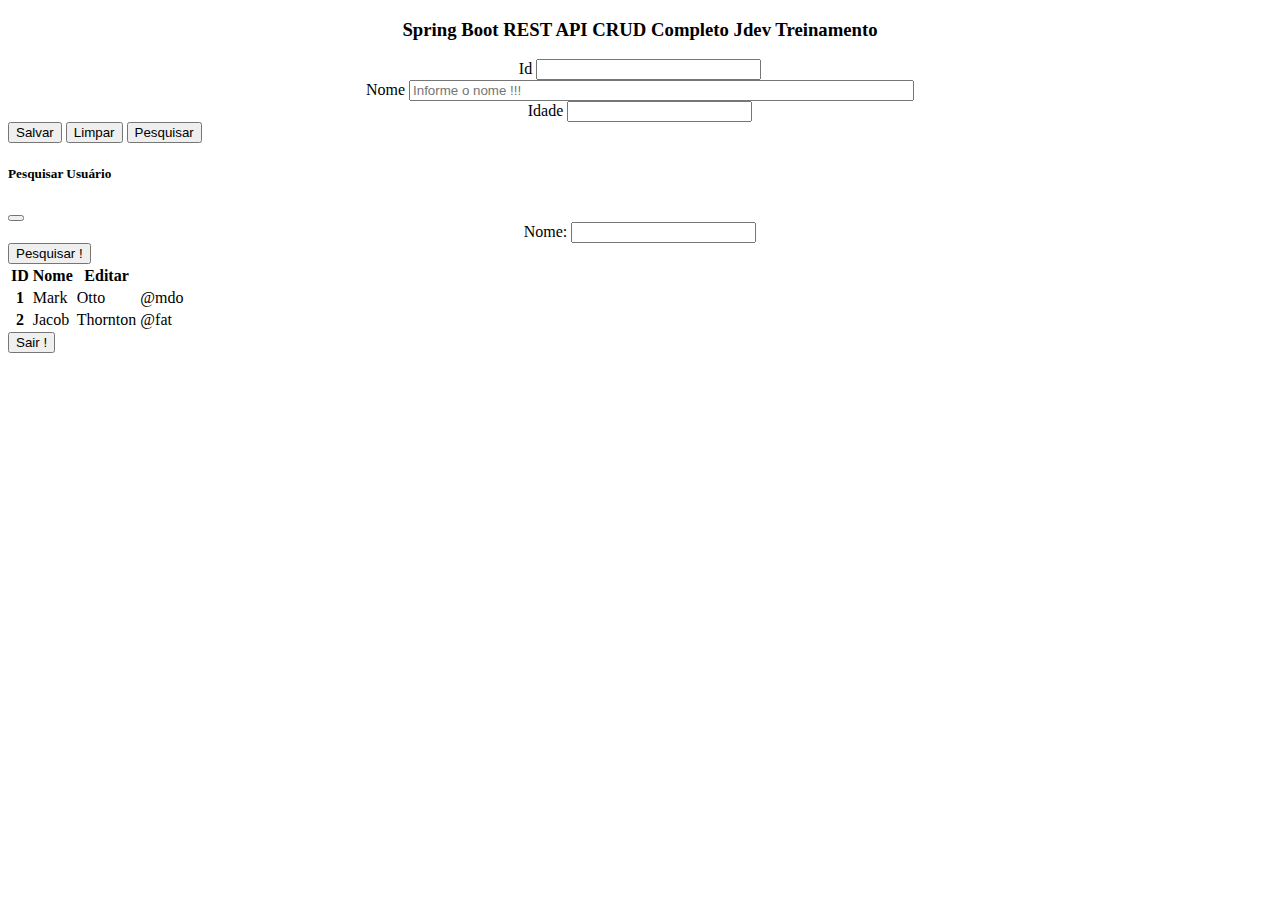
<file: springboot-rest-api-sample/src/main/resources/static/index.html>
<!DOCTYPE html>
<html lang="pt-br">
<head>
<meta charset="utf-8">
<meta name="viewport" content="width=device-width, initial-scale=1">
<!-- Bootstrap CSS -->
<link
	href="https://cdn.jsdelivr.net/npm/bootstrap@5.1.3/dist/css/bootstrap.min.css"
	rel="stylesheet"
	integrity="sha384-1BmE4kWBq78iYhFldvKuhfTAU6auU8tT94WrHftjDbrCEXSU1oBoqyl2QvZ6jIW3"
	crossorigin="anonymous">
<link rel="stylesheet" type="text/css" href="css.css" media="screen" />
<title>API REST FULL</title>
</head>
<body>
	<h3>Spring Boot REST API CRUD Completo Jdev Treinamento</h3>

	<form action="" id="formCadastroUser">

		<div class="mb-1">
			<label for="id" class="form-label">Id</label> <input type="text"
				class="form-control-sm" id="id" size="25px" readonly="readonly">
		</div>
		<div class="mb-2">
			<label id="nome1" for="nome" class="form-label">Nome</label> <input
				type="text" id="nome" class="form-control-sm" size="60px"
				placeholder="Informe o nome !!!">
		</div>
		<div class="mb-3">
			<label for="idade" class="form-label">Idade</label> <input
				type="number" class="form-control-sm" id="idade">
		</div>
	</form>

	<button type="button" class="btn btn-primary" onclick="salvarUsuario()">Salvar</button>
	<button type="button" class="btn btn-success"
		onclick="document.getElementById('formCadastroUser').reset()">Limpar</button>
	<button type="button" class="btn btn-danger" data-bs-toggle="modal"
		data-bs-target="#modalPesquisarUser" data-bs-whatever="@getbootstrap">Pesquisar</button>

	<div class="modal fade" id="modalPesquisarUser" tabindex="-1"
		aria-labelledby="exampleModalLabel" aria-hidden="true">
		<div class="modal-dialog">
			<div class="modal-content">
				<div class="modal-header">
					<h5 class="modal-title" id="exampleModalLabel">Pesquisar
						Usuário</h5>
					<button type="button" class="btn-close" data-bs-dismiss="modal"
						aria-label="Close"></button>
				</div>
				
				<div class="modal-body">
					<form>
						<div class="mb-3">
							<label for="nameBusca" class="col-form-label">Nome:</label> <input
								type="text" class="form-control" id="nameBusca">
						</div>

						<button type="button" class="btn btn-success">Pesquisar !</button>
						<!-- <div class="mb-3">
							<label for="message-text" class="col-form-label">Message:</label>
							<textarea class="form-control" id="message-text"></textarea>
						</div>  -->

					</form>

					<table class="table">
						<thead>
							<tr>
								<th scope="col">ID</th>
								<th scope="col">Nome</th>
								<th scope="col">Editar</th>
							</tr>
						</thead>
						<tbody>
							<tr>
								<th scope="row">1</th>
								<td>Mark</td>
								<td>Otto</td>
								<td>@mdo</td>
							</tr>
							<tr>
								<th scope="row">2</th>
								<td>Jacob</td>
								<td>Thornton</td>
								<td>@fat</td>
							</tr>

						</tbody>
					</table>

				</div>

				<!-- <div class="modal-footer">
						<button type="button" class="btn btn-primary">Send message</button>-->
				<button type="button" class="btn btn-danger" data-bs-dismiss="modal">Sair
					!</button>

			</div>
		</div>
	</div>
	</div>


	<script src="https://code.jquery.com/jquery-3.6.0.min.js"
		integrity="sha256-/xUj+3OJU5yExlq6GSYGSHk7tPXikynS7ogEvDej/m4="
		crossorigin="anonymous"></script>

	<!-- Option 1: Bootstrap Bundle with Popper -->
	<script
		src="https://cdn.jsdelivr.net/npm/bootstrap@5.1.3/dist/js/bootstrap.bundle.min.js"
		integrity="sha384-ka7Sk0Gln4gmtz2MlQnikT1wXgYsOg+OMhuP+IlRH9sENBO0LRn5q+8nbTov4+1p"
		crossorigin="anonymous"></script>


	<script type="text/javascript">
		function salvarUsuario() {
			//busca valores no campo
			var id = $("#id").val();
			var nome = $("#nome").val();
			var idade = $("#idade").val();

			//Trabalhando com Ajax - Sempre vai ser usado esse modelo para se comunicar com a API
			$.ajax({
				method : "POST",
				url : "salvar",
				data : JSON.stringify({
					id : id,
					nome : nome,
					idade : idade
				}),
				contentType : "application/json; charset=utf-8",
				success : function(response) {
					$("#id").val(response.id);
					alert("Salvo com Sucesso!");
				}
			}).fail(function(xhr, status, errorThrown) {
				alert("Erro ao salvar usuario !: " + xhr.responseText);
			});

		}
	</script>

</body>
</html>
</file>
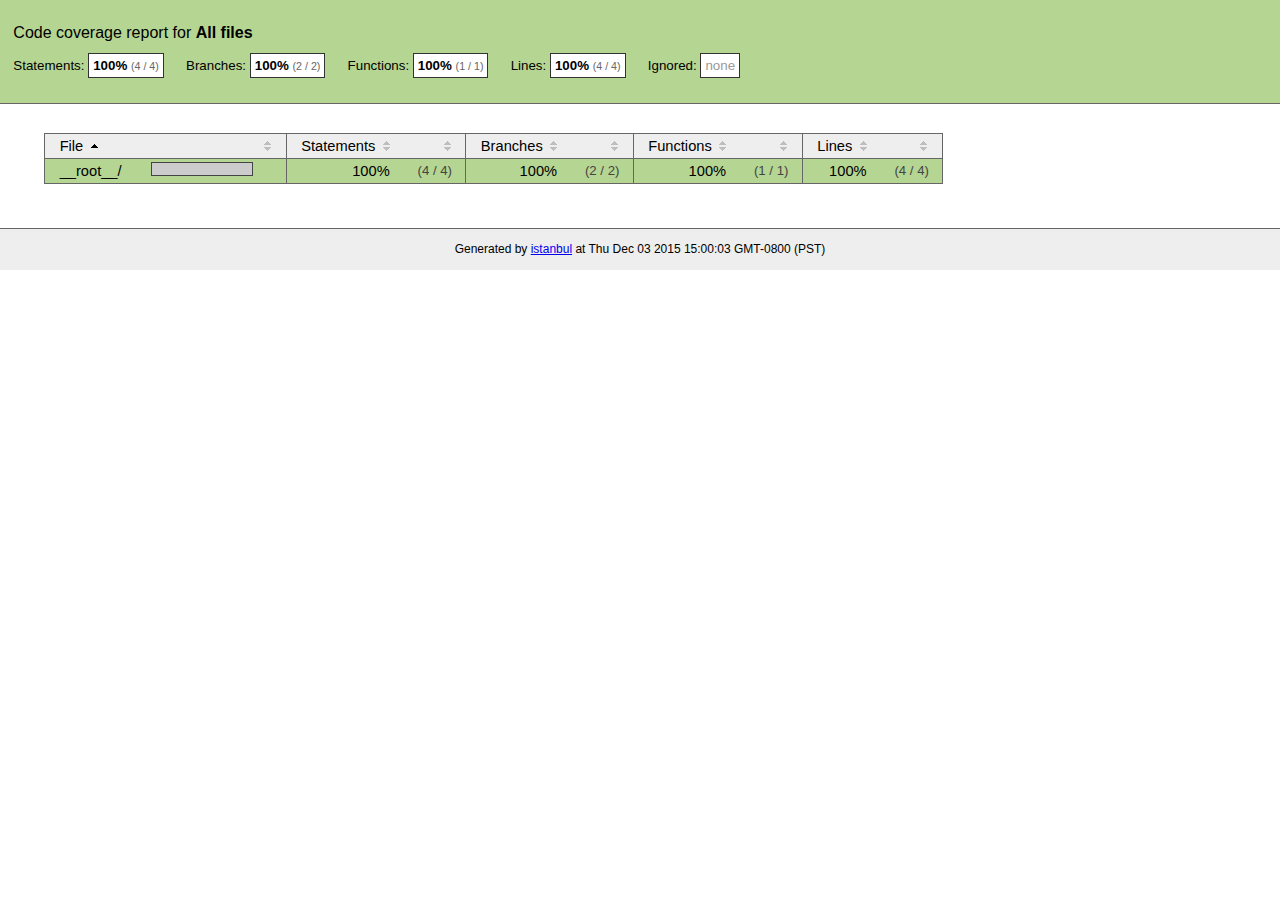
<file: .metadata/.plugins/org.eclipse.wildwebdeveloper.embedder.node/node-v16.13.0-win-x64/node_modules/npm/node_modules/unique-filename/coverage/index.html>
<!doctype html>
<html lang="en">
<head>
    <title>Code coverage report for All files</title>
    <meta charset="utf-8">
    <link rel="stylesheet" href="prettify.css">
    <link rel="stylesheet" href="base.css">
    <style type='text/css'>
        div.coverage-summary .sorter {
            background-image: url(sort-arrow-sprite.png);
        }
    </style>
</head>
<body>
<div class="header high">
    <h1>Code coverage report for <span class="entity">All files</span></h1>
    <h2>
        Statements: <span class="metric">100% <small>(4 / 4)</small></span> &nbsp;&nbsp;&nbsp;&nbsp;
        Branches: <span class="metric">100% <small>(2 / 2)</small></span> &nbsp;&nbsp;&nbsp;&nbsp;
        Functions: <span class="metric">100% <small>(1 / 1)</small></span> &nbsp;&nbsp;&nbsp;&nbsp;
        Lines: <span class="metric">100% <small>(4 / 4)</small></span> &nbsp;&nbsp;&nbsp;&nbsp;
        Ignored: <span class="metric"><span class="ignore-none">none</span></span> &nbsp;&nbsp;&nbsp;&nbsp;
    </h2>
    <div class="path"></div>
</div>
<div class="body">
<div class="coverage-summary">
<table>
<thead>
<tr>
   <th data-col="file" data-fmt="html" data-html="true" class="file">File</th>
   <th data-col="pic" data-type="number" data-fmt="html" data-html="true" class="pic"></th>
   <th data-col="statements" data-type="number" data-fmt="pct" class="pct">Statements</th>
   <th data-col="statements_raw" data-type="number" data-fmt="html" class="abs"></th>
   <th data-col="branches" data-type="number" data-fmt="pct" class="pct">Branches</th>
   <th data-col="branches_raw" data-type="number" data-fmt="html" class="abs"></th>
   <th data-col="functions" data-type="number" data-fmt="pct" class="pct">Functions</th>
   <th data-col="functions_raw" data-type="number" data-fmt="html" class="abs"></th>
   <th data-col="lines" data-type="number" data-fmt="pct" class="pct">Lines</th>
   <th data-col="lines_raw" data-type="number" data-fmt="html" class="abs"></th>
</tr>
</thead>
<tbody><tr>
	<td class="file high" data-value="__root__/"><a href="__root__/index.html">__root__/</a></td>
	<td data-value="100" class="pic high"><span class="cover-fill cover-full" style="width: 100px;"></span><span class="cover-empty" style="width:0px;"></span></td>
	<td data-value="100" class="pct high">100%</td>
	<td data-value="4" class="abs high">(4&nbsp;/&nbsp;4)</td>
	<td data-value="100" class="pct high">100%</td>
	<td data-value="2" class="abs high">(2&nbsp;/&nbsp;2)</td>
	<td data-value="100" class="pct high">100%</td>
	<td data-value="1" class="abs high">(1&nbsp;/&nbsp;1)</td>
	<td data-value="100" class="pct high">100%</td>
	<td data-value="4" class="abs high">(4&nbsp;/&nbsp;4)</td>
	</tr>

</tbody>
</table>
</div>
</div>
<div class="footer">
    <div class="meta">Generated by <a href="http://istanbul-js.org/" target="_blank">istanbul</a> at Thu Dec 03 2015 15:00:03 GMT-0800 (PST)</div>
</div>
<script src="prettify.js"></script>
<script>
window.onload = function () {
        if (typeof prettyPrint === 'function') {
            prettyPrint();
        }
};
</script>
<script src="sorter.js"></script>
</body>
</html>
</file>
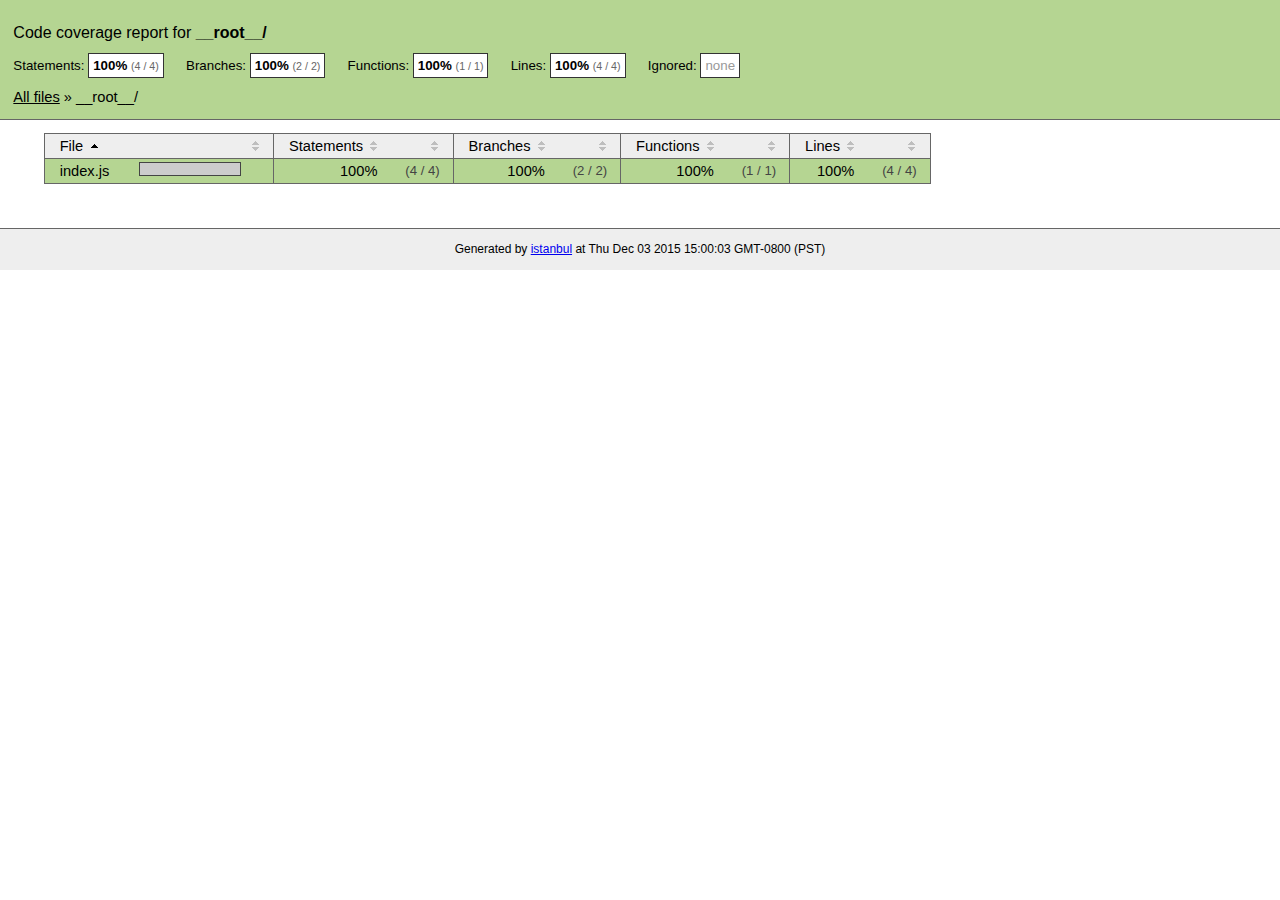
<file: .metadata/.plugins/org.eclipse.wildwebdeveloper.embedder.node/node-v16.13.0-win-x64/node_modules/npm/node_modules/unique-filename/coverage/__root__/index.html>
<!doctype html>
<html lang="en">
<head>
    <title>Code coverage report for __root__/</title>
    <meta charset="utf-8">
    <link rel="stylesheet" href="../prettify.css">
    <link rel="stylesheet" href="../base.css">
    <style type='text/css'>
        div.coverage-summary .sorter {
            background-image: url(../sort-arrow-sprite.png);
        }
    </style>
</head>
<body>
<div class="header high">
    <h1>Code coverage report for <span class="entity">__root__/</span></h1>
    <h2>
        Statements: <span class="metric">100% <small>(4 / 4)</small></span> &nbsp;&nbsp;&nbsp;&nbsp;
        Branches: <span class="metric">100% <small>(2 / 2)</small></span> &nbsp;&nbsp;&nbsp;&nbsp;
        Functions: <span class="metric">100% <small>(1 / 1)</small></span> &nbsp;&nbsp;&nbsp;&nbsp;
        Lines: <span class="metric">100% <small>(4 / 4)</small></span> &nbsp;&nbsp;&nbsp;&nbsp;
        Ignored: <span class="metric"><span class="ignore-none">none</span></span> &nbsp;&nbsp;&nbsp;&nbsp;
    </h2>
    <div class="path"><a href="../index.html">All files</a> &#187; __root__/</div>
</div>
<div class="body">
<div class="coverage-summary">
<table>
<thead>
<tr>
   <th data-col="file" data-fmt="html" data-html="true" class="file">File</th>
   <th data-col="pic" data-type="number" data-fmt="html" data-html="true" class="pic"></th>
   <th data-col="statements" data-type="number" data-fmt="pct" class="pct">Statements</th>
   <th data-col="statements_raw" data-type="number" data-fmt="html" class="abs"></th>
   <th data-col="branches" data-type="number" data-fmt="pct" class="pct">Branches</th>
   <th data-col="branches_raw" data-type="number" data-fmt="html" class="abs"></th>
   <th data-col="functions" data-type="number" data-fmt="pct" class="pct">Functions</th>
   <th data-col="functions_raw" data-type="number" data-fmt="html" class="abs"></th>
   <th data-col="lines" data-type="number" data-fmt="pct" class="pct">Lines</th>
   <th data-col="lines_raw" data-type="number" data-fmt="html" class="abs"></th>
</tr>
</thead>
<tbody><tr>
	<td class="file high" data-value="index.js"><a href="index.js.html">index.js</a></td>
	<td data-value="100" class="pic high"><span class="cover-fill cover-full" style="width: 100px;"></span><span class="cover-empty" style="width:0px;"></span></td>
	<td data-value="100" class="pct high">100%</td>
	<td data-value="4" class="abs high">(4&nbsp;/&nbsp;4)</td>
	<td data-value="100" class="pct high">100%</td>
	<td data-value="2" class="abs high">(2&nbsp;/&nbsp;2)</td>
	<td data-value="100" class="pct high">100%</td>
	<td data-value="1" class="abs high">(1&nbsp;/&nbsp;1)</td>
	<td data-value="100" class="pct high">100%</td>
	<td data-value="4" class="abs high">(4&nbsp;/&nbsp;4)</td>
	</tr>

</tbody>
</table>
</div>
</div>
<div class="footer">
    <div class="meta">Generated by <a href="http://istanbul-js.org/" target="_blank">istanbul</a> at Thu Dec 03 2015 15:00:03 GMT-0800 (PST)</div>
</div>
<script src="../prettify.js"></script>
<script>
window.onload = function () {
        if (typeof prettyPrint === 'function') {
            prettyPrint();
        }
};
</script>
<script src="../sorter.js"></script>
</body>
</html>
</file>
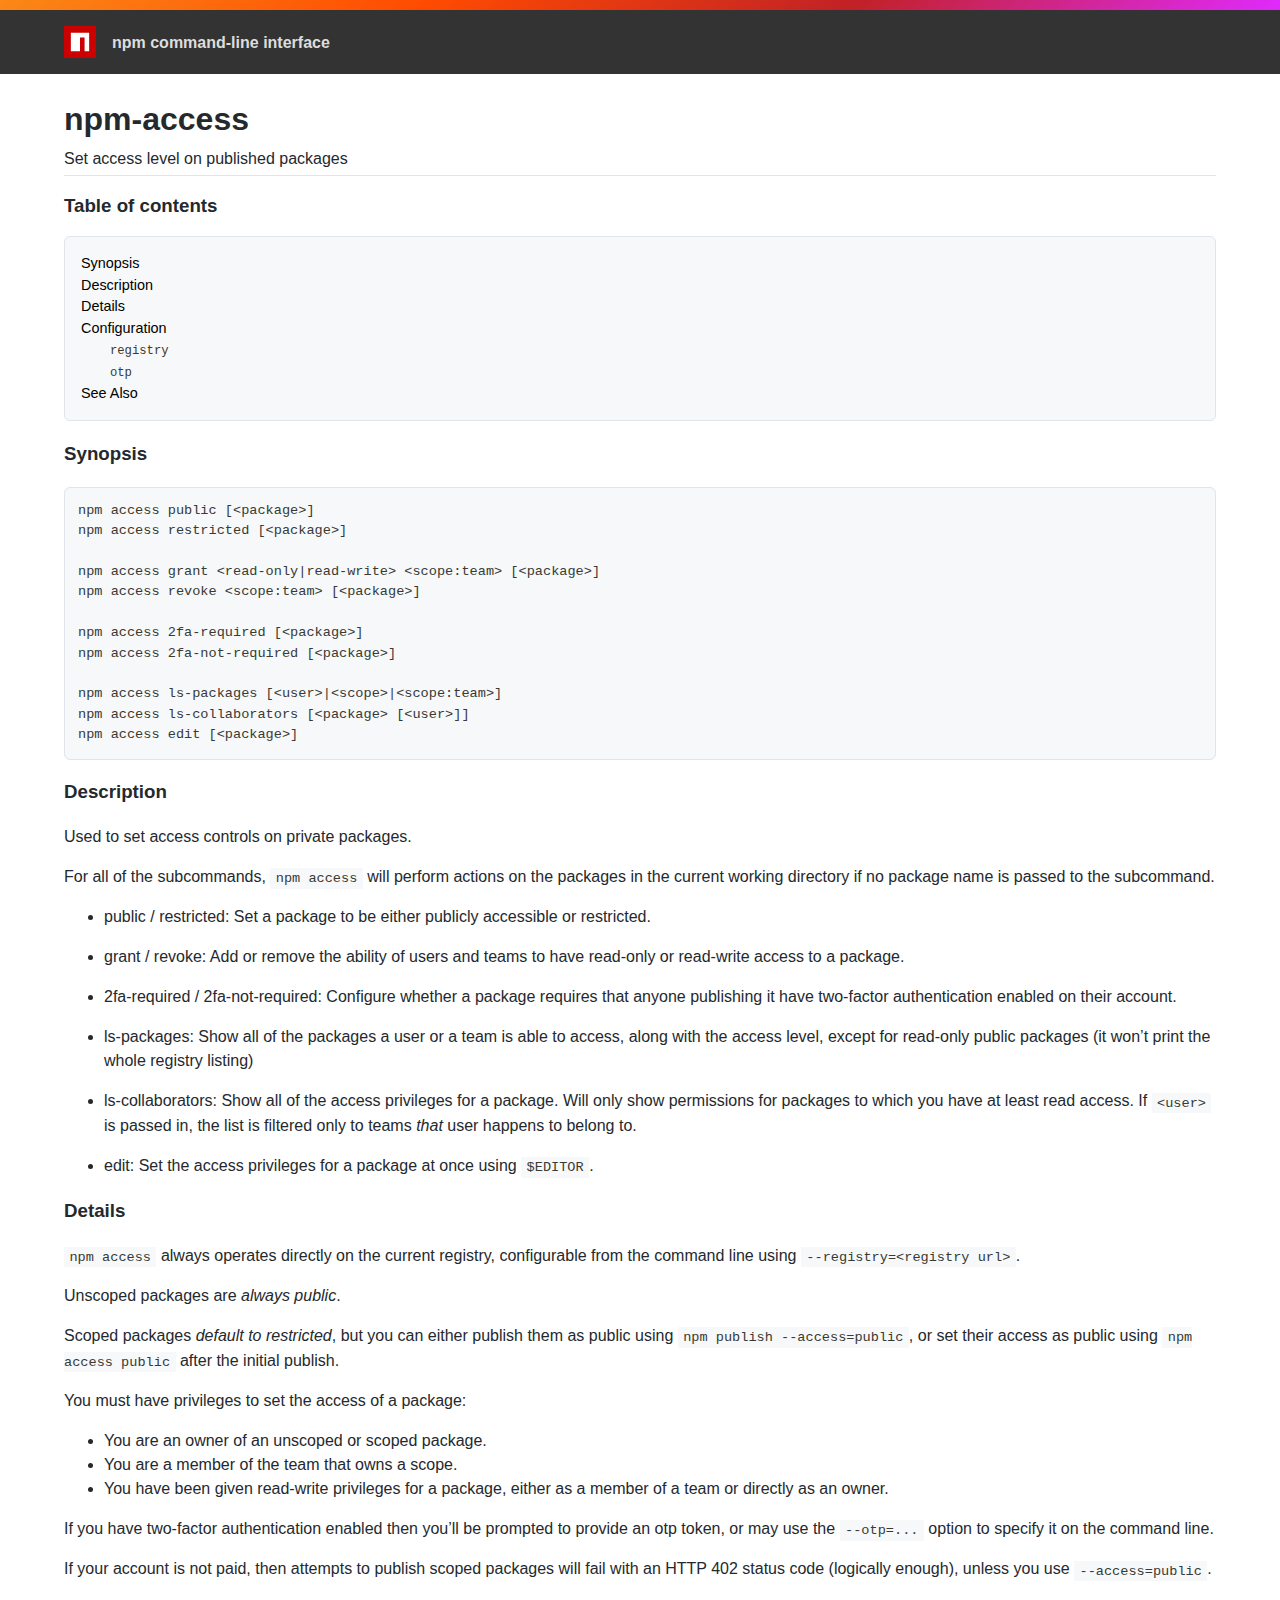
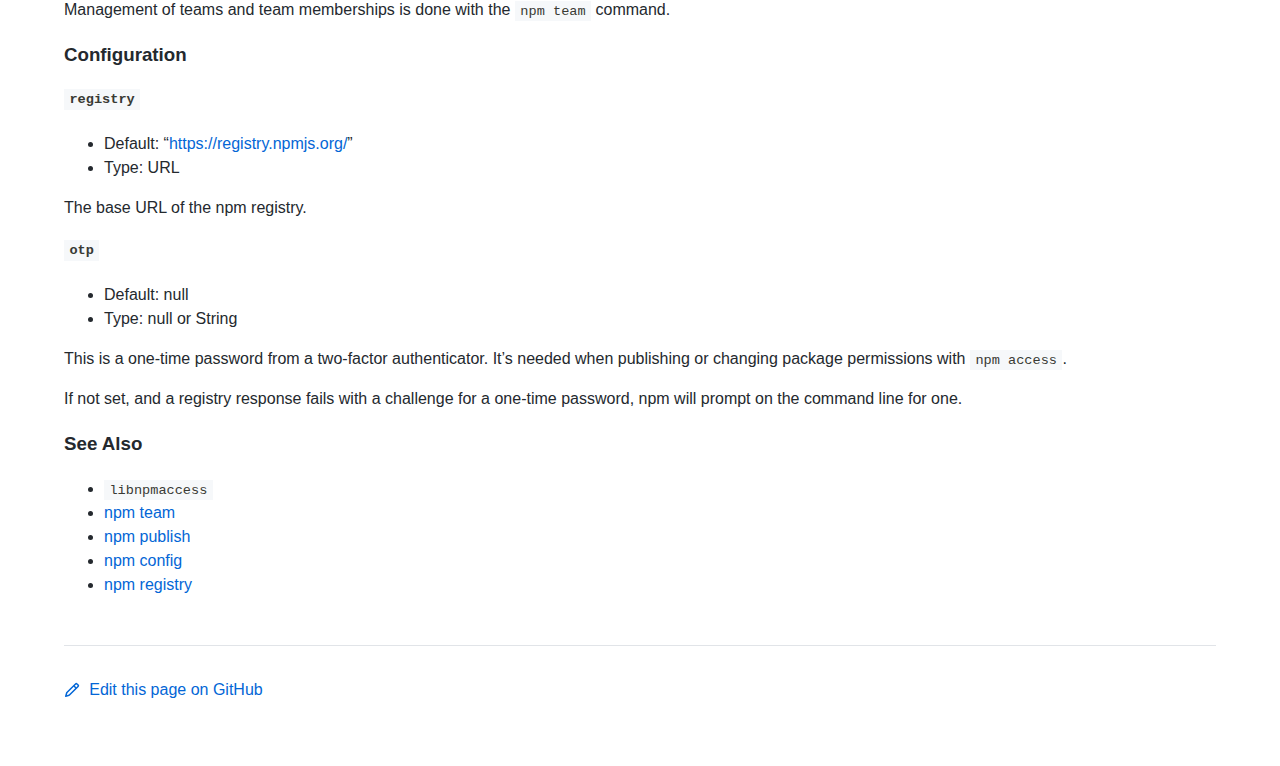
<file: .metadata/.plugins/org.eclipse.wildwebdeveloper.embedder.node/node-v16.13.0-win-x64/node_modules/npm/docs/output/commands/npm-access.html>
<html><head>
<title>npm-access</title>
<style>
body {
    background-color: #ffffff;
    color: #24292e;

    margin: 0;

    line-height: 1.5;

    font-family: -apple-system, BlinkMacSystemFont, "Segoe UI", Helvetica, Arial, sans-serif, "Apple Color Emoji", "Segoe UI Emoji";
}
#rainbar {
    height: 10px;
    background-image: linear-gradient(139deg, #fb8817, #ff4b01, #c12127, #e02aff);
}

a {
    text-decoration: none;
    color: #0366d6;
}
a:hover {
    text-decoration: underline;
}

pre {
    margin: 1em 0px;
    padding: 1em;
    border: solid 1px #e1e4e8;
    border-radius: 6px;

    display: block;
    overflow: auto;

    white-space: pre;

    background-color: #f6f8fa;
    color: #393a34;
}
code {
    font-family: SFMono-Regular, Consolas, "Liberation Mono", Menlo, Courier, monospace;
    font-size: 85%;
    padding: 0.2em 0.4em;
    background-color: #f6f8fa;
    color: #393a34;
}
pre > code {
    padding: 0;
    background-color: inherit;
    color: inherit;
}
h1, h2, h3 {
    font-weight: 600;
}

#logobar {
    background-color: #333333;
    margin: 0 auto;
    padding: 1em 4em;
}
#logobar .logo {
    float: left;
}
#logobar .title {
    font-weight: 600;
    color: #dddddd;
    float: left;
    margin: 5px 0 0 1em;
}
#logobar:after {
    content: "";
    display: block;
    clear: both;
}

#content {
    margin: 0 auto;
    padding: 0 4em;
}

#table_of_contents > h2 {
    font-size: 1.17em;
}
#table_of_contents ul:first-child {
    border: solid 1px #e1e4e8;
    border-radius: 6px;
    padding: 1em;
    background-color: #f6f8fa;
    color: #393a34;
}
#table_of_contents ul {
    list-style-type: none;
    padding-left: 1.5em;
}
#table_of_contents li {
    font-size: 0.9em;
}
#table_of_contents li a {
    color: #000000;
}

header.title {
    border-bottom: solid 1px #e1e4e8;
}
header.title > h1 {
    margin-bottom: 0.25em;
}
header.title > .description {
    display: block;
    margin-bottom: 0.5em;
    line-height: 1;
}

footer#edit {
    border-top: solid 1px #e1e4e8;
    margin: 3em 0 4em 0;
    padding-top: 2em;
}
</style>
</head>
<body>
<div id="banner">
<div id="rainbar"></div>
<div id="logobar">
<svg class="logo" role="img" height="32" width="32" viewBox="0 0 700 700">
<polygon fill="#cb0000" points="0,700 700,700 700,0 0,0"></polygon>
<polygon fill="#ffffff" points="150,550 350,550 350,250 450,250 450,550 550,550 550,150 150,150"></polygon>
</svg>
<div class="title">
npm command-line interface
</div>
</div>
</div>

<section id="content">
<header class="title">
<h1 id="npm-access">npm-access</h1>
<span class="description">Set access level on published packages</span>
</header>

<section id="table_of_contents">
<h2 id="table-of-contents">Table of contents</h2>
<div id="_table_of_contents"><ul><li><a href="#synopsis">Synopsis</a></li><li><a href="#description">Description</a></li><li><a href="#details">Details</a></li><li><a href="#configuration">Configuration</a></li><ul><li><a href="#registry"><code>registry</code></a></li><li><a href="#otp"><code>otp</code></a></li></ul><li><a href="#see-also">See Also</a></li></ul></div>
</section>

<div id="_content"><h3 id="synopsis">Synopsis</h3>
<pre lang="bash"><code>npm access public [&lt;package&gt;]
npm access restricted [&lt;package&gt;]

npm access grant &lt;read-only|read-write&gt; &lt;scope:team&gt; [&lt;package&gt;]
npm access revoke &lt;scope:team&gt; [&lt;package&gt;]

npm access 2fa-required [&lt;package&gt;]
npm access 2fa-not-required [&lt;package&gt;]

npm access ls-packages [&lt;user&gt;|&lt;scope&gt;|&lt;scope:team&gt;]
npm access ls-collaborators [&lt;package&gt; [&lt;user&gt;]]
npm access edit [&lt;package&gt;]
</code></pre>
<h3 id="description">Description</h3>
<p>Used to set access controls on private packages.</p>
<p>For all of the subcommands, <code>npm access</code> will perform actions on the packages
in the current working directory if no package name is passed to the
subcommand.</p>
<ul>
<li>
<p>public / restricted:
Set a package to be either publicly accessible or restricted.</p>
</li>
<li>
<p>grant / revoke:
Add or remove the ability of users and teams to have read-only or read-write
access to a package.</p>
</li>
<li>
<p>2fa-required / 2fa-not-required:
Configure whether a package requires that anyone publishing it have two-factor
authentication enabled on their account.</p>
</li>
<li>
<p>ls-packages:
Show all of the packages a user or a team is able to access, along with the
access level, except for read-only public packages (it won’t print the whole
registry listing)</p>
</li>
<li>
<p>ls-collaborators:
Show all of the access privileges for a package. Will only show permissions
for packages to which you have at least read access. If <code>&lt;user&gt;</code> is passed in,
the list is filtered only to teams <em>that</em> user happens to belong to.</p>
</li>
<li>
<p>edit:
Set the access privileges for a package at once using <code>$EDITOR</code>.</p>
</li>
</ul>
<h3 id="details">Details</h3>
<p><code>npm access</code> always operates directly on the current registry, configurable
from the command line using <code>--registry=&lt;registry url&gt;</code>.</p>
<p>Unscoped packages are <em>always public</em>.</p>
<p>Scoped packages <em>default to restricted</em>, but you can either publish them as
public using <code>npm publish --access=public</code>, or set their access as public using
<code>npm access public</code> after the initial publish.</p>
<p>You must have privileges to set the access of a package:</p>
<ul>
<li>You are an owner of an unscoped or scoped package.</li>
<li>You are a member of the team that owns a scope.</li>
<li>You have been given read-write privileges for a package, either as a member
of a team or directly as an owner.</li>
</ul>
<p>If you have two-factor authentication enabled then you’ll be prompted to
provide an otp token, or may use the <code>--otp=...</code> option to specify it on
the command line.</p>
<p>If your account is not paid, then attempts to publish scoped packages will
fail with an HTTP 402 status code (logically enough), unless you use
<code>--access=public</code>.</p>
<p>Management of teams and team memberships is done with the <code>npm team</code> command.</p>
<h3 id="configuration">Configuration</h3>
<!-- raw HTML omitted -->
<!-- raw HTML omitted -->
<!-- raw HTML omitted -->
<h4 id="registry"><code>registry</code></h4>
<ul>
<li>Default: “<a href="https://registry.npmjs.org/">https://registry.npmjs.org/</a>”</li>
<li>Type: URL</li>
</ul>
<p>The base URL of the npm registry.</p>
<!-- raw HTML omitted -->
<!-- raw HTML omitted -->
<h4 id="otp"><code>otp</code></h4>
<ul>
<li>Default: null</li>
<li>Type: null or String</li>
</ul>
<p>This is a one-time password from a two-factor authenticator. It’s needed
when publishing or changing package permissions with <code>npm access</code>.</p>
<p>If not set, and a registry response fails with a challenge for a one-time
password, npm will prompt on the command line for one.</p>
<!-- raw HTML omitted -->
<!-- raw HTML omitted -->
<!-- raw HTML omitted -->
<h3 id="see-also">See Also</h3>
<ul>
<li><a href="https://npm.im/libnpmaccess"><code>libnpmaccess</code></a></li>
<li><a href="../commands/npm-team.html">npm team</a></li>
<li><a href="../commands/npm-publish.html">npm publish</a></li>
<li><a href="../commands/npm-config.html">npm config</a></li>
<li><a href="../using-npm/registry.html">npm registry</a></li>
</ul>
</div>

<footer id="edit">
<a href="https://github.com/npm/cli/edit/latest/docs/content/commands/npm-access.md">
<svg role="img" viewBox="0 0 16 16" width="16" height="16" fill="currentcolor" style="vertical-align: text-bottom; margin-right: 0.3em;">
<path fill-rule="evenodd" d="M11.013 1.427a1.75 1.75 0 012.474 0l1.086 1.086a1.75 1.75 0 010 2.474l-8.61 8.61c-.21.21-.47.364-.756.445l-3.251.93a.75.75 0 01-.927-.928l.929-3.25a1.75 1.75 0 01.445-.758l8.61-8.61zm1.414 1.06a.25.25 0 00-.354 0L10.811 3.75l1.439 1.44 1.263-1.263a.25.25 0 000-.354l-1.086-1.086zM11.189 6.25L9.75 4.81l-6.286 6.287a.25.25 0 00-.064.108l-.558 1.953 1.953-.558a.249.249 0 00.108-.064l6.286-6.286z"></path>
</svg>
Edit this page on GitHub
</a>
</footer>
</section>



</body></html>
</file>
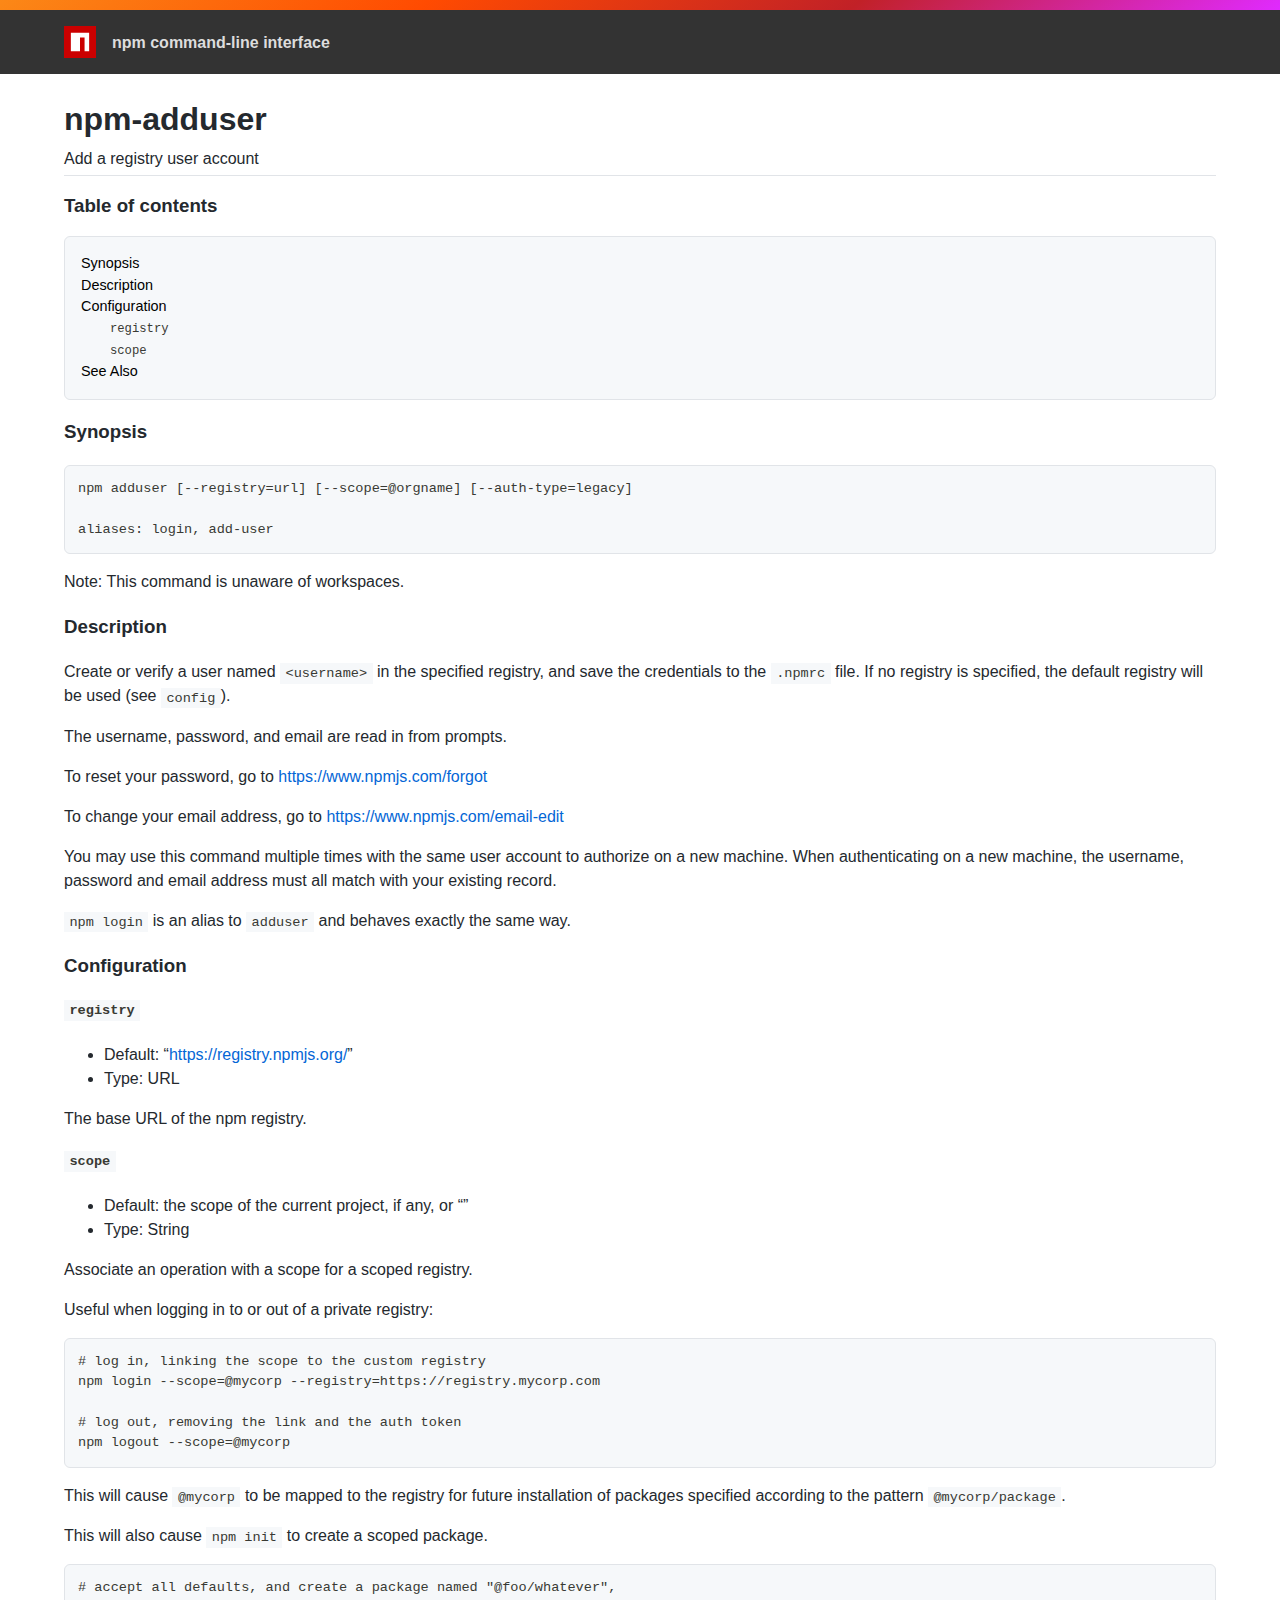
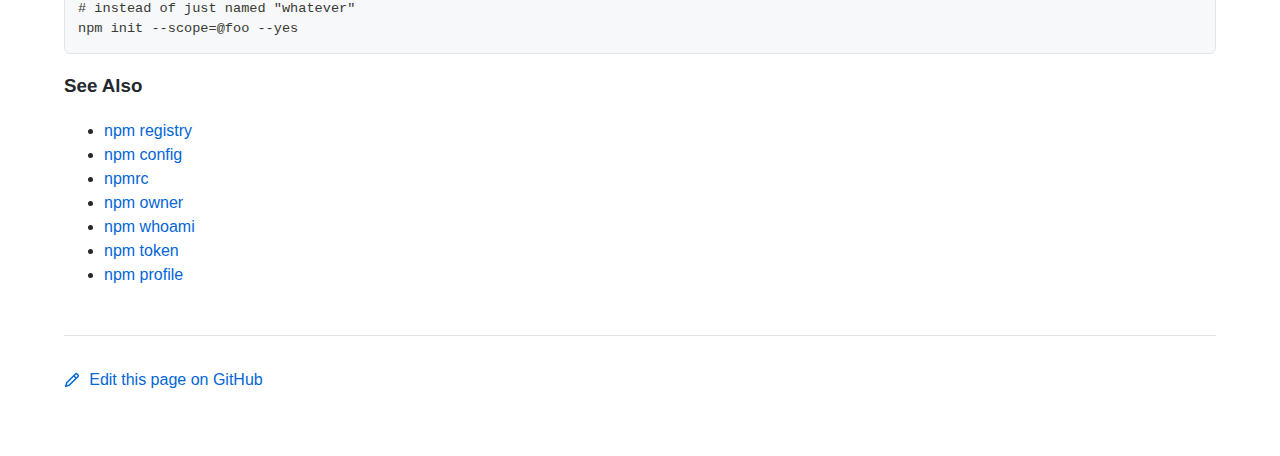
<file: .metadata/.plugins/org.eclipse.wildwebdeveloper.embedder.node/node-v16.13.0-win-x64/node_modules/npm/docs/output/commands/npm-adduser.html>
<html><head>
<title>npm-adduser</title>
<style>
body {
    background-color: #ffffff;
    color: #24292e;

    margin: 0;

    line-height: 1.5;

    font-family: -apple-system, BlinkMacSystemFont, "Segoe UI", Helvetica, Arial, sans-serif, "Apple Color Emoji", "Segoe UI Emoji";
}
#rainbar {
    height: 10px;
    background-image: linear-gradient(139deg, #fb8817, #ff4b01, #c12127, #e02aff);
}

a {
    text-decoration: none;
    color: #0366d6;
}
a:hover {
    text-decoration: underline;
}

pre {
    margin: 1em 0px;
    padding: 1em;
    border: solid 1px #e1e4e8;
    border-radius: 6px;

    display: block;
    overflow: auto;

    white-space: pre;

    background-color: #f6f8fa;
    color: #393a34;
}
code {
    font-family: SFMono-Regular, Consolas, "Liberation Mono", Menlo, Courier, monospace;
    font-size: 85%;
    padding: 0.2em 0.4em;
    background-color: #f6f8fa;
    color: #393a34;
}
pre > code {
    padding: 0;
    background-color: inherit;
    color: inherit;
}
h1, h2, h3 {
    font-weight: 600;
}

#logobar {
    background-color: #333333;
    margin: 0 auto;
    padding: 1em 4em;
}
#logobar .logo {
    float: left;
}
#logobar .title {
    font-weight: 600;
    color: #dddddd;
    float: left;
    margin: 5px 0 0 1em;
}
#logobar:after {
    content: "";
    display: block;
    clear: both;
}

#content {
    margin: 0 auto;
    padding: 0 4em;
}

#table_of_contents > h2 {
    font-size: 1.17em;
}
#table_of_contents ul:first-child {
    border: solid 1px #e1e4e8;
    border-radius: 6px;
    padding: 1em;
    background-color: #f6f8fa;
    color: #393a34;
}
#table_of_contents ul {
    list-style-type: none;
    padding-left: 1.5em;
}
#table_of_contents li {
    font-size: 0.9em;
}
#table_of_contents li a {
    color: #000000;
}

header.title {
    border-bottom: solid 1px #e1e4e8;
}
header.title > h1 {
    margin-bottom: 0.25em;
}
header.title > .description {
    display: block;
    margin-bottom: 0.5em;
    line-height: 1;
}

footer#edit {
    border-top: solid 1px #e1e4e8;
    margin: 3em 0 4em 0;
    padding-top: 2em;
}
</style>
</head>
<body>
<div id="banner">
<div id="rainbar"></div>
<div id="logobar">
<svg class="logo" role="img" height="32" width="32" viewBox="0 0 700 700">
<polygon fill="#cb0000" points="0,700 700,700 700,0 0,0"></polygon>
<polygon fill="#ffffff" points="150,550 350,550 350,250 450,250 450,550 550,550 550,150 150,150"></polygon>
</svg>
<div class="title">
npm command-line interface
</div>
</div>
</div>

<section id="content">
<header class="title">
<h1 id="npm-adduser">npm-adduser</h1>
<span class="description">Add a registry user account</span>
</header>

<section id="table_of_contents">
<h2 id="table-of-contents">Table of contents</h2>
<div id="_table_of_contents"><ul><li><a href="#synopsis">Synopsis</a></li><li><a href="#description">Description</a></li><li><a href="#configuration">Configuration</a></li><ul><li><a href="#registry"><code>registry</code></a></li><li><a href="#scope"><code>scope</code></a></li></ul><li><a href="#see-also">See Also</a></li></ul></div>
</section>

<div id="_content"><h3 id="synopsis">Synopsis</h3>
<pre lang="bash"><code>npm adduser [--registry=url] [--scope=@orgname] [--auth-type=legacy]

aliases: login, add-user
</code></pre>
<p>Note: This command is unaware of workspaces.</p>
<h3 id="description">Description</h3>
<p>Create or verify a user named <code>&lt;username&gt;</code> in the specified registry, and
save the credentials to the <code>.npmrc</code> file. If no registry is specified,
the default registry will be used (see <a href="../using-npm/config.html"><code>config</code></a>).</p>
<p>The username, password, and email are read in from prompts.</p>
<p>To reset your password, go to <a href="https://www.npmjs.com/forgot">https://www.npmjs.com/forgot</a></p>
<p>To change your email address, go to <a href="https://www.npmjs.com/email-edit">https://www.npmjs.com/email-edit</a></p>
<p>You may use this command multiple times with the same user account to
authorize on a new machine.  When authenticating on a new machine,
the username, password and email address must all match with
your existing record.</p>
<p><code>npm login</code> is an alias to <code>adduser</code> and behaves exactly the same way.</p>
<h3 id="configuration">Configuration</h3>
<!-- raw HTML omitted -->
<!-- raw HTML omitted -->
<!-- raw HTML omitted -->
<h4 id="registry"><code>registry</code></h4>
<ul>
<li>Default: “<a href="https://registry.npmjs.org/">https://registry.npmjs.org/</a>”</li>
<li>Type: URL</li>
</ul>
<p>The base URL of the npm registry.</p>
<!-- raw HTML omitted -->
<!-- raw HTML omitted -->
<h4 id="scope"><code>scope</code></h4>
<ul>
<li>Default: the scope of the current project, if any, or “”</li>
<li>Type: String</li>
</ul>
<p>Associate an operation with a scope for a scoped registry.</p>
<p>Useful when logging in to or out of a private registry:</p>
<pre><code># log in, linking the scope to the custom registry
npm login --scope=@mycorp --registry=https://registry.mycorp.com

# log out, removing the link and the auth token
npm logout --scope=@mycorp
</code></pre>
<p>This will cause <code>@mycorp</code> to be mapped to the registry for future
installation of packages specified according to the pattern
<code>@mycorp/package</code>.</p>
<p>This will also cause <code>npm init</code> to create a scoped package.</p>
<pre><code># accept all defaults, and create a package named "@foo/whatever",
# instead of just named "whatever"
npm init --scope=@foo --yes
</code></pre>
<!-- raw HTML omitted -->
<!-- raw HTML omitted -->
<!-- raw HTML omitted -->
<h3 id="see-also">See Also</h3>
<ul>
<li><a href="../using-npm/registry.html">npm registry</a></li>
<li><a href="../commands/npm-config.html">npm config</a></li>
<li><a href="../configuring-npm/npmrc.html">npmrc</a></li>
<li><a href="../commands/npm-owner.html">npm owner</a></li>
<li><a href="../commands/npm-whoami.html">npm whoami</a></li>
<li><a href="../commands/npm-token.html">npm token</a></li>
<li><a href="../commands/npm-profile.html">npm profile</a></li>
</ul>
</div>

<footer id="edit">
<a href="https://github.com/npm/cli/edit/latest/docs/content/commands/npm-adduser.md">
<svg role="img" viewBox="0 0 16 16" width="16" height="16" fill="currentcolor" style="vertical-align: text-bottom; margin-right: 0.3em;">
<path fill-rule="evenodd" d="M11.013 1.427a1.75 1.75 0 012.474 0l1.086 1.086a1.75 1.75 0 010 2.474l-8.61 8.61c-.21.21-.47.364-.756.445l-3.251.93a.75.75 0 01-.927-.928l.929-3.25a1.75 1.75 0 01.445-.758l8.61-8.61zm1.414 1.06a.25.25 0 00-.354 0L10.811 3.75l1.439 1.44 1.263-1.263a.25.25 0 000-.354l-1.086-1.086zM11.189 6.25L9.75 4.81l-6.286 6.287a.25.25 0 00-.064.108l-.558 1.953 1.953-.558a.249.249 0 00.108-.064l6.286-6.286z"></path>
</svg>
Edit this page on GitHub
</a>
</footer>
</section>



</body></html>
</file>
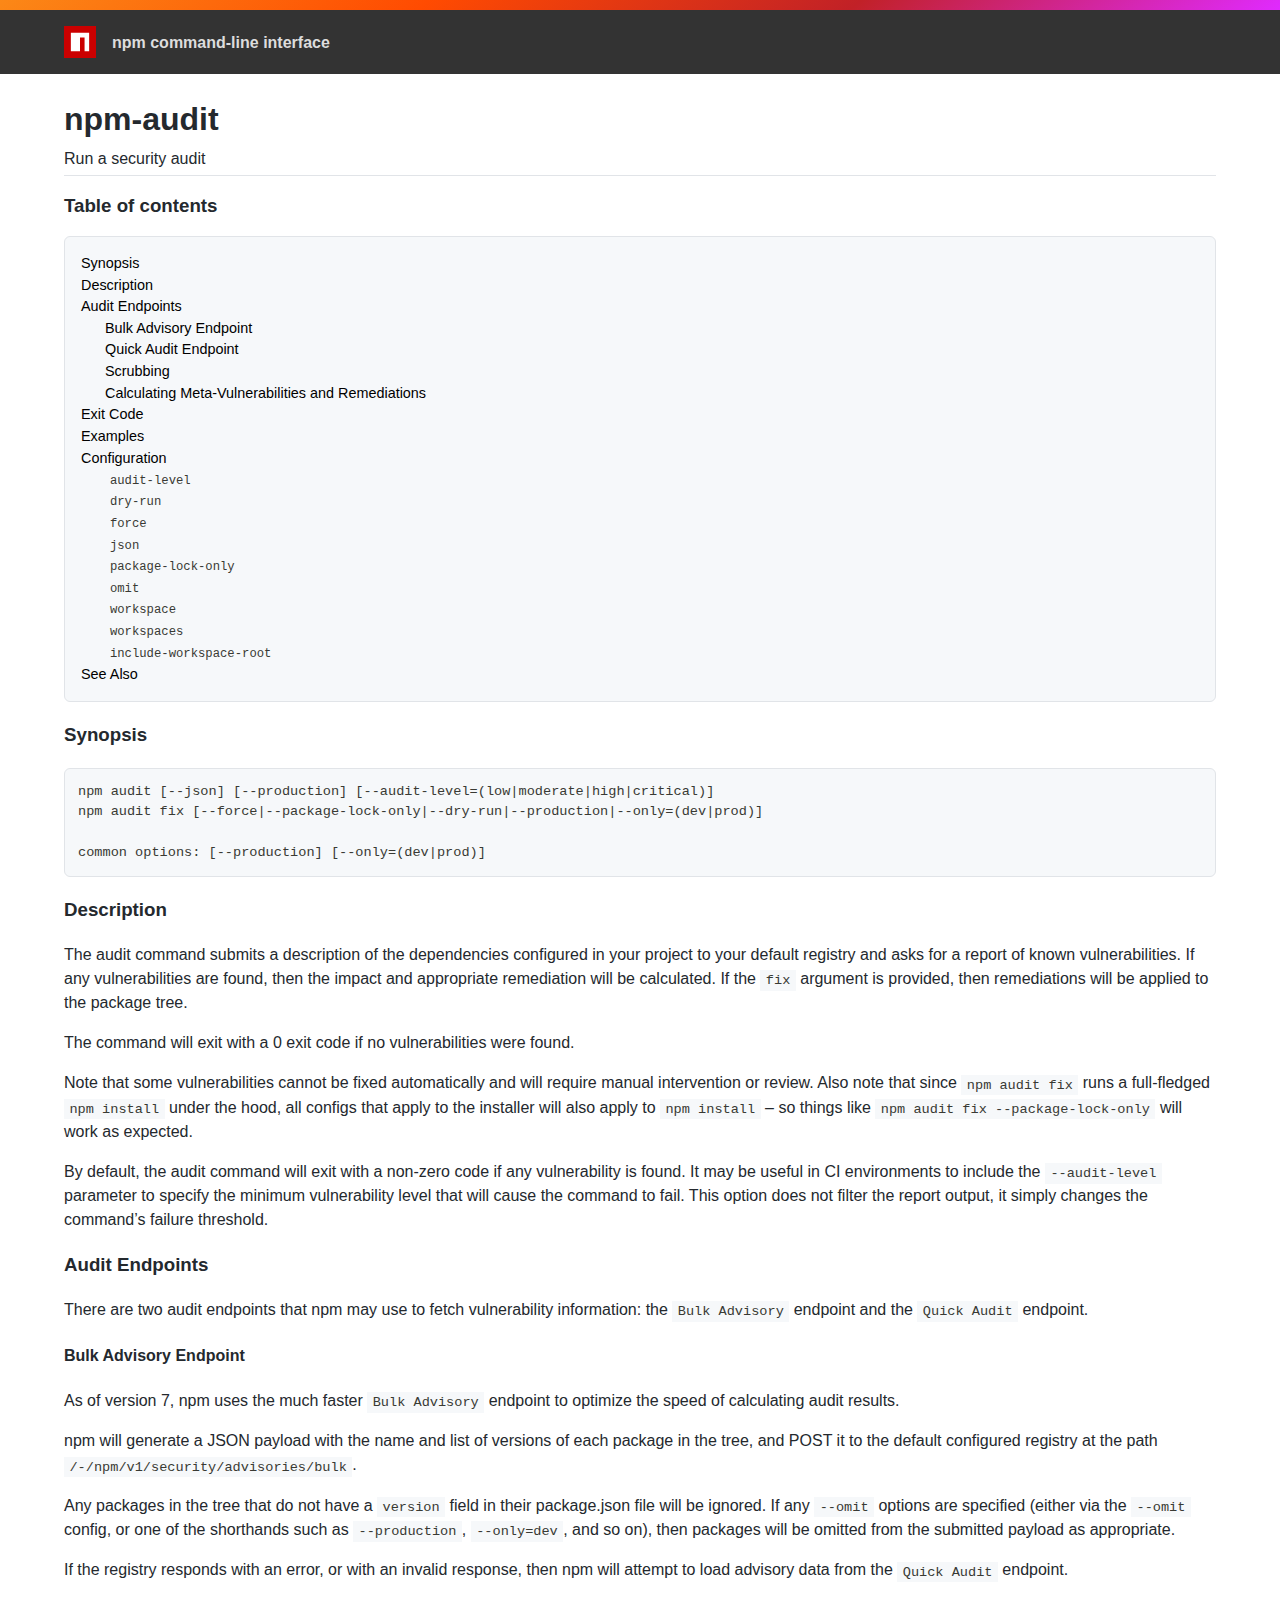
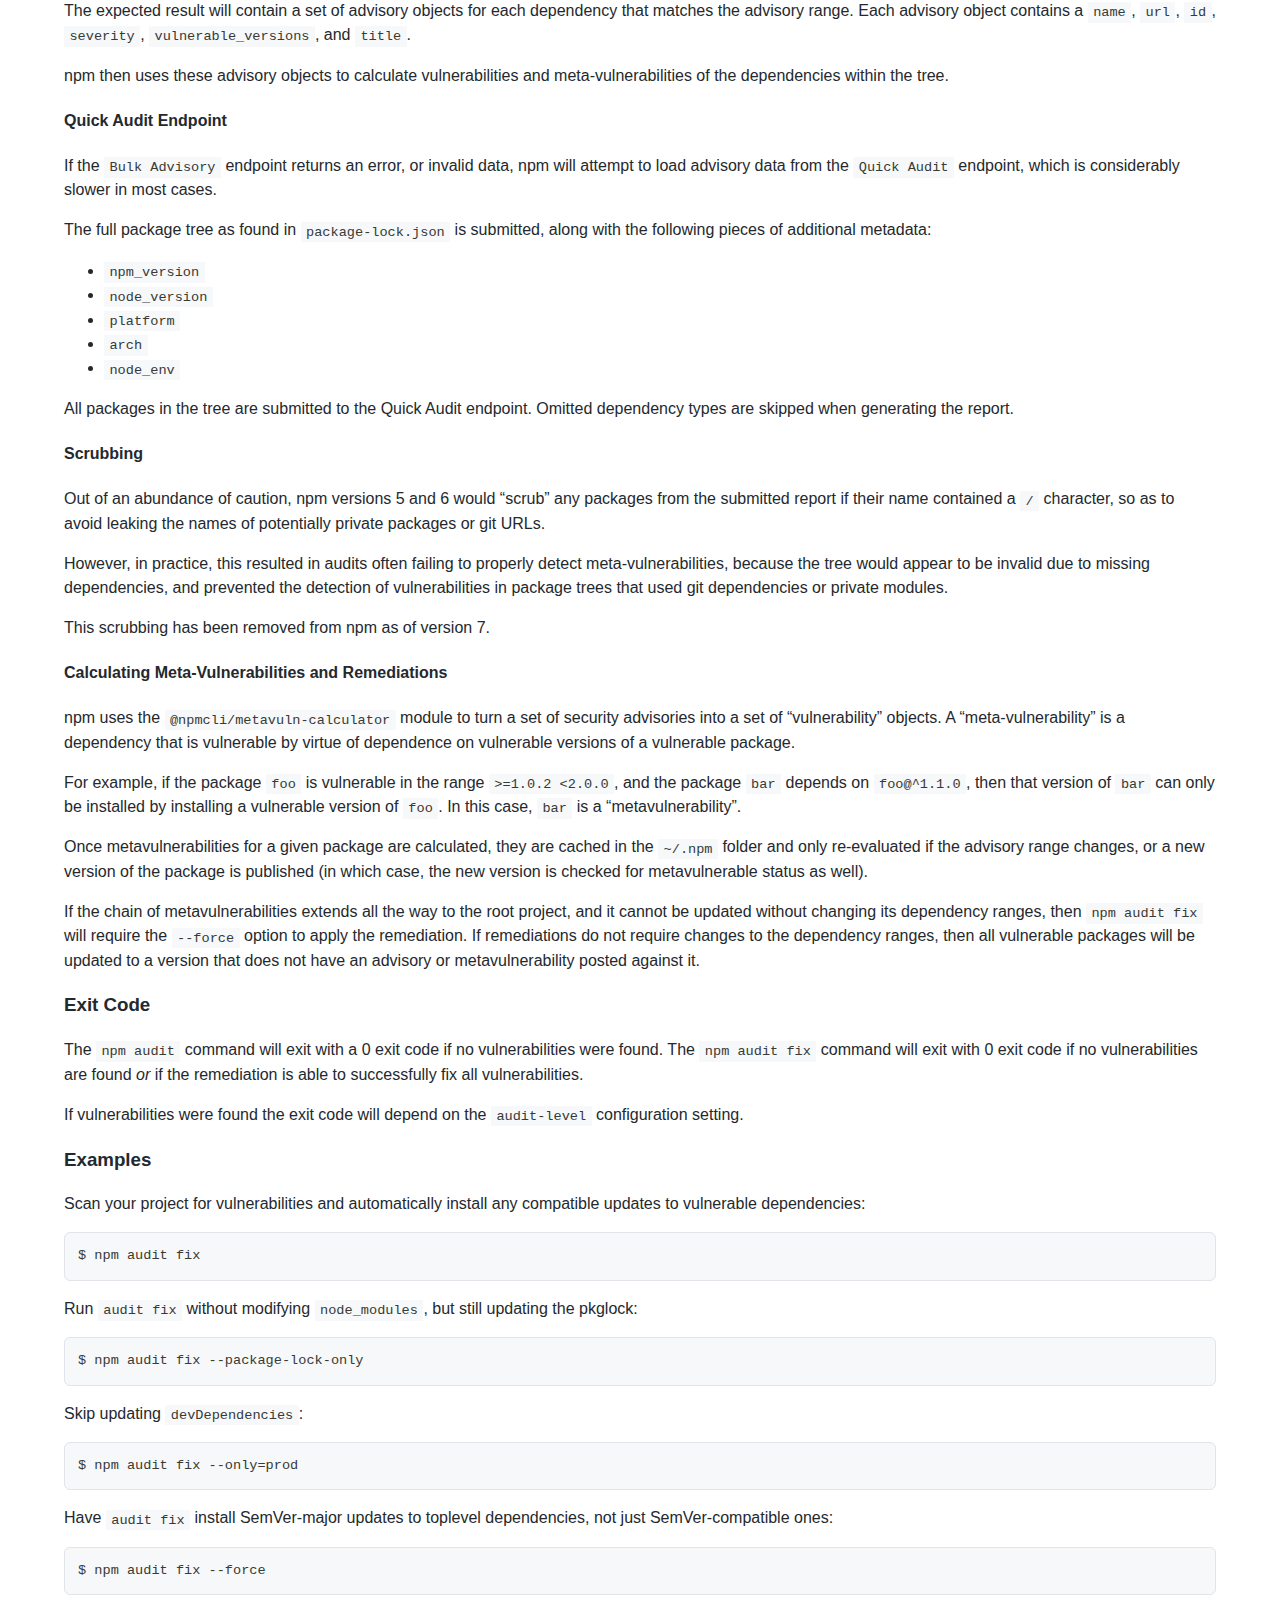
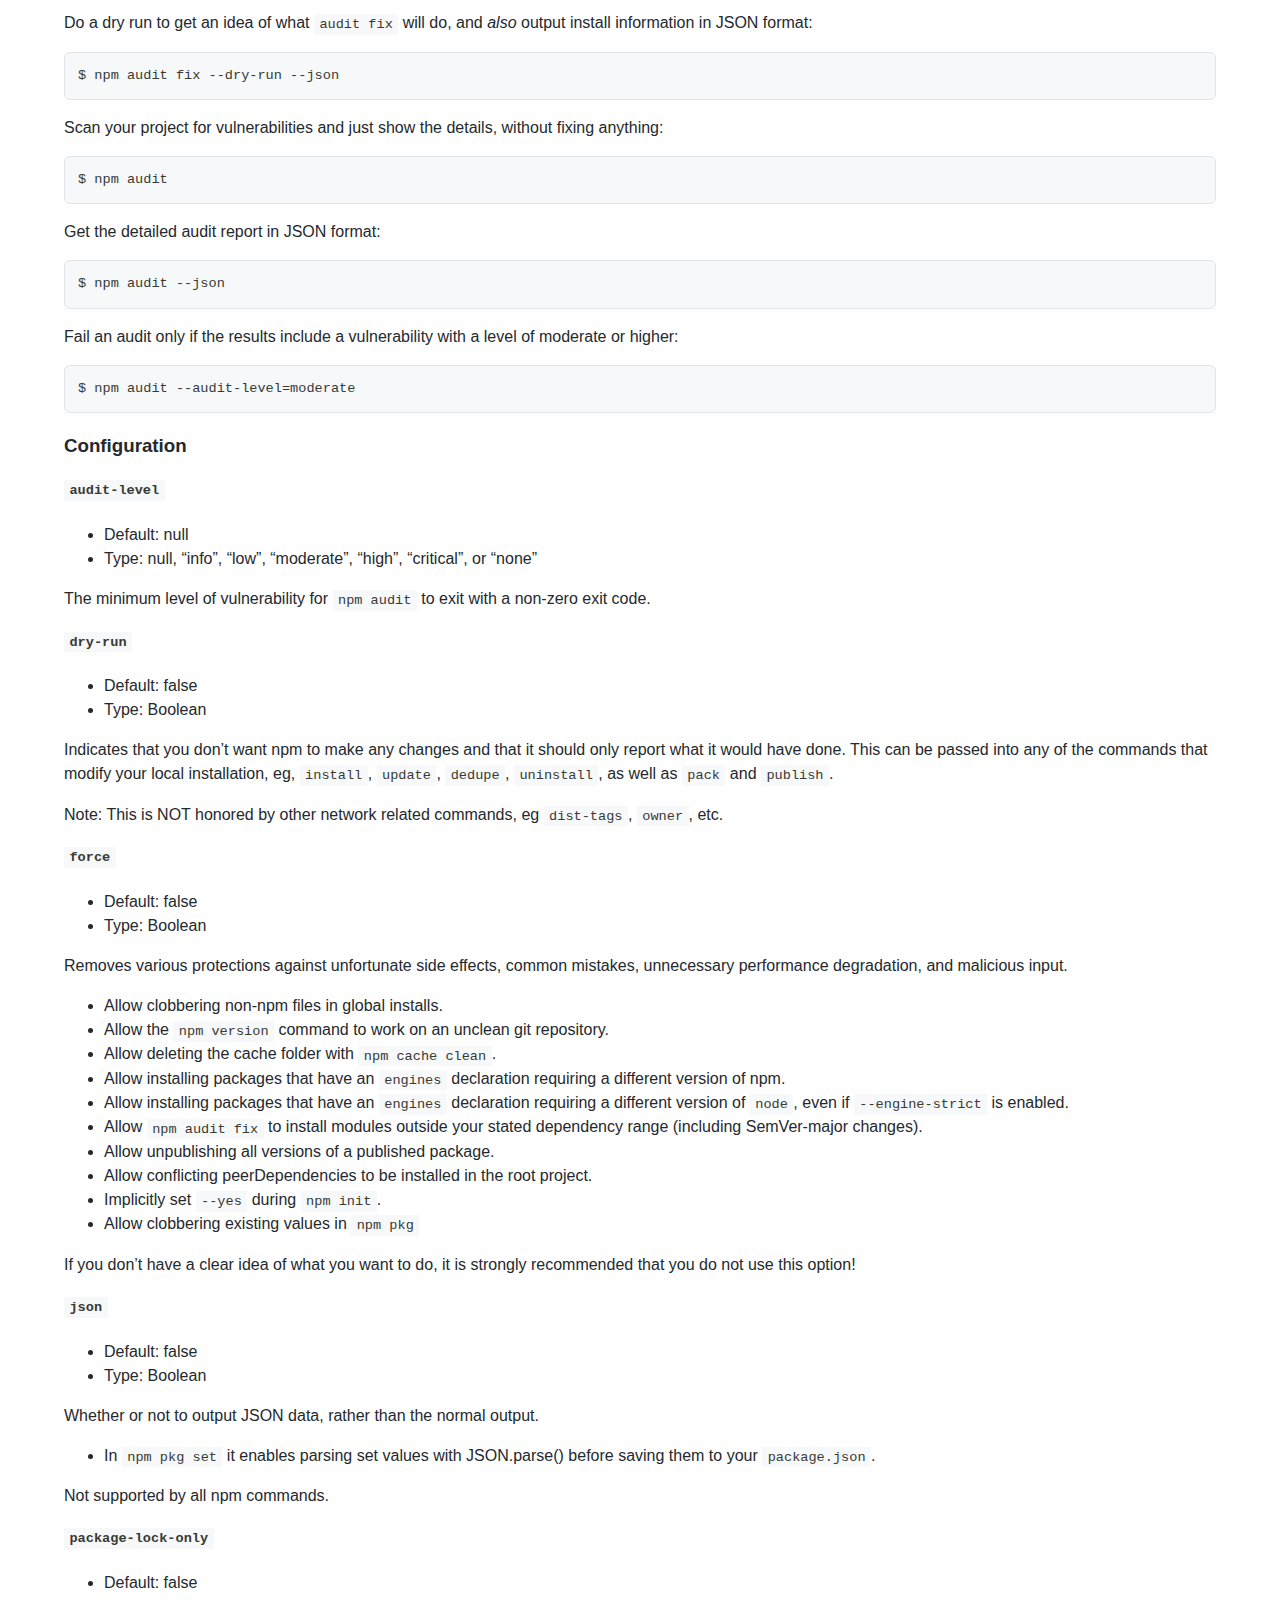
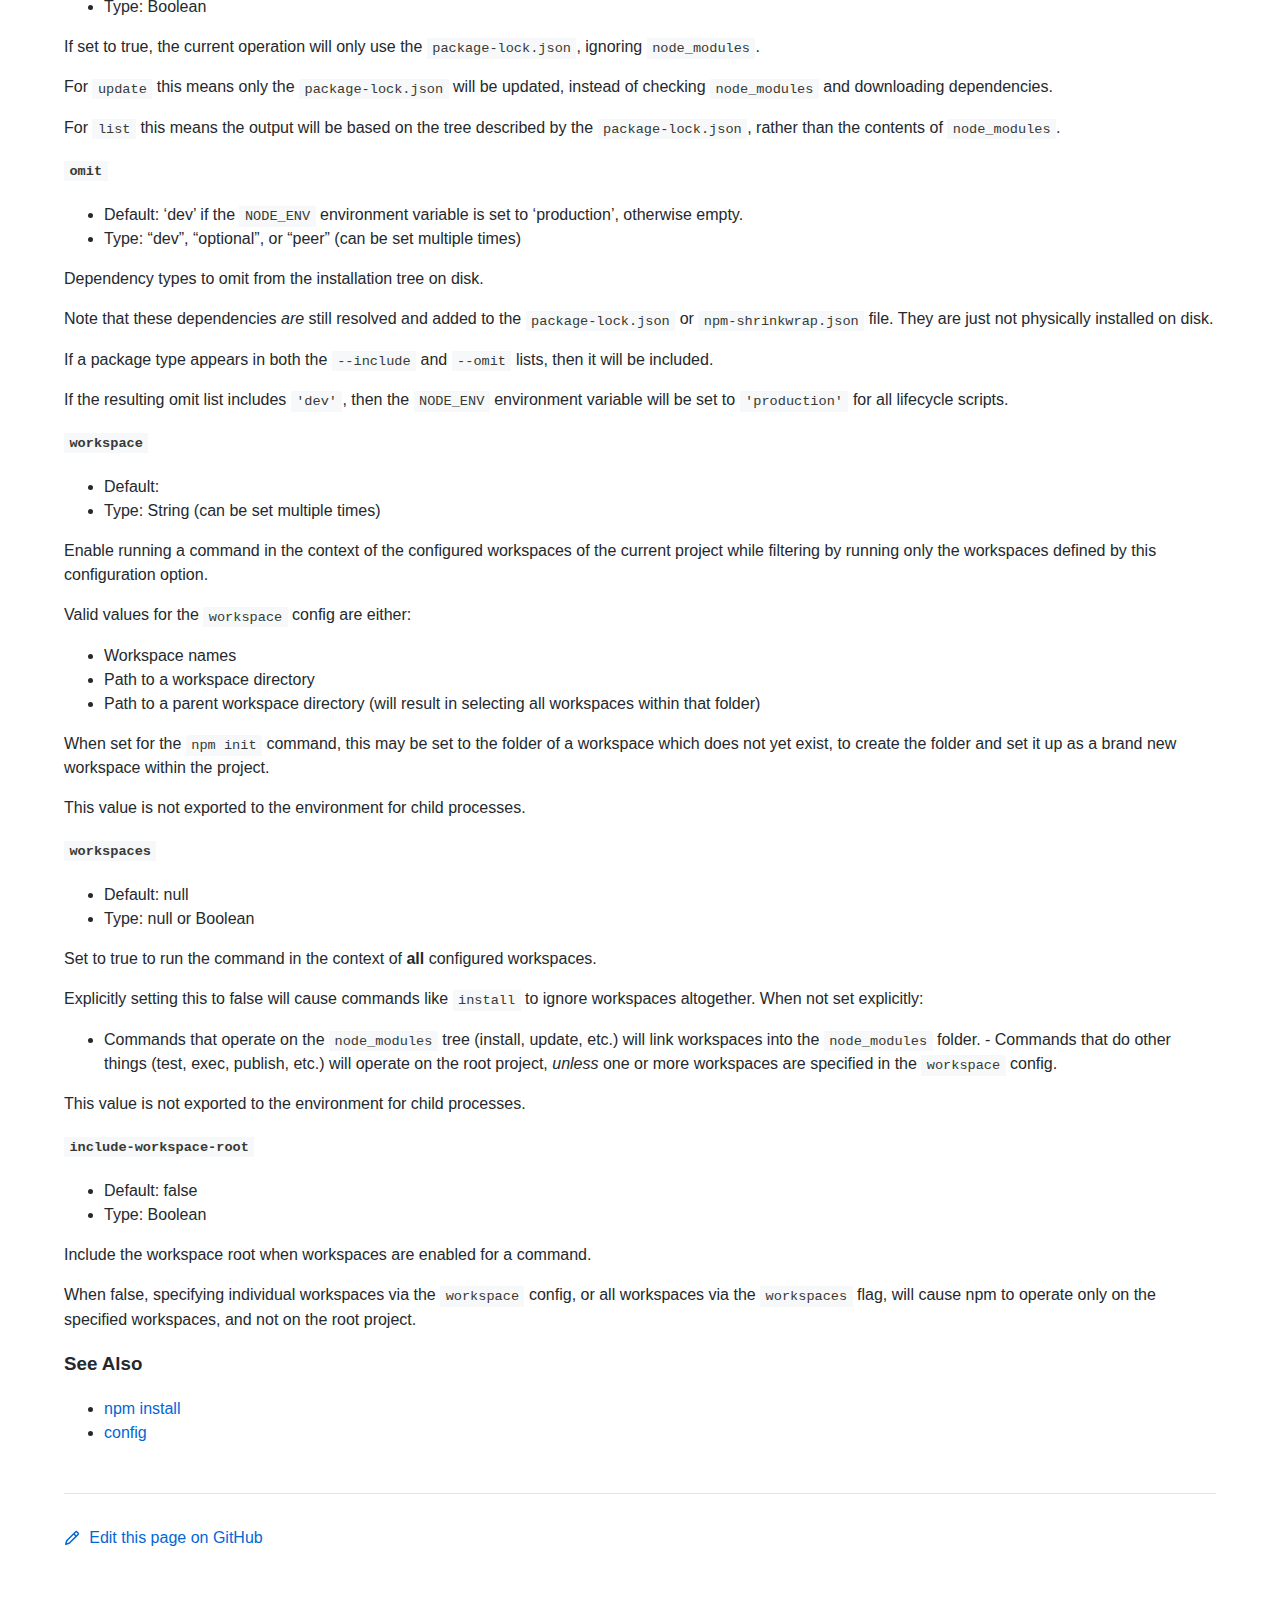
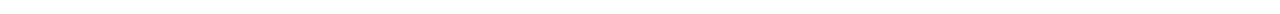
<file: .metadata/.plugins/org.eclipse.wildwebdeveloper.embedder.node/node-v16.13.0-win-x64/node_modules/npm/docs/output/commands/npm-audit.html>
<html><head>
<title>npm-audit</title>
<style>
body {
    background-color: #ffffff;
    color: #24292e;

    margin: 0;

    line-height: 1.5;

    font-family: -apple-system, BlinkMacSystemFont, "Segoe UI", Helvetica, Arial, sans-serif, "Apple Color Emoji", "Segoe UI Emoji";
}
#rainbar {
    height: 10px;
    background-image: linear-gradient(139deg, #fb8817, #ff4b01, #c12127, #e02aff);
}

a {
    text-decoration: none;
    color: #0366d6;
}
a:hover {
    text-decoration: underline;
}

pre {
    margin: 1em 0px;
    padding: 1em;
    border: solid 1px #e1e4e8;
    border-radius: 6px;

    display: block;
    overflow: auto;

    white-space: pre;

    background-color: #f6f8fa;
    color: #393a34;
}
code {
    font-family: SFMono-Regular, Consolas, "Liberation Mono", Menlo, Courier, monospace;
    font-size: 85%;
    padding: 0.2em 0.4em;
    background-color: #f6f8fa;
    color: #393a34;
}
pre > code {
    padding: 0;
    background-color: inherit;
    color: inherit;
}
h1, h2, h3 {
    font-weight: 600;
}

#logobar {
    background-color: #333333;
    margin: 0 auto;
    padding: 1em 4em;
}
#logobar .logo {
    float: left;
}
#logobar .title {
    font-weight: 600;
    color: #dddddd;
    float: left;
    margin: 5px 0 0 1em;
}
#logobar:after {
    content: "";
    display: block;
    clear: both;
}

#content {
    margin: 0 auto;
    padding: 0 4em;
}

#table_of_contents > h2 {
    font-size: 1.17em;
}
#table_of_contents ul:first-child {
    border: solid 1px #e1e4e8;
    border-radius: 6px;
    padding: 1em;
    background-color: #f6f8fa;
    color: #393a34;
}
#table_of_contents ul {
    list-style-type: none;
    padding-left: 1.5em;
}
#table_of_contents li {
    font-size: 0.9em;
}
#table_of_contents li a {
    color: #000000;
}

header.title {
    border-bottom: solid 1px #e1e4e8;
}
header.title > h1 {
    margin-bottom: 0.25em;
}
header.title > .description {
    display: block;
    margin-bottom: 0.5em;
    line-height: 1;
}

footer#edit {
    border-top: solid 1px #e1e4e8;
    margin: 3em 0 4em 0;
    padding-top: 2em;
}
</style>
</head>
<body>
<div id="banner">
<div id="rainbar"></div>
<div id="logobar">
<svg class="logo" role="img" height="32" width="32" viewBox="0 0 700 700">
<polygon fill="#cb0000" points="0,700 700,700 700,0 0,0"></polygon>
<polygon fill="#ffffff" points="150,550 350,550 350,250 450,250 450,550 550,550 550,150 150,150"></polygon>
</svg>
<div class="title">
npm command-line interface
</div>
</div>
</div>

<section id="content">
<header class="title">
<h1 id="npm-audit">npm-audit</h1>
<span class="description">Run a security audit</span>
</header>

<section id="table_of_contents">
<h2 id="table-of-contents">Table of contents</h2>
<div id="_table_of_contents"><ul><li><a href="#synopsis">Synopsis</a></li><li><a href="#description">Description</a></li><li><a href="#audit-endpoints">Audit Endpoints</a></li><ul><li><a href="#bulk-advisory-endpoint">Bulk Advisory Endpoint</a></li><li><a href="#quick-audit-endpoint">Quick Audit Endpoint</a></li><li><a href="#scrubbing">Scrubbing</a></li><li><a href="#calculating-meta-vulnerabilities-and-remediations">Calculating Meta-Vulnerabilities and Remediations</a></li></ul><li><a href="#exit-code">Exit Code</a></li><li><a href="#examples">Examples</a></li><li><a href="#configuration">Configuration</a></li><ul><li><a href="#audit-level"><code>audit-level</code></a></li><li><a href="#dry-run"><code>dry-run</code></a></li><li><a href="#force"><code>force</code></a></li><li><a href="#json"><code>json</code></a></li><li><a href="#package-lock-only"><code>package-lock-only</code></a></li><li><a href="#omit"><code>omit</code></a></li><li><a href="#workspace"><code>workspace</code></a></li><li><a href="#workspaces"><code>workspaces</code></a></li><li><a href="#include-workspace-root"><code>include-workspace-root</code></a></li></ul><li><a href="#see-also">See Also</a></li></ul></div>
</section>

<div id="_content"><h3 id="synopsis">Synopsis</h3>
<pre lang="bash"><code>npm audit [--json] [--production] [--audit-level=(low|moderate|high|critical)]
npm audit fix [--force|--package-lock-only|--dry-run|--production|--only=(dev|prod)]

common options: [--production] [--only=(dev|prod)]
</code></pre>
<h3 id="description">Description</h3>
<p>The audit command submits a description of the dependencies configured in
your project to your default registry and asks for a report of known
vulnerabilities.  If any vulnerabilities are found, then the impact and
appropriate remediation will be calculated.  If the <code>fix</code> argument is
provided, then remediations will be applied to the package tree.</p>
<p>The command will exit with a 0 exit code if no vulnerabilities were found.</p>
<p>Note that some vulnerabilities cannot be fixed automatically and will
require manual intervention or review.  Also note that since <code>npm audit fix</code> runs a full-fledged <code>npm install</code> under the hood, all configs that
apply to the installer will also apply to <code>npm install</code> – so things like
<code>npm audit fix --package-lock-only</code> will work as expected.</p>
<p>By default, the audit command will exit with a non-zero code if any
vulnerability is found. It may be useful in CI environments to include the
<code>--audit-level</code> parameter to specify the minimum vulnerability level that
will cause the command to fail. This option does not filter the report
output, it simply changes the command’s failure threshold.</p>
<h3 id="audit-endpoints">Audit Endpoints</h3>
<p>There are two audit endpoints that npm may use to fetch vulnerability
information: the <code>Bulk Advisory</code> endpoint and the <code>Quick Audit</code> endpoint.</p>
<h4 id="bulk-advisory-endpoint">Bulk Advisory Endpoint</h4>
<p>As of version 7, npm uses the much faster <code>Bulk Advisory</code> endpoint to
optimize the speed of calculating audit results.</p>
<p>npm will generate a JSON payload with the name and list of versions of each
package in the tree, and POST it to the default configured registry at
the path <code>/-/npm/v1/security/advisories/bulk</code>.</p>
<p>Any packages in the tree that do not have a <code>version</code> field in their
package.json file will be ignored.  If any <code>--omit</code> options are specified
(either via the <code>--omit</code> config, or one of the shorthands such as
<code>--production</code>, <code>--only=dev</code>, and so on), then packages will be omitted
from the submitted payload as appropriate.</p>
<p>If the registry responds with an error, or with an invalid response, then
npm will attempt to load advisory data from the <code>Quick Audit</code> endpoint.</p>
<p>The expected result will contain a set of advisory objects for each
dependency that matches the advisory range.  Each advisory object contains
a <code>name</code>, <code>url</code>, <code>id</code>, <code>severity</code>, <code>vulnerable_versions</code>, and <code>title</code>.</p>
<p>npm then uses these advisory objects to calculate vulnerabilities and
meta-vulnerabilities of the dependencies within the tree.</p>
<h4 id="quick-audit-endpoint">Quick Audit Endpoint</h4>
<p>If the <code>Bulk Advisory</code> endpoint returns an error, or invalid data, npm will
attempt to load advisory data from the <code>Quick Audit</code> endpoint, which is
considerably slower in most cases.</p>
<p>The full package tree as found in <code>package-lock.json</code> is submitted, along
with the following pieces of additional metadata:</p>
<ul>
<li><code>npm_version</code></li>
<li><code>node_version</code></li>
<li><code>platform</code></li>
<li><code>arch</code></li>
<li><code>node_env</code></li>
</ul>
<p>All packages in the tree are submitted to the Quick Audit endpoint.
Omitted dependency types are skipped when generating the report.</p>
<h4 id="scrubbing">Scrubbing</h4>
<p>Out of an abundance of caution, npm versions 5 and 6 would “scrub” any
packages from the submitted report if their name contained a <code>/</code> character,
so as to avoid leaking the names of potentially private packages or git
URLs.</p>
<p>However, in practice, this resulted in audits often failing to properly
detect meta-vulnerabilities, because the tree would appear to be invalid
due to missing dependencies, and prevented the detection of vulnerabilities
in package trees that used git dependencies or private modules.</p>
<p>This scrubbing has been removed from npm as of version 7.</p>
<h4 id="calculating-meta-vulnerabilities-and-remediations">Calculating Meta-Vulnerabilities and Remediations</h4>
<p>npm uses the
<a href="http://npm.im/@npmcli/metavuln-calculator"><code>@npmcli/metavuln-calculator</code></a>
module to turn a set of security advisories into a set of “vulnerability”
objects.  A “meta-vulnerability” is a dependency that is vulnerable by
virtue of dependence on vulnerable versions of a vulnerable package.</p>
<p>For example, if the package <code>foo</code> is vulnerable in the range <code>&gt;=1.0.2 &lt;2.0.0</code>, and the package <code>bar</code> depends on <code>foo@^1.1.0</code>, then that version
of <code>bar</code> can only be installed by installing a vulnerable version of <code>foo</code>.
In this case, <code>bar</code> is a “metavulnerability”.</p>
<p>Once metavulnerabilities for a given package are calculated, they are
cached in the <code>~/.npm</code> folder and only re-evaluated if the advisory range
changes, or a new version of the package is published (in which case, the
new version is checked for metavulnerable status as well).</p>
<p>If the chain of metavulnerabilities extends all the way to the root
project, and it cannot be updated without changing its dependency ranges,
then <code>npm audit fix</code> will require the <code>--force</code> option to apply the
remediation.  If remediations do not require changes to the dependency
ranges, then all vulnerable packages will be updated to a version that does
not have an advisory or metavulnerability posted against it.</p>
<h3 id="exit-code">Exit Code</h3>
<p>The <code>npm audit</code> command will exit with a 0 exit code if no vulnerabilities
were found.  The <code>npm audit fix</code> command will exit with 0 exit code if no
vulnerabilities are found <em>or</em> if the remediation is able to successfully
fix all vulnerabilities.</p>
<p>If vulnerabilities were found the exit code will depend on the
<code>audit-level</code> configuration setting.</p>
<h3 id="examples">Examples</h3>
<p>Scan your project for vulnerabilities and automatically install any compatible
updates to vulnerable dependencies:</p>
<pre lang="bash"><code>$ npm audit fix
</code></pre>
<p>Run <code>audit fix</code> without modifying <code>node_modules</code>, but still updating the
pkglock:</p>
<pre lang="bash"><code>$ npm audit fix --package-lock-only
</code></pre>
<p>Skip updating <code>devDependencies</code>:</p>
<pre lang="bash"><code>$ npm audit fix --only=prod
</code></pre>
<p>Have <code>audit fix</code> install SemVer-major updates to toplevel dependencies, not
just SemVer-compatible ones:</p>
<pre lang="bash"><code>$ npm audit fix --force
</code></pre>
<p>Do a dry run to get an idea of what <code>audit fix</code> will do, and <em>also</em> output
install information in JSON format:</p>
<pre lang="bash"><code>$ npm audit fix --dry-run --json
</code></pre>
<p>Scan your project for vulnerabilities and just show the details, without
fixing anything:</p>
<pre lang="bash"><code>$ npm audit
</code></pre>
<p>Get the detailed audit report in JSON format:</p>
<pre lang="bash"><code>$ npm audit --json
</code></pre>
<p>Fail an audit only if the results include a vulnerability with a level of moderate or higher:</p>
<pre lang="bash"><code>$ npm audit --audit-level=moderate
</code></pre>
<h3 id="configuration">Configuration</h3>
<!-- raw HTML omitted -->
<!-- raw HTML omitted -->
<!-- raw HTML omitted -->
<h4 id="audit-level"><code>audit-level</code></h4>
<ul>
<li>Default: null</li>
<li>Type: null, “info”, “low”, “moderate”, “high”, “critical”, or “none”</li>
</ul>
<p>The minimum level of vulnerability for <code>npm audit</code> to exit with a non-zero
exit code.</p>
<!-- raw HTML omitted -->
<!-- raw HTML omitted -->
<h4 id="dry-run"><code>dry-run</code></h4>
<ul>
<li>Default: false</li>
<li>Type: Boolean</li>
</ul>
<p>Indicates that you don’t want npm to make any changes and that it should
only report what it would have done. This can be passed into any of the
commands that modify your local installation, eg, <code>install</code>, <code>update</code>,
<code>dedupe</code>, <code>uninstall</code>, as well as <code>pack</code> and <code>publish</code>.</p>
<p>Note: This is NOT honored by other network related commands, eg <code>dist-tags</code>,
<code>owner</code>, etc.</p>
<!-- raw HTML omitted -->
<!-- raw HTML omitted -->
<h4 id="force"><code>force</code></h4>
<ul>
<li>Default: false</li>
<li>Type: Boolean</li>
</ul>
<p>Removes various protections against unfortunate side effects, common
mistakes, unnecessary performance degradation, and malicious input.</p>
<ul>
<li>Allow clobbering non-npm files in global installs.</li>
<li>Allow the <code>npm version</code> command to work on an unclean git repository.</li>
<li>Allow deleting the cache folder with <code>npm cache clean</code>.</li>
<li>Allow installing packages that have an <code>engines</code> declaration requiring a
different version of npm.</li>
<li>Allow installing packages that have an <code>engines</code> declaration requiring a
different version of <code>node</code>, even if <code>--engine-strict</code> is enabled.</li>
<li>Allow <code>npm audit fix</code> to install modules outside your stated dependency
range (including SemVer-major changes).</li>
<li>Allow unpublishing all versions of a published package.</li>
<li>Allow conflicting peerDependencies to be installed in the root project.</li>
<li>Implicitly set <code>--yes</code> during <code>npm init</code>.</li>
<li>Allow clobbering existing values in <code>npm pkg</code></li>
</ul>
<p>If you don’t have a clear idea of what you want to do, it is strongly
recommended that you do not use this option!</p>
<!-- raw HTML omitted -->
<!-- raw HTML omitted -->
<h4 id="json"><code>json</code></h4>
<ul>
<li>Default: false</li>
<li>Type: Boolean</li>
</ul>
<p>Whether or not to output JSON data, rather than the normal output.</p>
<ul>
<li>In <code>npm pkg set</code> it enables parsing set values with JSON.parse() before
saving them to your <code>package.json</code>.</li>
</ul>
<p>Not supported by all npm commands.</p>
<!-- raw HTML omitted -->
<!-- raw HTML omitted -->
<h4 id="package-lock-only"><code>package-lock-only</code></h4>
<ul>
<li>Default: false</li>
<li>Type: Boolean</li>
</ul>
<p>If set to true, the current operation will only use the <code>package-lock.json</code>,
ignoring <code>node_modules</code>.</p>
<p>For <code>update</code> this means only the <code>package-lock.json</code> will be updated,
instead of checking <code>node_modules</code> and downloading dependencies.</p>
<p>For <code>list</code> this means the output will be based on the tree described by the
<code>package-lock.json</code>, rather than the contents of <code>node_modules</code>.</p>
<!-- raw HTML omitted -->
<!-- raw HTML omitted -->
<h4 id="omit"><code>omit</code></h4>
<ul>
<li>Default: ‘dev’ if the <code>NODE_ENV</code> environment variable is set to
‘production’, otherwise empty.</li>
<li>Type: “dev”, “optional”, or “peer” (can be set multiple times)</li>
</ul>
<p>Dependency types to omit from the installation tree on disk.</p>
<p>Note that these dependencies <em>are</em> still resolved and added to the
<code>package-lock.json</code> or <code>npm-shrinkwrap.json</code> file. They are just not
physically installed on disk.</p>
<p>If a package type appears in both the <code>--include</code> and <code>--omit</code> lists, then
it will be included.</p>
<p>If the resulting omit list includes <code>'dev'</code>, then the <code>NODE_ENV</code> environment
variable will be set to <code>'production'</code> for all lifecycle scripts.</p>
<!-- raw HTML omitted -->
<!-- raw HTML omitted -->
<h4 id="workspace"><code>workspace</code></h4>
<ul>
<li>Default:</li>
<li>Type: String (can be set multiple times)</li>
</ul>
<p>Enable running a command in the context of the configured workspaces of the
current project while filtering by running only the workspaces defined by
this configuration option.</p>
<p>Valid values for the <code>workspace</code> config are either:</p>
<ul>
<li>Workspace names</li>
<li>Path to a workspace directory</li>
<li>Path to a parent workspace directory (will result in selecting all
workspaces within that folder)</li>
</ul>
<p>When set for the <code>npm init</code> command, this may be set to the folder of a
workspace which does not yet exist, to create the folder and set it up as a
brand new workspace within the project.</p>
<p>This value is not exported to the environment for child processes.</p>
<!-- raw HTML omitted -->
<!-- raw HTML omitted -->
<h4 id="workspaces"><code>workspaces</code></h4>
<ul>
<li>Default: null</li>
<li>Type: null or Boolean</li>
</ul>
<p>Set to true to run the command in the context of <strong>all</strong> configured
workspaces.</p>
<p>Explicitly setting this to false will cause commands like <code>install</code> to
ignore workspaces altogether. When not set explicitly:</p>
<ul>
<li>Commands that operate on the <code>node_modules</code> tree (install, update, etc.)
will link workspaces into the <code>node_modules</code> folder. - Commands that do
other things (test, exec, publish, etc.) will operate on the root project,
<em>unless</em> one or more workspaces are specified in the <code>workspace</code> config.</li>
</ul>
<p>This value is not exported to the environment for child processes.</p>
<!-- raw HTML omitted -->
<!-- raw HTML omitted -->
<h4 id="include-workspace-root"><code>include-workspace-root</code></h4>
<ul>
<li>Default: false</li>
<li>Type: Boolean</li>
</ul>
<p>Include the workspace root when workspaces are enabled for a command.</p>
<p>When false, specifying individual workspaces via the <code>workspace</code> config, or
all workspaces via the <code>workspaces</code> flag, will cause npm to operate only on
the specified workspaces, and not on the root project.</p>
<!-- raw HTML omitted -->
<!-- raw HTML omitted -->
<!-- raw HTML omitted -->
<h3 id="see-also">See Also</h3>
<ul>
<li><a href="../commands/npm-install.html">npm install</a></li>
<li><a href="../using-npm/config.html">config</a></li>
</ul>
</div>

<footer id="edit">
<a href="https://github.com/npm/cli/edit/latest/docs/content/commands/npm-audit.md">
<svg role="img" viewBox="0 0 16 16" width="16" height="16" fill="currentcolor" style="vertical-align: text-bottom; margin-right: 0.3em;">
<path fill-rule="evenodd" d="M11.013 1.427a1.75 1.75 0 012.474 0l1.086 1.086a1.75 1.75 0 010 2.474l-8.61 8.61c-.21.21-.47.364-.756.445l-3.251.93a.75.75 0 01-.927-.928l.929-3.25a1.75 1.75 0 01.445-.758l8.61-8.61zm1.414 1.06a.25.25 0 00-.354 0L10.811 3.75l1.439 1.44 1.263-1.263a.25.25 0 000-.354l-1.086-1.086zM11.189 6.25L9.75 4.81l-6.286 6.287a.25.25 0 00-.064.108l-.558 1.953 1.953-.558a.249.249 0 00.108-.064l6.286-6.286z"></path>
</svg>
Edit this page on GitHub
</a>
</footer>
</section>



</body></html>
</file>
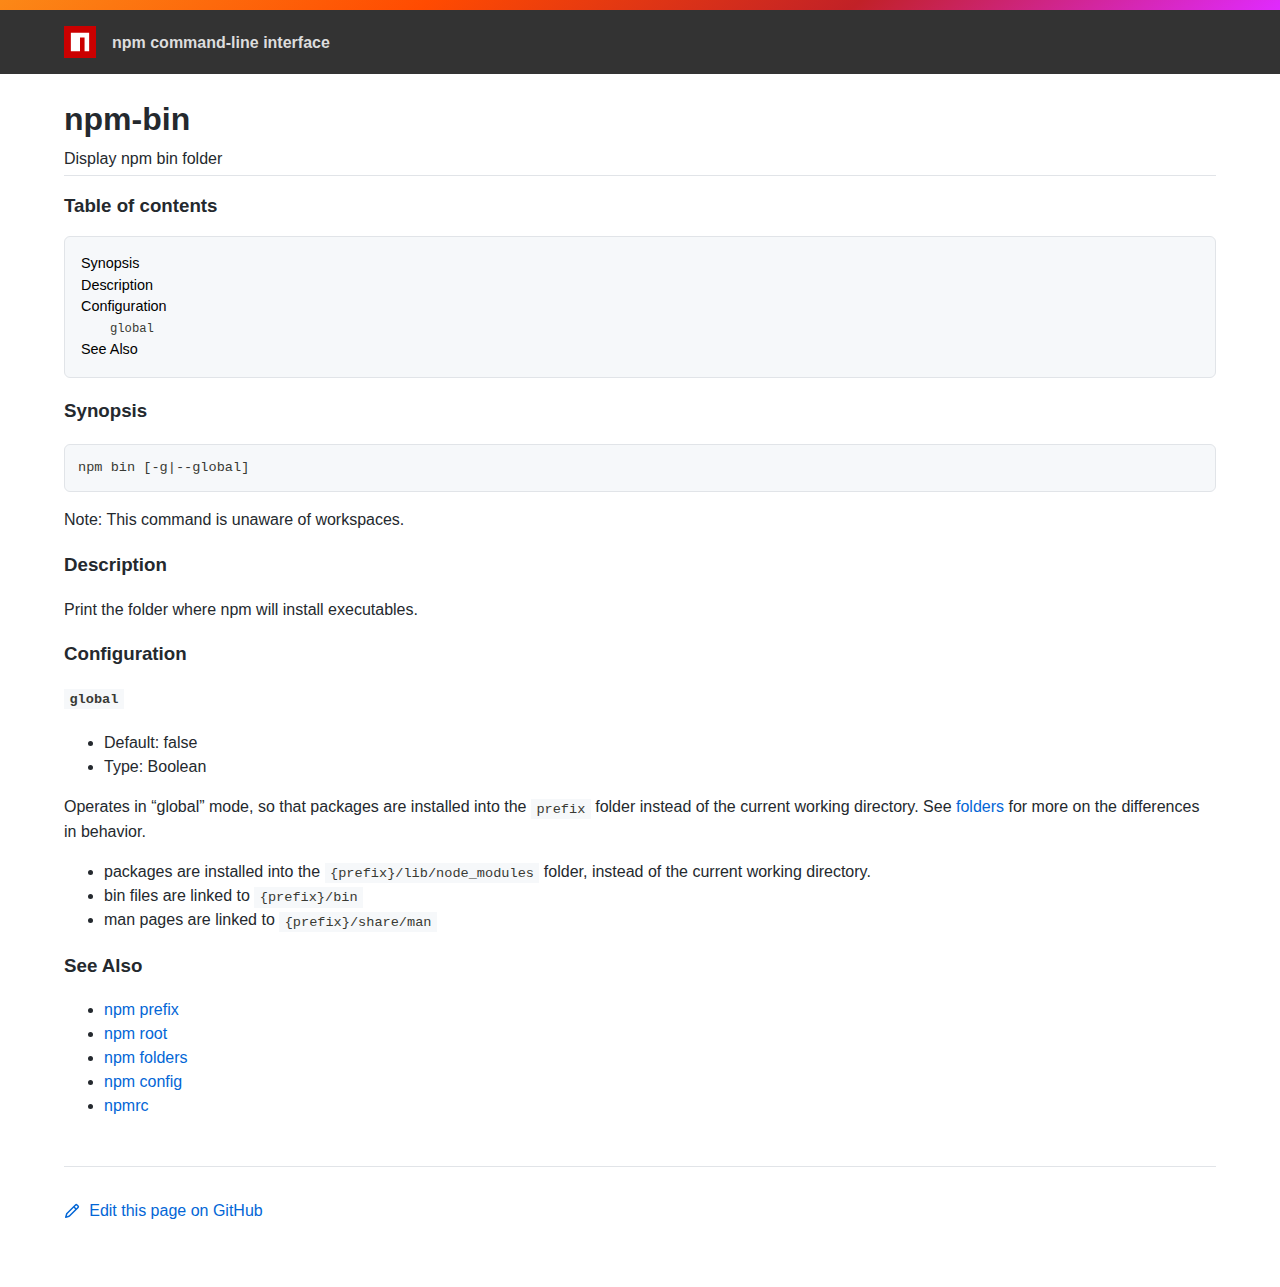
<file: .metadata/.plugins/org.eclipse.wildwebdeveloper.embedder.node/node-v16.13.0-win-x64/node_modules/npm/docs/output/commands/npm-bin.html>
<html><head>
<title>npm-bin</title>
<style>
body {
    background-color: #ffffff;
    color: #24292e;

    margin: 0;

    line-height: 1.5;

    font-family: -apple-system, BlinkMacSystemFont, "Segoe UI", Helvetica, Arial, sans-serif, "Apple Color Emoji", "Segoe UI Emoji";
}
#rainbar {
    height: 10px;
    background-image: linear-gradient(139deg, #fb8817, #ff4b01, #c12127, #e02aff);
}

a {
    text-decoration: none;
    color: #0366d6;
}
a:hover {
    text-decoration: underline;
}

pre {
    margin: 1em 0px;
    padding: 1em;
    border: solid 1px #e1e4e8;
    border-radius: 6px;

    display: block;
    overflow: auto;

    white-space: pre;

    background-color: #f6f8fa;
    color: #393a34;
}
code {
    font-family: SFMono-Regular, Consolas, "Liberation Mono", Menlo, Courier, monospace;
    font-size: 85%;
    padding: 0.2em 0.4em;
    background-color: #f6f8fa;
    color: #393a34;
}
pre > code {
    padding: 0;
    background-color: inherit;
    color: inherit;
}
h1, h2, h3 {
    font-weight: 600;
}

#logobar {
    background-color: #333333;
    margin: 0 auto;
    padding: 1em 4em;
}
#logobar .logo {
    float: left;
}
#logobar .title {
    font-weight: 600;
    color: #dddddd;
    float: left;
    margin: 5px 0 0 1em;
}
#logobar:after {
    content: "";
    display: block;
    clear: both;
}

#content {
    margin: 0 auto;
    padding: 0 4em;
}

#table_of_contents > h2 {
    font-size: 1.17em;
}
#table_of_contents ul:first-child {
    border: solid 1px #e1e4e8;
    border-radius: 6px;
    padding: 1em;
    background-color: #f6f8fa;
    color: #393a34;
}
#table_of_contents ul {
    list-style-type: none;
    padding-left: 1.5em;
}
#table_of_contents li {
    font-size: 0.9em;
}
#table_of_contents li a {
    color: #000000;
}

header.title {
    border-bottom: solid 1px #e1e4e8;
}
header.title > h1 {
    margin-bottom: 0.25em;
}
header.title > .description {
    display: block;
    margin-bottom: 0.5em;
    line-height: 1;
}

footer#edit {
    border-top: solid 1px #e1e4e8;
    margin: 3em 0 4em 0;
    padding-top: 2em;
}
</style>
</head>
<body>
<div id="banner">
<div id="rainbar"></div>
<div id="logobar">
<svg class="logo" role="img" height="32" width="32" viewBox="0 0 700 700">
<polygon fill="#cb0000" points="0,700 700,700 700,0 0,0"></polygon>
<polygon fill="#ffffff" points="150,550 350,550 350,250 450,250 450,550 550,550 550,150 150,150"></polygon>
</svg>
<div class="title">
npm command-line interface
</div>
</div>
</div>

<section id="content">
<header class="title">
<h1 id="npm-bin">npm-bin</h1>
<span class="description">Display npm bin folder</span>
</header>

<section id="table_of_contents">
<h2 id="table-of-contents">Table of contents</h2>
<div id="_table_of_contents"><ul><li><a href="#synopsis">Synopsis</a></li><li><a href="#description">Description</a></li><li><a href="#configuration">Configuration</a></li><ul><li><a href="#global"><code>global</code></a></li></ul><li><a href="#see-also">See Also</a></li></ul></div>
</section>

<div id="_content"><h3 id="synopsis">Synopsis</h3>
<pre lang="bash"><code>npm bin [-g|--global]
</code></pre>
<p>Note: This command is unaware of workspaces.</p>
<h3 id="description">Description</h3>
<p>Print the folder where npm will install executables.</p>
<h3 id="configuration">Configuration</h3>
<!-- raw HTML omitted -->
<!-- raw HTML omitted -->
<!-- raw HTML omitted -->
<h4 id="global"><code>global</code></h4>
<ul>
<li>Default: false</li>
<li>Type: Boolean</li>
</ul>
<p>Operates in “global” mode, so that packages are installed into the <code>prefix</code>
folder instead of the current working directory. See
<a href="../configuring-npm/folders.html">folders</a> for more on the differences in behavior.</p>
<ul>
<li>packages are installed into the <code>{prefix}/lib/node_modules</code> folder, instead
of the current working directory.</li>
<li>bin files are linked to <code>{prefix}/bin</code></li>
<li>man pages are linked to <code>{prefix}/share/man</code></li>
</ul>
<!-- raw HTML omitted -->
<!-- raw HTML omitted -->
<!-- raw HTML omitted -->
<h3 id="see-also">See Also</h3>
<ul>
<li><a href="../commands/npm-prefix.html">npm prefix</a></li>
<li><a href="../commands/npm-root.html">npm root</a></li>
<li><a href="../configuring-npm/folders.html">npm folders</a></li>
<li><a href="../commands/npm-config.html">npm config</a></li>
<li><a href="../configuring-npm/npmrc.html">npmrc</a></li>
</ul>
</div>

<footer id="edit">
<a href="https://github.com/npm/cli/edit/latest/docs/content/commands/npm-bin.md">
<svg role="img" viewBox="0 0 16 16" width="16" height="16" fill="currentcolor" style="vertical-align: text-bottom; margin-right: 0.3em;">
<path fill-rule="evenodd" d="M11.013 1.427a1.75 1.75 0 012.474 0l1.086 1.086a1.75 1.75 0 010 2.474l-8.61 8.61c-.21.21-.47.364-.756.445l-3.251.93a.75.75 0 01-.927-.928l.929-3.25a1.75 1.75 0 01.445-.758l8.61-8.61zm1.414 1.06a.25.25 0 00-.354 0L10.811 3.75l1.439 1.44 1.263-1.263a.25.25 0 000-.354l-1.086-1.086zM11.189 6.25L9.75 4.81l-6.286 6.287a.25.25 0 00-.064.108l-.558 1.953 1.953-.558a.249.249 0 00.108-.064l6.286-6.286z"></path>
</svg>
Edit this page on GitHub
</a>
</footer>
</section>



</body></html>
</file>
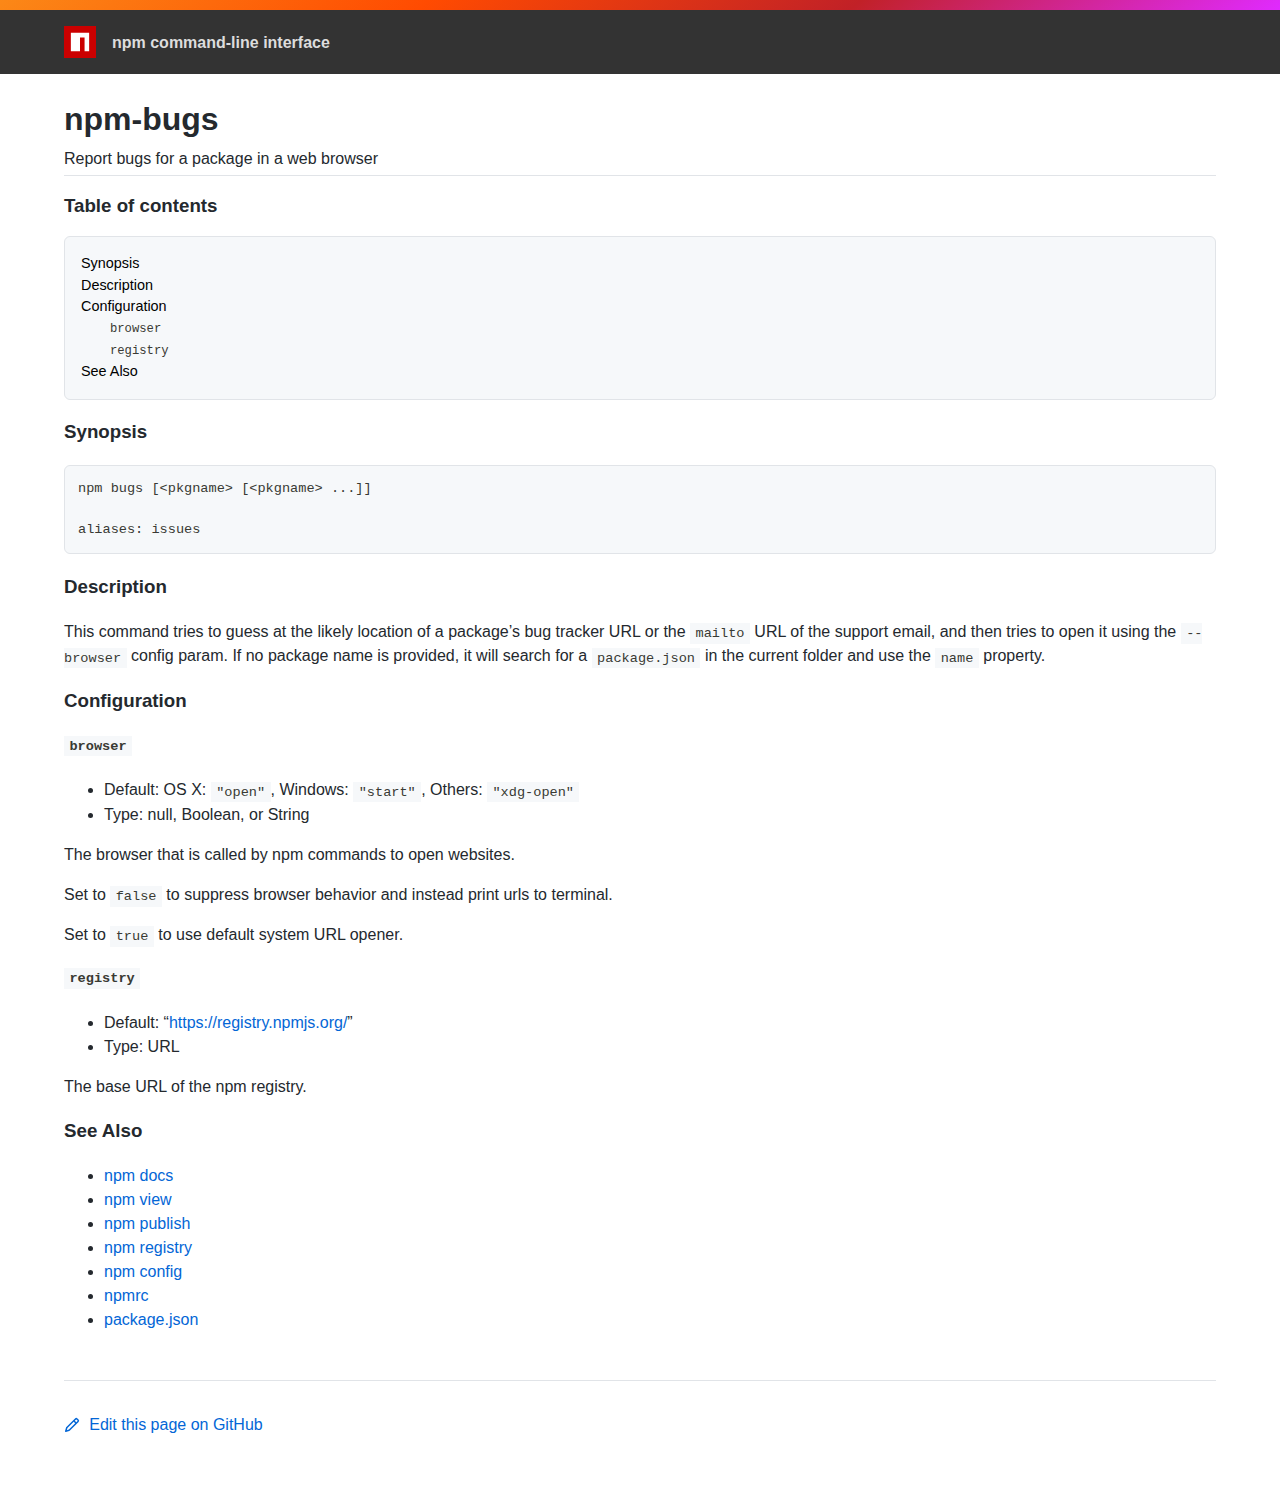
<file: .metadata/.plugins/org.eclipse.wildwebdeveloper.embedder.node/node-v16.13.0-win-x64/node_modules/npm/docs/output/commands/npm-bugs.html>
<html><head>
<title>npm-bugs</title>
<style>
body {
    background-color: #ffffff;
    color: #24292e;

    margin: 0;

    line-height: 1.5;

    font-family: -apple-system, BlinkMacSystemFont, "Segoe UI", Helvetica, Arial, sans-serif, "Apple Color Emoji", "Segoe UI Emoji";
}
#rainbar {
    height: 10px;
    background-image: linear-gradient(139deg, #fb8817, #ff4b01, #c12127, #e02aff);
}

a {
    text-decoration: none;
    color: #0366d6;
}
a:hover {
    text-decoration: underline;
}

pre {
    margin: 1em 0px;
    padding: 1em;
    border: solid 1px #e1e4e8;
    border-radius: 6px;

    display: block;
    overflow: auto;

    white-space: pre;

    background-color: #f6f8fa;
    color: #393a34;
}
code {
    font-family: SFMono-Regular, Consolas, "Liberation Mono", Menlo, Courier, monospace;
    font-size: 85%;
    padding: 0.2em 0.4em;
    background-color: #f6f8fa;
    color: #393a34;
}
pre > code {
    padding: 0;
    background-color: inherit;
    color: inherit;
}
h1, h2, h3 {
    font-weight: 600;
}

#logobar {
    background-color: #333333;
    margin: 0 auto;
    padding: 1em 4em;
}
#logobar .logo {
    float: left;
}
#logobar .title {
    font-weight: 600;
    color: #dddddd;
    float: left;
    margin: 5px 0 0 1em;
}
#logobar:after {
    content: "";
    display: block;
    clear: both;
}

#content {
    margin: 0 auto;
    padding: 0 4em;
}

#table_of_contents > h2 {
    font-size: 1.17em;
}
#table_of_contents ul:first-child {
    border: solid 1px #e1e4e8;
    border-radius: 6px;
    padding: 1em;
    background-color: #f6f8fa;
    color: #393a34;
}
#table_of_contents ul {
    list-style-type: none;
    padding-left: 1.5em;
}
#table_of_contents li {
    font-size: 0.9em;
}
#table_of_contents li a {
    color: #000000;
}

header.title {
    border-bottom: solid 1px #e1e4e8;
}
header.title > h1 {
    margin-bottom: 0.25em;
}
header.title > .description {
    display: block;
    margin-bottom: 0.5em;
    line-height: 1;
}

footer#edit {
    border-top: solid 1px #e1e4e8;
    margin: 3em 0 4em 0;
    padding-top: 2em;
}
</style>
</head>
<body>
<div id="banner">
<div id="rainbar"></div>
<div id="logobar">
<svg class="logo" role="img" height="32" width="32" viewBox="0 0 700 700">
<polygon fill="#cb0000" points="0,700 700,700 700,0 0,0"></polygon>
<polygon fill="#ffffff" points="150,550 350,550 350,250 450,250 450,550 550,550 550,150 150,150"></polygon>
</svg>
<div class="title">
npm command-line interface
</div>
</div>
</div>

<section id="content">
<header class="title">
<h1 id="npm-bugs">npm-bugs</h1>
<span class="description">Report bugs for a package in a web browser</span>
</header>

<section id="table_of_contents">
<h2 id="table-of-contents">Table of contents</h2>
<div id="_table_of_contents"><ul><li><a href="#synopsis">Synopsis</a></li><li><a href="#description">Description</a></li><li><a href="#configuration">Configuration</a></li><ul><li><a href="#browser"><code>browser</code></a></li><li><a href="#registry"><code>registry</code></a></li></ul><li><a href="#see-also">See Also</a></li></ul></div>
</section>

<div id="_content"><h3 id="synopsis">Synopsis</h3>
<pre lang="bash"><code>npm bugs [&lt;pkgname&gt; [&lt;pkgname&gt; ...]]

aliases: issues
</code></pre>
<h3 id="description">Description</h3>
<p>This command tries to guess at the likely location of a package’s bug
tracker URL or the <code>mailto</code> URL of the support email, and then tries to
open it using the <code>--browser</code> config param. If no package name is provided, it
will search for a <code>package.json</code> in the current folder and use the <code>name</code> property.</p>
<h3 id="configuration">Configuration</h3>
<!-- raw HTML omitted -->
<!-- raw HTML omitted -->
<!-- raw HTML omitted -->
<h4 id="browser"><code>browser</code></h4>
<ul>
<li>Default: OS X: <code>"open"</code>, Windows: <code>"start"</code>, Others: <code>"xdg-open"</code></li>
<li>Type: null, Boolean, or String</li>
</ul>
<p>The browser that is called by npm commands to open websites.</p>
<p>Set to <code>false</code> to suppress browser behavior and instead print urls to
terminal.</p>
<p>Set to <code>true</code> to use default system URL opener.</p>
<!-- raw HTML omitted -->
<!-- raw HTML omitted -->
<h4 id="registry"><code>registry</code></h4>
<ul>
<li>Default: “<a href="https://registry.npmjs.org/">https://registry.npmjs.org/</a>”</li>
<li>Type: URL</li>
</ul>
<p>The base URL of the npm registry.</p>
<!-- raw HTML omitted -->
<!-- raw HTML omitted -->
<!-- raw HTML omitted -->
<h3 id="see-also">See Also</h3>
<ul>
<li><a href="../commands/npm-docs.html">npm docs</a></li>
<li><a href="../commands/npm-view.html">npm view</a></li>
<li><a href="../commands/npm-publish.html">npm publish</a></li>
<li><a href="../using-npm/registry.html">npm registry</a></li>
<li><a href="../commands/npm-config.html">npm config</a></li>
<li><a href="../configuring-npm/npmrc.html">npmrc</a></li>
<li><a href="../configuring-npm/package-json.html">package.json</a></li>
</ul>
</div>

<footer id="edit">
<a href="https://github.com/npm/cli/edit/latest/docs/content/commands/npm-bugs.md">
<svg role="img" viewBox="0 0 16 16" width="16" height="16" fill="currentcolor" style="vertical-align: text-bottom; margin-right: 0.3em;">
<path fill-rule="evenodd" d="M11.013 1.427a1.75 1.75 0 012.474 0l1.086 1.086a1.75 1.75 0 010 2.474l-8.61 8.61c-.21.21-.47.364-.756.445l-3.251.93a.75.75 0 01-.927-.928l.929-3.25a1.75 1.75 0 01.445-.758l8.61-8.61zm1.414 1.06a.25.25 0 00-.354 0L10.811 3.75l1.439 1.44 1.263-1.263a.25.25 0 000-.354l-1.086-1.086zM11.189 6.25L9.75 4.81l-6.286 6.287a.25.25 0 00-.064.108l-.558 1.953 1.953-.558a.249.249 0 00.108-.064l6.286-6.286z"></path>
</svg>
Edit this page on GitHub
</a>
</footer>
</section>



</body></html>
</file>
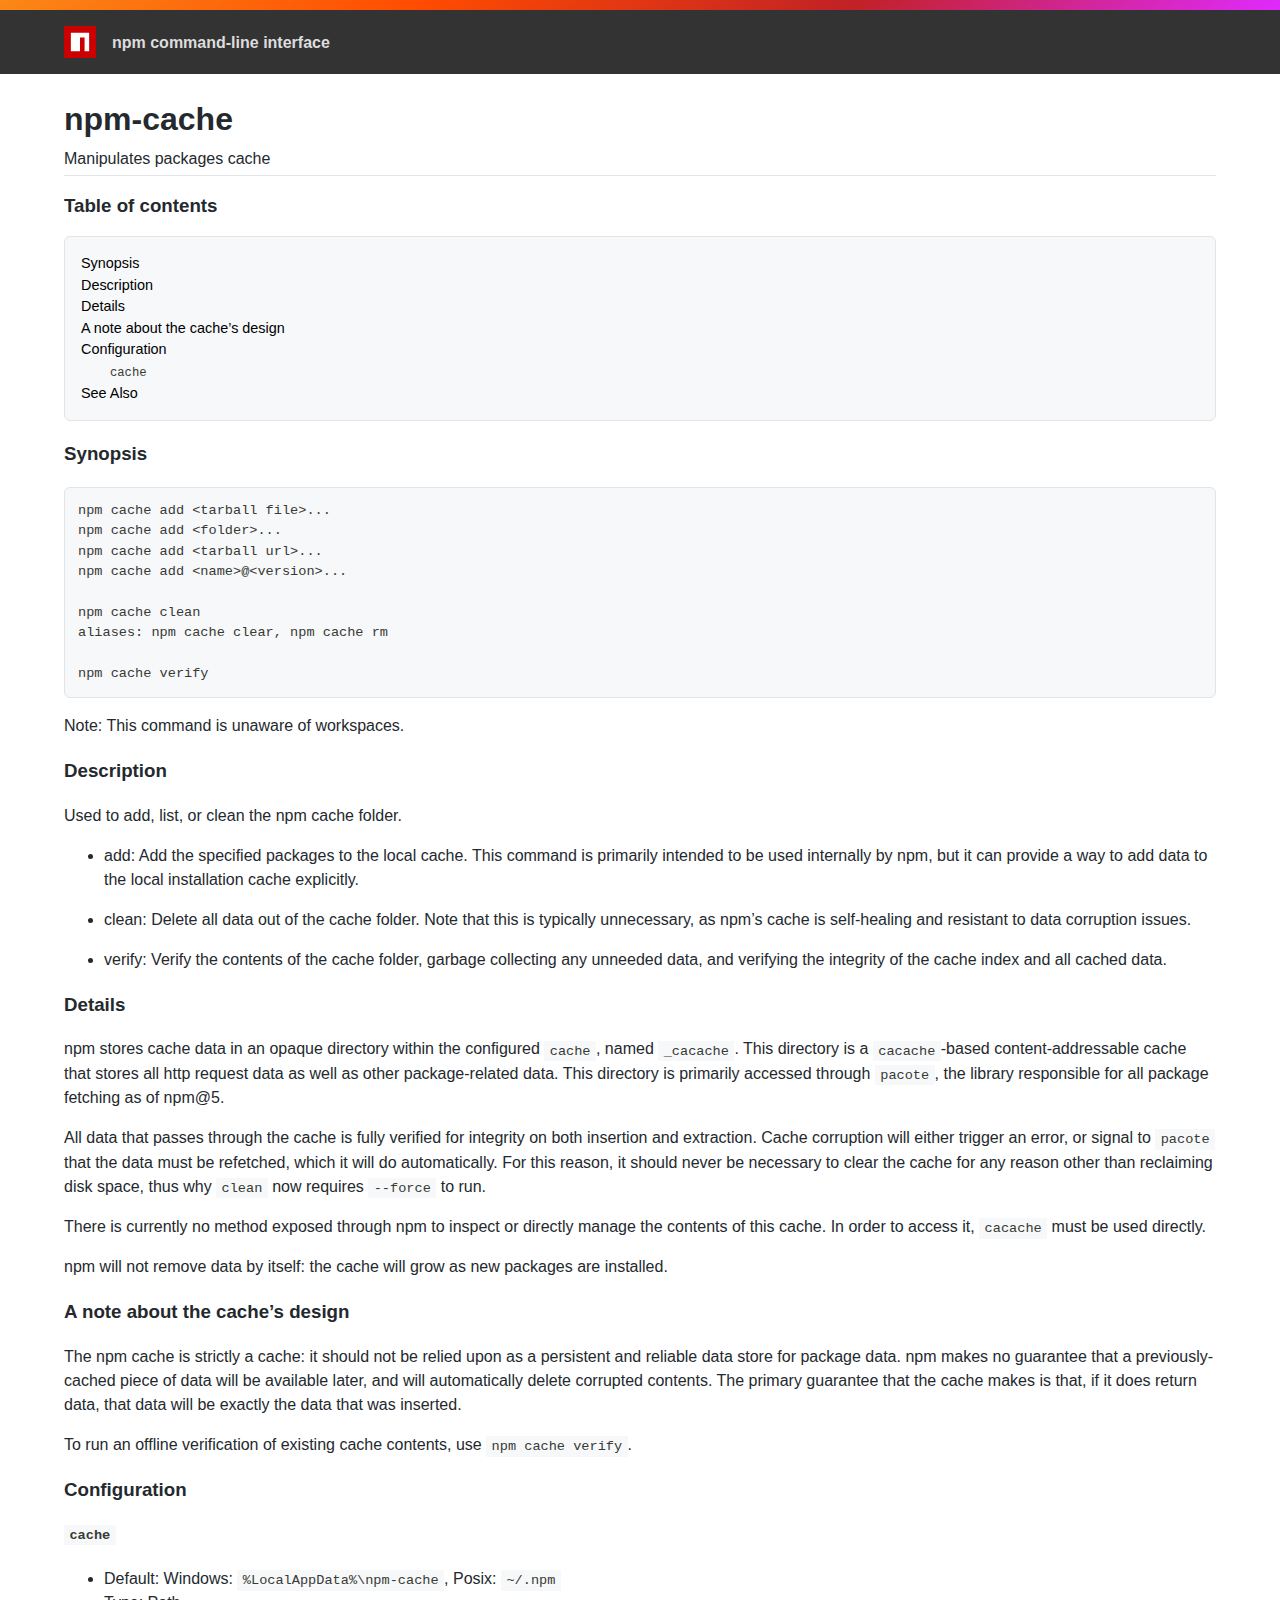
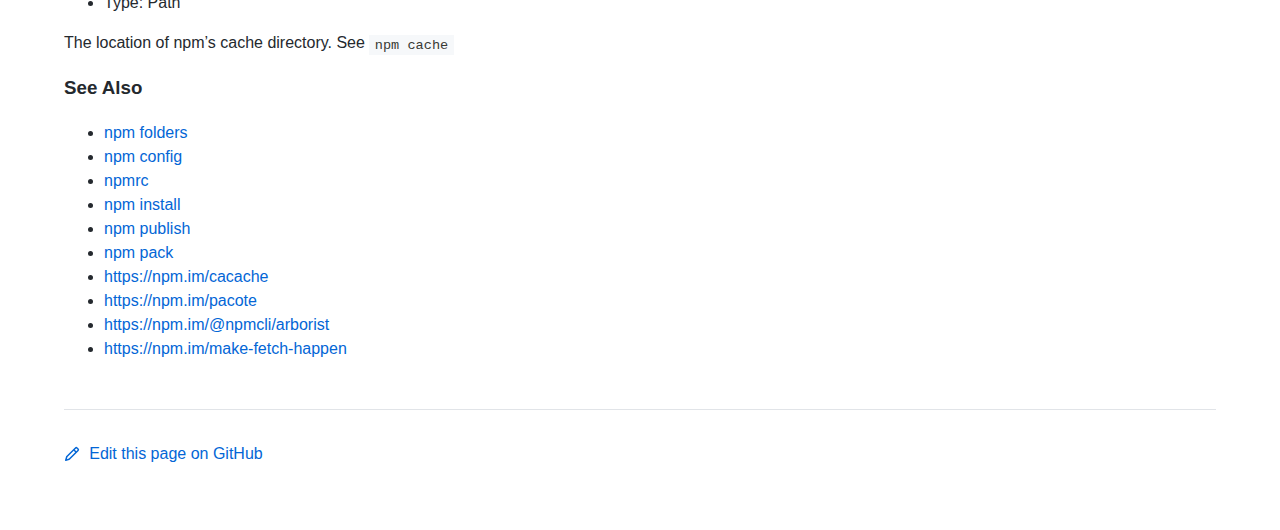
<file: .metadata/.plugins/org.eclipse.wildwebdeveloper.embedder.node/node-v16.13.0-win-x64/node_modules/npm/docs/output/commands/npm-cache.html>
<html><head>
<title>npm-cache</title>
<style>
body {
    background-color: #ffffff;
    color: #24292e;

    margin: 0;

    line-height: 1.5;

    font-family: -apple-system, BlinkMacSystemFont, "Segoe UI", Helvetica, Arial, sans-serif, "Apple Color Emoji", "Segoe UI Emoji";
}
#rainbar {
    height: 10px;
    background-image: linear-gradient(139deg, #fb8817, #ff4b01, #c12127, #e02aff);
}

a {
    text-decoration: none;
    color: #0366d6;
}
a:hover {
    text-decoration: underline;
}

pre {
    margin: 1em 0px;
    padding: 1em;
    border: solid 1px #e1e4e8;
    border-radius: 6px;

    display: block;
    overflow: auto;

    white-space: pre;

    background-color: #f6f8fa;
    color: #393a34;
}
code {
    font-family: SFMono-Regular, Consolas, "Liberation Mono", Menlo, Courier, monospace;
    font-size: 85%;
    padding: 0.2em 0.4em;
    background-color: #f6f8fa;
    color: #393a34;
}
pre > code {
    padding: 0;
    background-color: inherit;
    color: inherit;
}
h1, h2, h3 {
    font-weight: 600;
}

#logobar {
    background-color: #333333;
    margin: 0 auto;
    padding: 1em 4em;
}
#logobar .logo {
    float: left;
}
#logobar .title {
    font-weight: 600;
    color: #dddddd;
    float: left;
    margin: 5px 0 0 1em;
}
#logobar:after {
    content: "";
    display: block;
    clear: both;
}

#content {
    margin: 0 auto;
    padding: 0 4em;
}

#table_of_contents > h2 {
    font-size: 1.17em;
}
#table_of_contents ul:first-child {
    border: solid 1px #e1e4e8;
    border-radius: 6px;
    padding: 1em;
    background-color: #f6f8fa;
    color: #393a34;
}
#table_of_contents ul {
    list-style-type: none;
    padding-left: 1.5em;
}
#table_of_contents li {
    font-size: 0.9em;
}
#table_of_contents li a {
    color: #000000;
}

header.title {
    border-bottom: solid 1px #e1e4e8;
}
header.title > h1 {
    margin-bottom: 0.25em;
}
header.title > .description {
    display: block;
    margin-bottom: 0.5em;
    line-height: 1;
}

footer#edit {
    border-top: solid 1px #e1e4e8;
    margin: 3em 0 4em 0;
    padding-top: 2em;
}
</style>
</head>
<body>
<div id="banner">
<div id="rainbar"></div>
<div id="logobar">
<svg class="logo" role="img" height="32" width="32" viewBox="0 0 700 700">
<polygon fill="#cb0000" points="0,700 700,700 700,0 0,0"></polygon>
<polygon fill="#ffffff" points="150,550 350,550 350,250 450,250 450,550 550,550 550,150 150,150"></polygon>
</svg>
<div class="title">
npm command-line interface
</div>
</div>
</div>

<section id="content">
<header class="title">
<h1 id="npm-cache">npm-cache</h1>
<span class="description">Manipulates packages cache</span>
</header>

<section id="table_of_contents">
<h2 id="table-of-contents">Table of contents</h2>
<div id="_table_of_contents"><ul><li><a href="#synopsis">Synopsis</a></li><li><a href="#description">Description</a></li><li><a href="#details">Details</a></li><li><a href="#a-note-about-the-caches-design">A note about the cache’s design</a></li><li><a href="#configuration">Configuration</a></li><ul><li><a href="#cache"><code>cache</code></a></li></ul><li><a href="#see-also">See Also</a></li></ul></div>
</section>

<div id="_content"><h3 id="synopsis">Synopsis</h3>
<pre lang="bash"><code>npm cache add &lt;tarball file&gt;...
npm cache add &lt;folder&gt;...
npm cache add &lt;tarball url&gt;...
npm cache add &lt;name&gt;@&lt;version&gt;...

npm cache clean
aliases: npm cache clear, npm cache rm

npm cache verify
</code></pre>
<p>Note: This command is unaware of workspaces.</p>
<h3 id="description">Description</h3>
<p>Used to add, list, or clean the npm cache folder.</p>
<ul>
<li>
<p>add:
Add the specified packages to the local cache.  This command is primarily
intended to be used internally by npm, but it can provide a way to
add data to the local installation cache explicitly.</p>
</li>
<li>
<p>clean:
Delete all data out of the cache folder.  Note that this is typically
unnecessary, as npm’s cache is self-healing and resistant to data
corruption issues.</p>
</li>
<li>
<p>verify:
Verify the contents of the cache folder, garbage collecting any unneeded
data, and verifying the integrity of the cache index and all cached data.</p>
</li>
</ul>
<h3 id="details">Details</h3>
<p>npm stores cache data in an opaque directory within the configured <code>cache</code>,
named <code>_cacache</code>. This directory is a
<a href="http://npm.im/cacache"><code>cacache</code></a>-based content-addressable cache that
stores all http request data as well as other package-related data. This
directory is primarily accessed through <code>pacote</code>, the library responsible
for all package fetching as of npm@5.</p>
<p>All data that passes through the cache is fully verified for integrity on
both insertion and extraction. Cache corruption will either trigger an
error, or signal to <code>pacote</code> that the data must be refetched, which it will
do automatically. For this reason, it should never be necessary to clear
the cache for any reason other than reclaiming disk space, thus why <code>clean</code>
now requires <code>--force</code> to run.</p>
<p>There is currently no method exposed through npm to inspect or directly
manage the contents of this cache. In order to access it, <code>cacache</code> must be
used directly.</p>
<p>npm will not remove data by itself: the cache will grow as new packages are
installed.</p>
<h3 id="a-note-about-the-caches-design">A note about the cache’s design</h3>
<p>The npm cache is strictly a cache: it should not be relied upon as a
persistent and reliable data store for package data. npm makes no guarantee
that a previously-cached piece of data will be available later, and will
automatically delete corrupted contents. The primary guarantee that the
cache makes is that, if it does return data, that data will be exactly the
data that was inserted.</p>
<p>To run an offline verification of existing cache contents, use <code>npm cache verify</code>.</p>
<h3 id="configuration">Configuration</h3>
<!-- raw HTML omitted -->
<!-- raw HTML omitted -->
<!-- raw HTML omitted -->
<h4 id="cache"><code>cache</code></h4>
<ul>
<li>Default: Windows: <code>%LocalAppData%\npm-cache</code>, Posix: <code>~/.npm</code></li>
<li>Type: Path</li>
</ul>
<p>The location of npm’s cache directory. See <a href="../commands/npm-cache.html"><code>npm cache</code></a></p>
<!-- raw HTML omitted -->
<!-- raw HTML omitted -->
<!-- raw HTML omitted -->
<h3 id="see-also">See Also</h3>
<ul>
<li><a href="../configuring-npm/folders.html">npm folders</a></li>
<li><a href="../commands/npm-config.html">npm config</a></li>
<li><a href="../configuring-npm/npmrc.html">npmrc</a></li>
<li><a href="../commands/npm-install.html">npm install</a></li>
<li><a href="../commands/npm-publish.html">npm publish</a></li>
<li><a href="../commands/npm-pack.html">npm pack</a></li>
<li><a href="https://npm.im/cacache">https://npm.im/cacache</a></li>
<li><a href="https://npm.im/pacote">https://npm.im/pacote</a></li>
<li><a href="https://npm.im/@npmcli/arborist">https://npm.im/@npmcli/arborist</a></li>
<li><a href="https://npm.im/make-fetch-happen">https://npm.im/make-fetch-happen</a></li>
</ul>
</div>

<footer id="edit">
<a href="https://github.com/npm/cli/edit/latest/docs/content/commands/npm-cache.md">
<svg role="img" viewBox="0 0 16 16" width="16" height="16" fill="currentcolor" style="vertical-align: text-bottom; margin-right: 0.3em;">
<path fill-rule="evenodd" d="M11.013 1.427a1.75 1.75 0 012.474 0l1.086 1.086a1.75 1.75 0 010 2.474l-8.61 8.61c-.21.21-.47.364-.756.445l-3.251.93a.75.75 0 01-.927-.928l.929-3.25a1.75 1.75 0 01.445-.758l8.61-8.61zm1.414 1.06a.25.25 0 00-.354 0L10.811 3.75l1.439 1.44 1.263-1.263a.25.25 0 000-.354l-1.086-1.086zM11.189 6.25L9.75 4.81l-6.286 6.287a.25.25 0 00-.064.108l-.558 1.953 1.953-.558a.249.249 0 00.108-.064l6.286-6.286z"></path>
</svg>
Edit this page on GitHub
</a>
</footer>
</section>



</body></html>
</file>
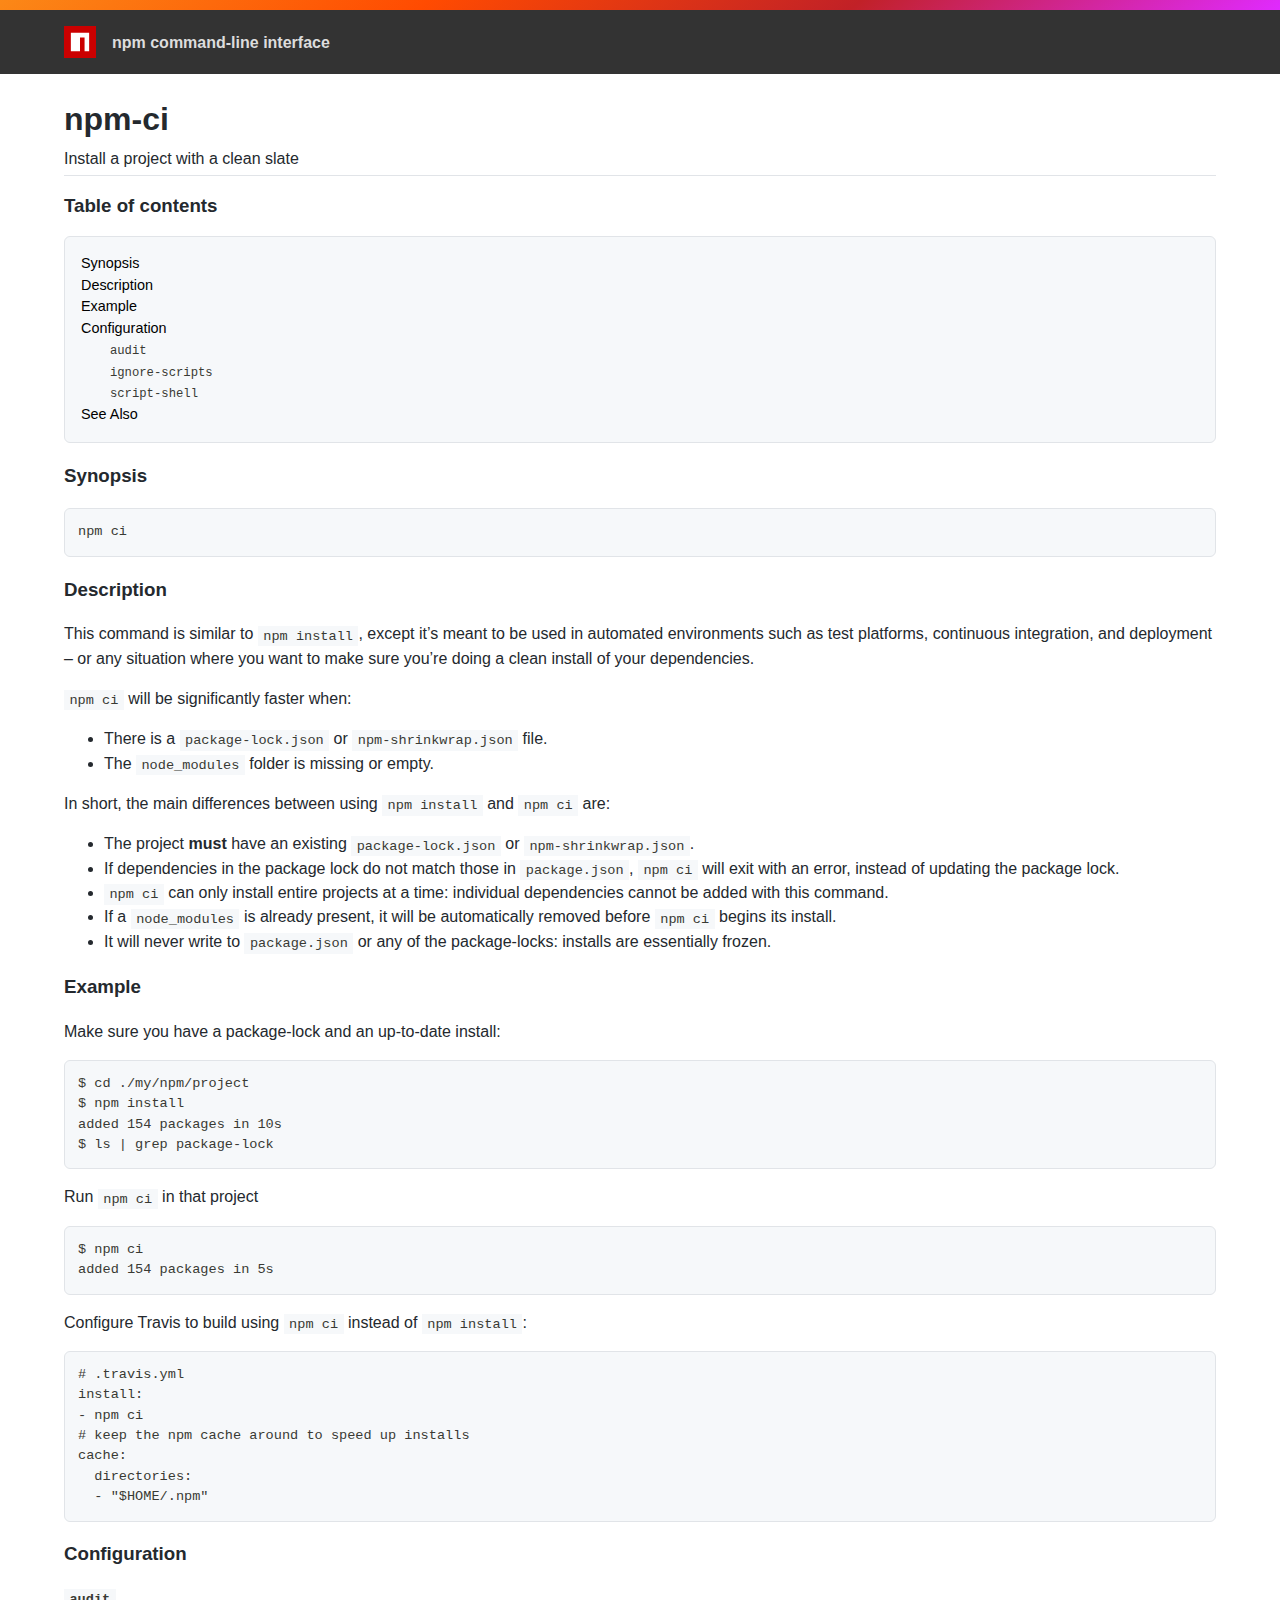
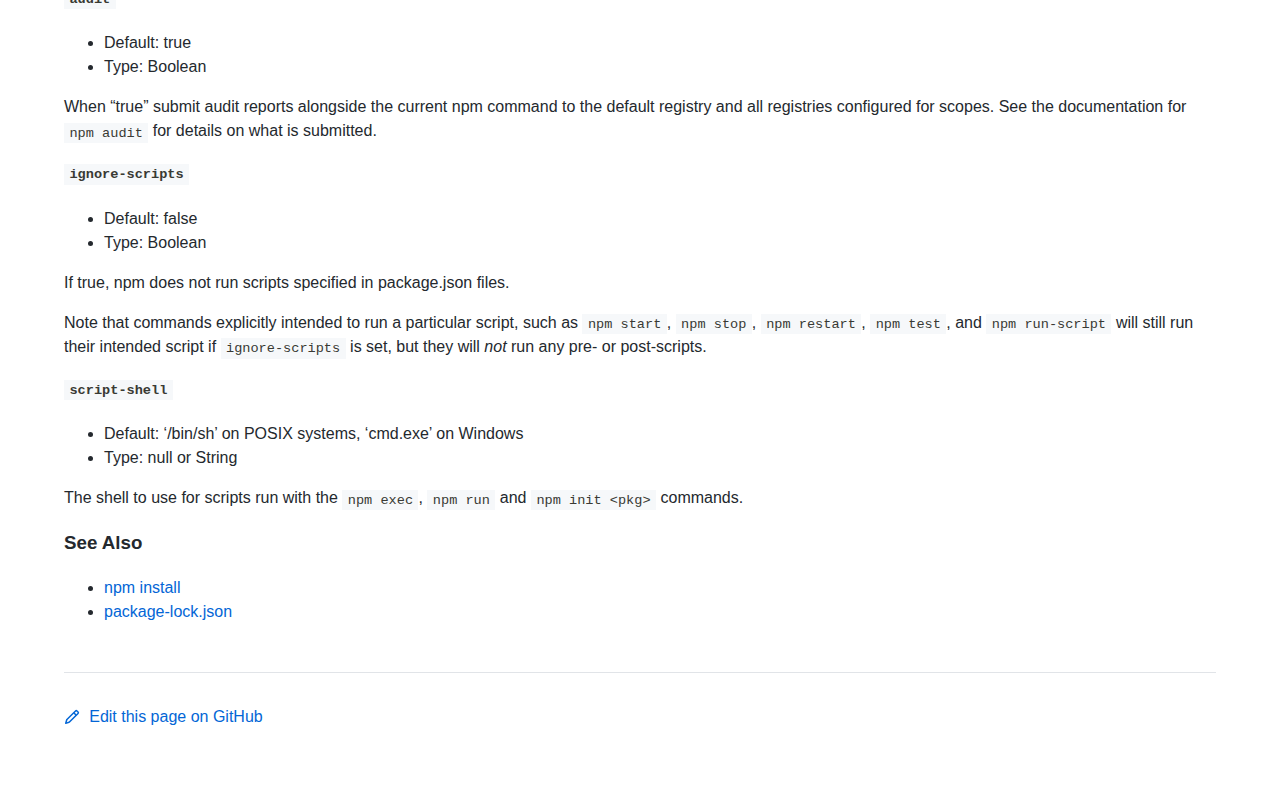
<file: .metadata/.plugins/org.eclipse.wildwebdeveloper.embedder.node/node-v16.13.0-win-x64/node_modules/npm/docs/output/commands/npm-ci.html>
<html><head>
<title>npm-ci</title>
<style>
body {
    background-color: #ffffff;
    color: #24292e;

    margin: 0;

    line-height: 1.5;

    font-family: -apple-system, BlinkMacSystemFont, "Segoe UI", Helvetica, Arial, sans-serif, "Apple Color Emoji", "Segoe UI Emoji";
}
#rainbar {
    height: 10px;
    background-image: linear-gradient(139deg, #fb8817, #ff4b01, #c12127, #e02aff);
}

a {
    text-decoration: none;
    color: #0366d6;
}
a:hover {
    text-decoration: underline;
}

pre {
    margin: 1em 0px;
    padding: 1em;
    border: solid 1px #e1e4e8;
    border-radius: 6px;

    display: block;
    overflow: auto;

    white-space: pre;

    background-color: #f6f8fa;
    color: #393a34;
}
code {
    font-family: SFMono-Regular, Consolas, "Liberation Mono", Menlo, Courier, monospace;
    font-size: 85%;
    padding: 0.2em 0.4em;
    background-color: #f6f8fa;
    color: #393a34;
}
pre > code {
    padding: 0;
    background-color: inherit;
    color: inherit;
}
h1, h2, h3 {
    font-weight: 600;
}

#logobar {
    background-color: #333333;
    margin: 0 auto;
    padding: 1em 4em;
}
#logobar .logo {
    float: left;
}
#logobar .title {
    font-weight: 600;
    color: #dddddd;
    float: left;
    margin: 5px 0 0 1em;
}
#logobar:after {
    content: "";
    display: block;
    clear: both;
}

#content {
    margin: 0 auto;
    padding: 0 4em;
}

#table_of_contents > h2 {
    font-size: 1.17em;
}
#table_of_contents ul:first-child {
    border: solid 1px #e1e4e8;
    border-radius: 6px;
    padding: 1em;
    background-color: #f6f8fa;
    color: #393a34;
}
#table_of_contents ul {
    list-style-type: none;
    padding-left: 1.5em;
}
#table_of_contents li {
    font-size: 0.9em;
}
#table_of_contents li a {
    color: #000000;
}

header.title {
    border-bottom: solid 1px #e1e4e8;
}
header.title > h1 {
    margin-bottom: 0.25em;
}
header.title > .description {
    display: block;
    margin-bottom: 0.5em;
    line-height: 1;
}

footer#edit {
    border-top: solid 1px #e1e4e8;
    margin: 3em 0 4em 0;
    padding-top: 2em;
}
</style>
</head>
<body>
<div id="banner">
<div id="rainbar"></div>
<div id="logobar">
<svg class="logo" role="img" height="32" width="32" viewBox="0 0 700 700">
<polygon fill="#cb0000" points="0,700 700,700 700,0 0,0"></polygon>
<polygon fill="#ffffff" points="150,550 350,550 350,250 450,250 450,550 550,550 550,150 150,150"></polygon>
</svg>
<div class="title">
npm command-line interface
</div>
</div>
</div>

<section id="content">
<header class="title">
<h1 id="npm-ci">npm-ci</h1>
<span class="description">Install a project with a clean slate</span>
</header>

<section id="table_of_contents">
<h2 id="table-of-contents">Table of contents</h2>
<div id="_table_of_contents"><ul><li><a href="#synopsis">Synopsis</a></li><li><a href="#description">Description</a></li><li><a href="#example">Example</a></li><li><a href="#configuration">Configuration</a></li><ul><li><a href="#audit"><code>audit</code></a></li><li><a href="#ignore-scripts"><code>ignore-scripts</code></a></li><li><a href="#script-shell"><code>script-shell</code></a></li></ul><li><a href="#see-also">See Also</a></li></ul></div>
</section>

<div id="_content"><h3 id="synopsis">Synopsis</h3>
<pre lang="bash"><code>npm ci
</code></pre>
<h3 id="description">Description</h3>
<p>This command is similar to <a href="../commands/npm-install.html"><code>npm install</code></a>, except
it’s meant to be used in automated environments such as test platforms,
continuous integration, and deployment – or any situation where you want
to make sure you’re doing a clean install of your dependencies.</p>
<p><code>npm ci</code> will be significantly faster when:</p>
<ul>
<li>There is a <code>package-lock.json</code> or <code>npm-shrinkwrap.json</code> file.</li>
<li>The <code>node_modules</code> folder is missing or empty.</li>
</ul>
<p>In short, the main differences between using <code>npm install</code> and <code>npm ci</code> are:</p>
<ul>
<li>The project <strong>must</strong> have an existing <code>package-lock.json</code> or
<code>npm-shrinkwrap.json</code>.</li>
<li>If dependencies in the package lock do not match those in <code>package.json</code>,
<code>npm ci</code> will exit with an error, instead of updating the package lock.</li>
<li><code>npm ci</code> can only install entire projects at a time: individual
dependencies cannot be added with this command.</li>
<li>If a <code>node_modules</code> is already present, it will be automatically removed
before <code>npm ci</code> begins its install.</li>
<li>It will never write to <code>package.json</code> or any of the package-locks:
installs are essentially frozen.</li>
</ul>
<h3 id="example">Example</h3>
<p>Make sure you have a package-lock and an up-to-date install:</p>
<pre lang="bash"><code>$ cd ./my/npm/project
$ npm install
added 154 packages in 10s
$ ls | grep package-lock
</code></pre>
<p>Run <code>npm ci</code> in that project</p>
<pre lang="bash"><code>$ npm ci
added 154 packages in 5s
</code></pre>
<p>Configure Travis to build using <code>npm ci</code> instead of <code>npm install</code>:</p>
<pre lang="bash"><code># .travis.yml
install:
- npm ci
# keep the npm cache around to speed up installs
cache:
  directories:
  - "$HOME/.npm"
</code></pre>
<h3 id="configuration">Configuration</h3>
<!-- raw HTML omitted -->
<!-- raw HTML omitted -->
<!-- raw HTML omitted -->
<h4 id="audit"><code>audit</code></h4>
<ul>
<li>Default: true</li>
<li>Type: Boolean</li>
</ul>
<p>When “true” submit audit reports alongside the current npm command to the
default registry and all registries configured for scopes. See the
documentation for <a href="../commands/npm-audit.html"><code>npm audit</code></a> for details on what is
submitted.</p>
<!-- raw HTML omitted -->
<!-- raw HTML omitted -->
<h4 id="ignore-scripts"><code>ignore-scripts</code></h4>
<ul>
<li>Default: false</li>
<li>Type: Boolean</li>
</ul>
<p>If true, npm does not run scripts specified in package.json files.</p>
<p>Note that commands explicitly intended to run a particular script, such as
<code>npm start</code>, <code>npm stop</code>, <code>npm restart</code>, <code>npm test</code>, and <code>npm run-script</code>
will still run their intended script if <code>ignore-scripts</code> is set, but they
will <em>not</em> run any pre- or post-scripts.</p>
<!-- raw HTML omitted -->
<!-- raw HTML omitted -->
<h4 id="script-shell"><code>script-shell</code></h4>
<ul>
<li>Default: ‘/bin/sh’ on POSIX systems, ‘cmd.exe’ on Windows</li>
<li>Type: null or String</li>
</ul>
<p>The shell to use for scripts run with the <code>npm exec</code>, <code>npm run</code> and <code>npm init &lt;pkg&gt;</code> commands.</p>
<!-- raw HTML omitted -->
<!-- raw HTML omitted -->
<!-- raw HTML omitted -->
<h3 id="see-also">See Also</h3>
<ul>
<li><a href="../commands/npm-install.html">npm install</a></li>
<li><a href="../configuring-npm/package-lock-json.html">package-lock.json</a></li>
</ul>
</div>

<footer id="edit">
<a href="https://github.com/npm/cli/edit/latest/docs/content/commands/npm-ci.md">
<svg role="img" viewBox="0 0 16 16" width="16" height="16" fill="currentcolor" style="vertical-align: text-bottom; margin-right: 0.3em;">
<path fill-rule="evenodd" d="M11.013 1.427a1.75 1.75 0 012.474 0l1.086 1.086a1.75 1.75 0 010 2.474l-8.61 8.61c-.21.21-.47.364-.756.445l-3.251.93a.75.75 0 01-.927-.928l.929-3.25a1.75 1.75 0 01.445-.758l8.61-8.61zm1.414 1.06a.25.25 0 00-.354 0L10.811 3.75l1.439 1.44 1.263-1.263a.25.25 0 000-.354l-1.086-1.086zM11.189 6.25L9.75 4.81l-6.286 6.287a.25.25 0 00-.064.108l-.558 1.953 1.953-.558a.249.249 0 00.108-.064l6.286-6.286z"></path>
</svg>
Edit this page on GitHub
</a>
</footer>
</section>



</body></html>
</file>
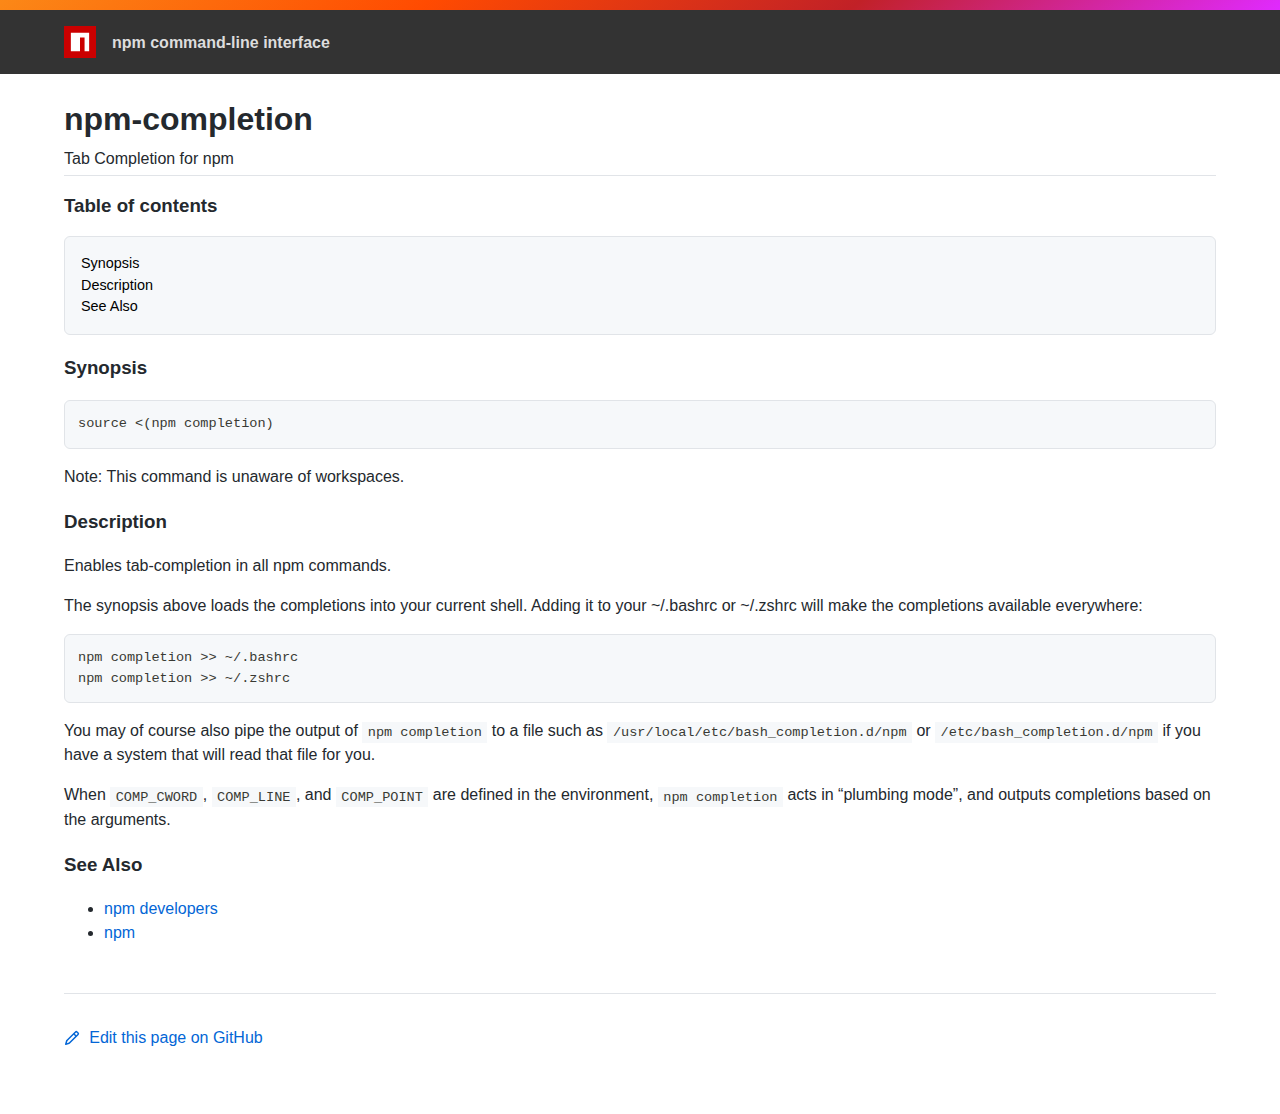
<file: .metadata/.plugins/org.eclipse.wildwebdeveloper.embedder.node/node-v16.13.0-win-x64/node_modules/npm/docs/output/commands/npm-completion.html>
<html><head>
<title>npm-completion</title>
<style>
body {
    background-color: #ffffff;
    color: #24292e;

    margin: 0;

    line-height: 1.5;

    font-family: -apple-system, BlinkMacSystemFont, "Segoe UI", Helvetica, Arial, sans-serif, "Apple Color Emoji", "Segoe UI Emoji";
}
#rainbar {
    height: 10px;
    background-image: linear-gradient(139deg, #fb8817, #ff4b01, #c12127, #e02aff);
}

a {
    text-decoration: none;
    color: #0366d6;
}
a:hover {
    text-decoration: underline;
}

pre {
    margin: 1em 0px;
    padding: 1em;
    border: solid 1px #e1e4e8;
    border-radius: 6px;

    display: block;
    overflow: auto;

    white-space: pre;

    background-color: #f6f8fa;
    color: #393a34;
}
code {
    font-family: SFMono-Regular, Consolas, "Liberation Mono", Menlo, Courier, monospace;
    font-size: 85%;
    padding: 0.2em 0.4em;
    background-color: #f6f8fa;
    color: #393a34;
}
pre > code {
    padding: 0;
    background-color: inherit;
    color: inherit;
}
h1, h2, h3 {
    font-weight: 600;
}

#logobar {
    background-color: #333333;
    margin: 0 auto;
    padding: 1em 4em;
}
#logobar .logo {
    float: left;
}
#logobar .title {
    font-weight: 600;
    color: #dddddd;
    float: left;
    margin: 5px 0 0 1em;
}
#logobar:after {
    content: "";
    display: block;
    clear: both;
}

#content {
    margin: 0 auto;
    padding: 0 4em;
}

#table_of_contents > h2 {
    font-size: 1.17em;
}
#table_of_contents ul:first-child {
    border: solid 1px #e1e4e8;
    border-radius: 6px;
    padding: 1em;
    background-color: #f6f8fa;
    color: #393a34;
}
#table_of_contents ul {
    list-style-type: none;
    padding-left: 1.5em;
}
#table_of_contents li {
    font-size: 0.9em;
}
#table_of_contents li a {
    color: #000000;
}

header.title {
    border-bottom: solid 1px #e1e4e8;
}
header.title > h1 {
    margin-bottom: 0.25em;
}
header.title > .description {
    display: block;
    margin-bottom: 0.5em;
    line-height: 1;
}

footer#edit {
    border-top: solid 1px #e1e4e8;
    margin: 3em 0 4em 0;
    padding-top: 2em;
}
</style>
</head>
<body>
<div id="banner">
<div id="rainbar"></div>
<div id="logobar">
<svg class="logo" role="img" height="32" width="32" viewBox="0 0 700 700">
<polygon fill="#cb0000" points="0,700 700,700 700,0 0,0"></polygon>
<polygon fill="#ffffff" points="150,550 350,550 350,250 450,250 450,550 550,550 550,150 150,150"></polygon>
</svg>
<div class="title">
npm command-line interface
</div>
</div>
</div>

<section id="content">
<header class="title">
<h1 id="npm-completion">npm-completion</h1>
<span class="description">Tab Completion for npm</span>
</header>

<section id="table_of_contents">
<h2 id="table-of-contents">Table of contents</h2>
<div id="_table_of_contents"><ul><li><a href="#synopsis">Synopsis</a></li><li><a href="#description">Description</a></li><li><a href="#see-also">See Also</a></li></ul></div>
</section>

<div id="_content"><h3 id="synopsis">Synopsis</h3>
<pre lang="bash"><code>source &lt;(npm completion)
</code></pre>
<p>Note: This command is unaware of workspaces.</p>
<h3 id="description">Description</h3>
<p>Enables tab-completion in all npm commands.</p>
<p>The synopsis above
loads the completions into your current shell.  Adding it to
your ~/.bashrc or ~/.zshrc will make the completions available
everywhere:</p>
<pre lang="bash"><code>npm completion &gt;&gt; ~/.bashrc
npm completion &gt;&gt; ~/.zshrc
</code></pre>
<p>You may of course also pipe the output of <code>npm completion</code> to a file
such as <code>/usr/local/etc/bash_completion.d/npm</code> or
<code>/etc/bash_completion.d/npm</code> if you have a system that will read
that file for you.</p>
<p>When <code>COMP_CWORD</code>, <code>COMP_LINE</code>, and <code>COMP_POINT</code> are defined in the
environment, <code>npm completion</code> acts in “plumbing mode”, and outputs
completions based on the arguments.</p>
<h3 id="see-also">See Also</h3>
<ul>
<li><a href="../using-npm/developers.html">npm developers</a></li>
<li><a href="../commands/npm.html">npm</a></li>
</ul>
</div>

<footer id="edit">
<a href="https://github.com/npm/cli/edit/latest/docs/content/commands/npm-completion.md">
<svg role="img" viewBox="0 0 16 16" width="16" height="16" fill="currentcolor" style="vertical-align: text-bottom; margin-right: 0.3em;">
<path fill-rule="evenodd" d="M11.013 1.427a1.75 1.75 0 012.474 0l1.086 1.086a1.75 1.75 0 010 2.474l-8.61 8.61c-.21.21-.47.364-.756.445l-3.251.93a.75.75 0 01-.927-.928l.929-3.25a1.75 1.75 0 01.445-.758l8.61-8.61zm1.414 1.06a.25.25 0 00-.354 0L10.811 3.75l1.439 1.44 1.263-1.263a.25.25 0 000-.354l-1.086-1.086zM11.189 6.25L9.75 4.81l-6.286 6.287a.25.25 0 00-.064.108l-.558 1.953 1.953-.558a.249.249 0 00.108-.064l6.286-6.286z"></path>
</svg>
Edit this page on GitHub
</a>
</footer>
</section>



</body></html>
</file>
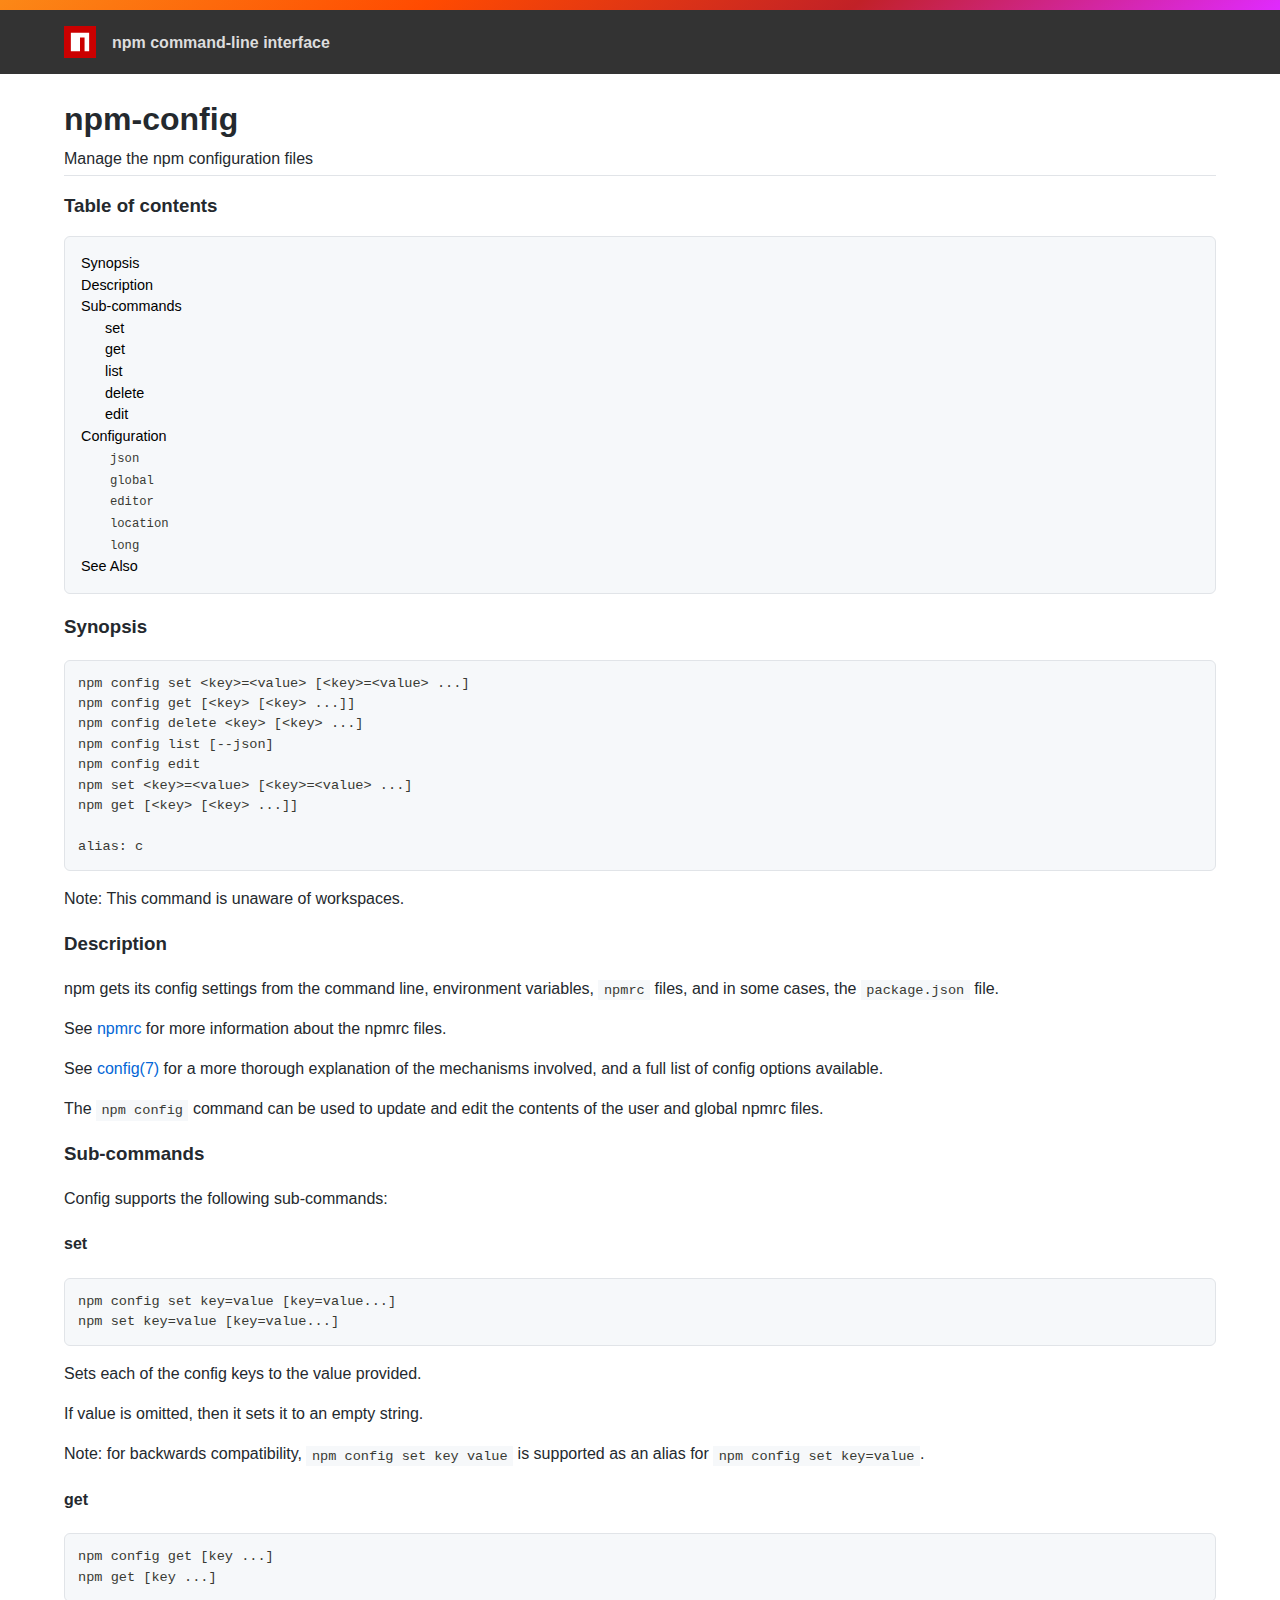
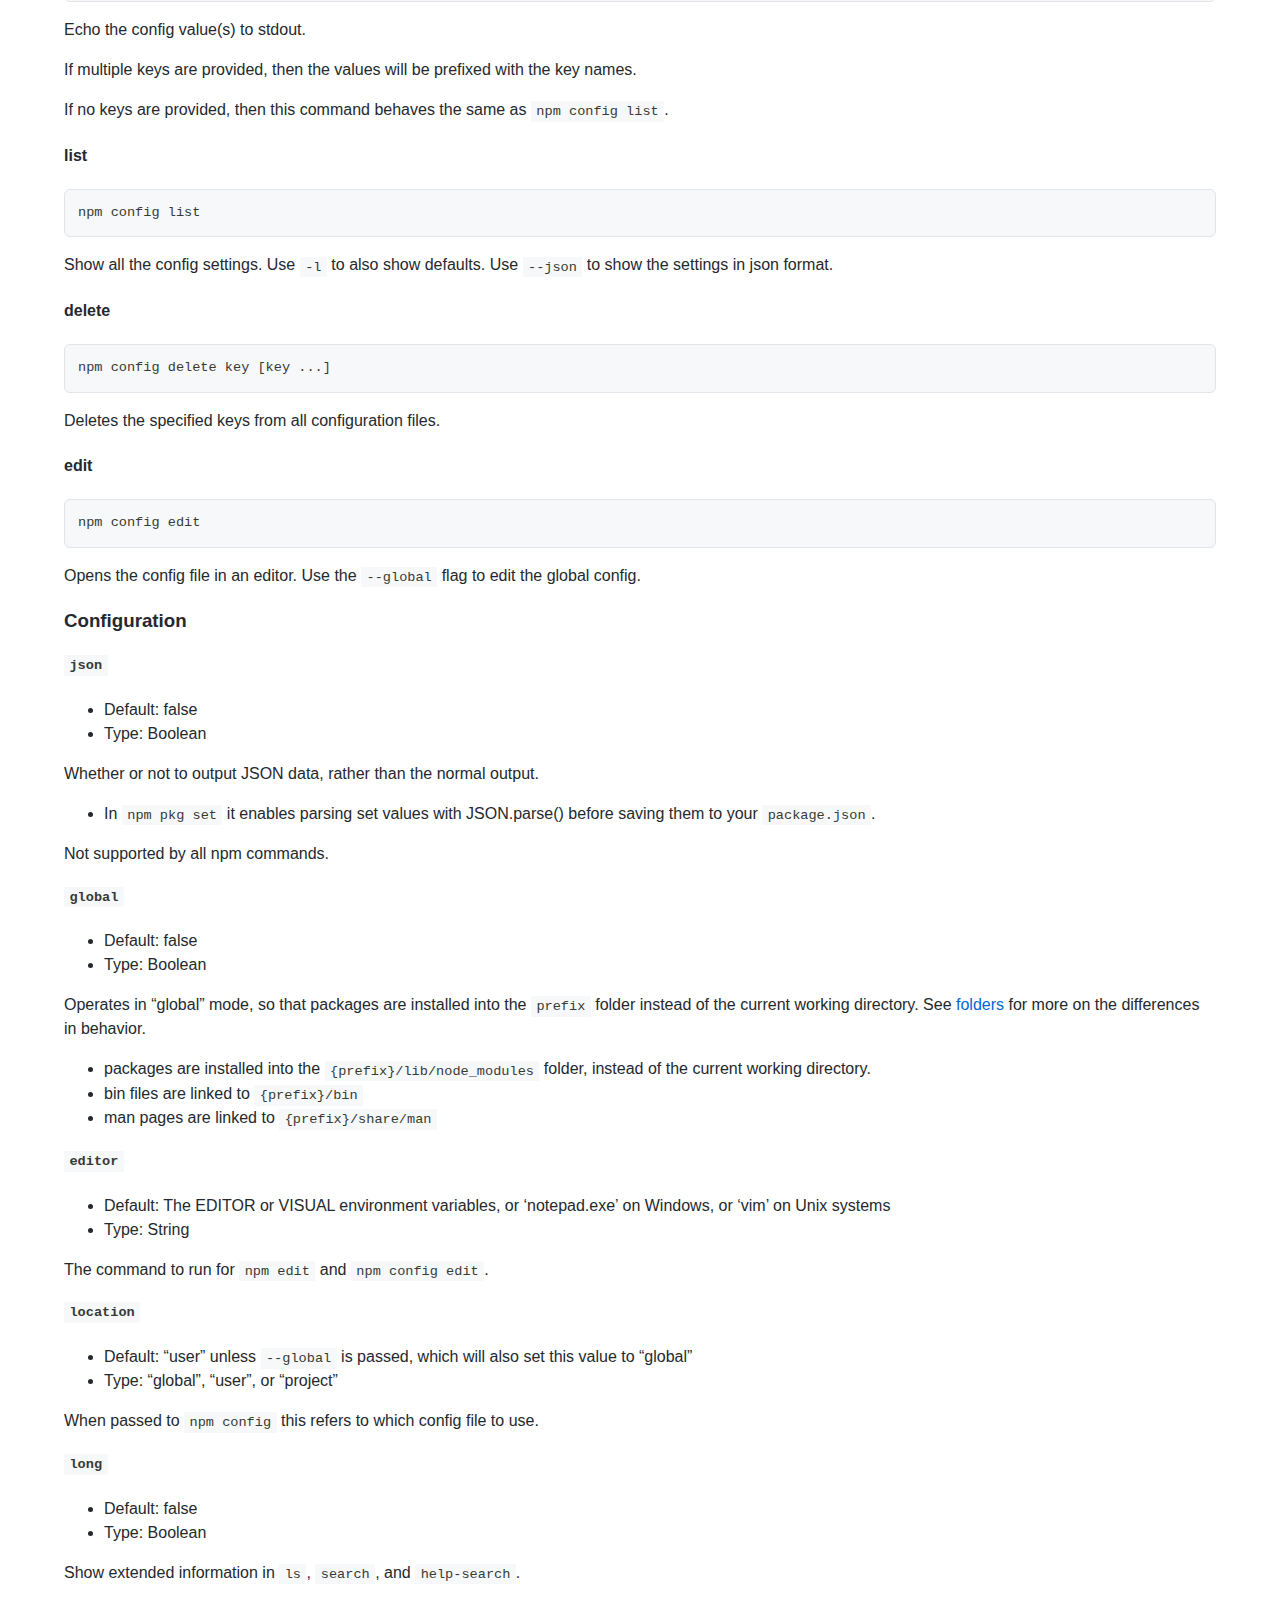
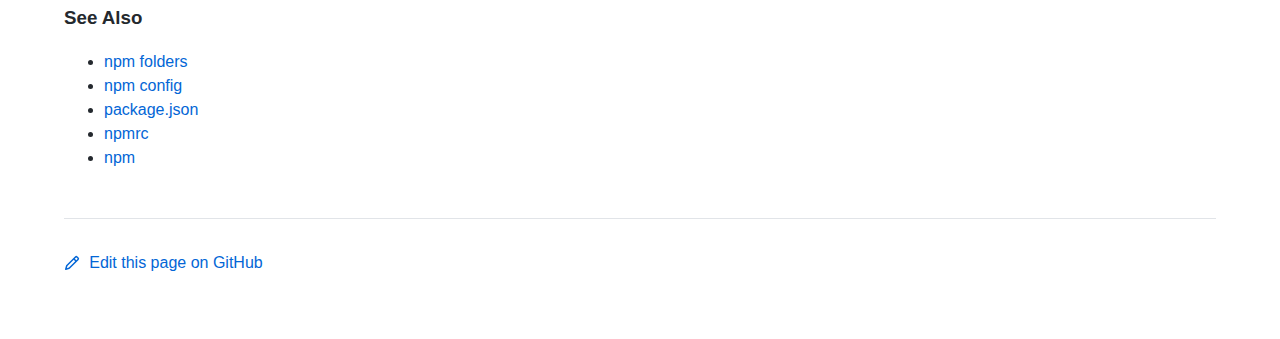
<file: .metadata/.plugins/org.eclipse.wildwebdeveloper.embedder.node/node-v16.13.0-win-x64/node_modules/npm/docs/output/commands/npm-config.html>
<html><head>
<title>npm-config</title>
<style>
body {
    background-color: #ffffff;
    color: #24292e;

    margin: 0;

    line-height: 1.5;

    font-family: -apple-system, BlinkMacSystemFont, "Segoe UI", Helvetica, Arial, sans-serif, "Apple Color Emoji", "Segoe UI Emoji";
}
#rainbar {
    height: 10px;
    background-image: linear-gradient(139deg, #fb8817, #ff4b01, #c12127, #e02aff);
}

a {
    text-decoration: none;
    color: #0366d6;
}
a:hover {
    text-decoration: underline;
}

pre {
    margin: 1em 0px;
    padding: 1em;
    border: solid 1px #e1e4e8;
    border-radius: 6px;

    display: block;
    overflow: auto;

    white-space: pre;

    background-color: #f6f8fa;
    color: #393a34;
}
code {
    font-family: SFMono-Regular, Consolas, "Liberation Mono", Menlo, Courier, monospace;
    font-size: 85%;
    padding: 0.2em 0.4em;
    background-color: #f6f8fa;
    color: #393a34;
}
pre > code {
    padding: 0;
    background-color: inherit;
    color: inherit;
}
h1, h2, h3 {
    font-weight: 600;
}

#logobar {
    background-color: #333333;
    margin: 0 auto;
    padding: 1em 4em;
}
#logobar .logo {
    float: left;
}
#logobar .title {
    font-weight: 600;
    color: #dddddd;
    float: left;
    margin: 5px 0 0 1em;
}
#logobar:after {
    content: "";
    display: block;
    clear: both;
}

#content {
    margin: 0 auto;
    padding: 0 4em;
}

#table_of_contents > h2 {
    font-size: 1.17em;
}
#table_of_contents ul:first-child {
    border: solid 1px #e1e4e8;
    border-radius: 6px;
    padding: 1em;
    background-color: #f6f8fa;
    color: #393a34;
}
#table_of_contents ul {
    list-style-type: none;
    padding-left: 1.5em;
}
#table_of_contents li {
    font-size: 0.9em;
}
#table_of_contents li a {
    color: #000000;
}

header.title {
    border-bottom: solid 1px #e1e4e8;
}
header.title > h1 {
    margin-bottom: 0.25em;
}
header.title > .description {
    display: block;
    margin-bottom: 0.5em;
    line-height: 1;
}

footer#edit {
    border-top: solid 1px #e1e4e8;
    margin: 3em 0 4em 0;
    padding-top: 2em;
}
</style>
</head>
<body>
<div id="banner">
<div id="rainbar"></div>
<div id="logobar">
<svg class="logo" role="img" height="32" width="32" viewBox="0 0 700 700">
<polygon fill="#cb0000" points="0,700 700,700 700,0 0,0"></polygon>
<polygon fill="#ffffff" points="150,550 350,550 350,250 450,250 450,550 550,550 550,150 150,150"></polygon>
</svg>
<div class="title">
npm command-line interface
</div>
</div>
</div>

<section id="content">
<header class="title">
<h1 id="npm-config">npm-config</h1>
<span class="description">Manage the npm configuration files</span>
</header>

<section id="table_of_contents">
<h2 id="table-of-contents">Table of contents</h2>
<div id="_table_of_contents"><ul><li><a href="#synopsis">Synopsis</a></li><li><a href="#description">Description</a></li><li><a href="#sub-commands">Sub-commands</a></li><ul><li><a href="#set">set</a></li><li><a href="#get">get</a></li><li><a href="#list">list</a></li><li><a href="#delete">delete</a></li><li><a href="#edit2">edit</a></li></ul><li><a href="#configuration">Configuration</a></li><ul><li><a href="#json"><code>json</code></a></li><li><a href="#global"><code>global</code></a></li><li><a href="#editor"><code>editor</code></a></li><li><a href="#location"><code>location</code></a></li><li><a href="#long"><code>long</code></a></li></ul><li><a href="#see-also">See Also</a></li></ul></div>
</section>

<div id="_content"><h3 id="synopsis">Synopsis</h3>
<pre lang="bash"><code>npm config set &lt;key&gt;=&lt;value&gt; [&lt;key&gt;=&lt;value&gt; ...]
npm config get [&lt;key&gt; [&lt;key&gt; ...]]
npm config delete &lt;key&gt; [&lt;key&gt; ...]
npm config list [--json]
npm config edit
npm set &lt;key&gt;=&lt;value&gt; [&lt;key&gt;=&lt;value&gt; ...]
npm get [&lt;key&gt; [&lt;key&gt; ...]]

alias: c
</code></pre>
<p>Note: This command is unaware of workspaces.</p>
<h3 id="description">Description</h3>
<p>npm gets its config settings from the command line, environment
variables, <code>npmrc</code> files, and in some cases, the <code>package.json</code> file.</p>
<p>See <a href="../configuring-npm/npmrc.html">npmrc</a> for more information about the npmrc
files.</p>
<p>See <a href="../using-npm/config.html">config(7)</a> for a more thorough explanation of the
mechanisms involved, and a full list of config options available.</p>
<p>The <code>npm config</code> command can be used to update and edit the contents
of the user and global npmrc files.</p>
<h3 id="sub-commands">Sub-commands</h3>
<p>Config supports the following sub-commands:</p>
<h4 id="set">set</h4>
<pre lang="bash"><code>npm config set key=value [key=value...]
npm set key=value [key=value...]
</code></pre>
<p>Sets each of the config keys to the value provided.</p>
<p>If value is omitted, then it sets it to an empty string.</p>
<p>Note: for backwards compatibility, <code>npm config set key value</code> is supported
as an alias for <code>npm config set key=value</code>.</p>
<h4 id="get">get</h4>
<pre lang="bash"><code>npm config get [key ...]
npm get [key ...]
</code></pre>
<p>Echo the config value(s) to stdout.</p>
<p>If multiple keys are provided, then the values will be prefixed with the
key names.</p>
<p>If no keys are provided, then this command behaves the same as <code>npm config list</code>.</p>
<h4 id="list">list</h4>
<pre lang="bash"><code>npm config list
</code></pre>
<p>Show all the config settings. Use <code>-l</code> to also show defaults. Use <code>--json</code>
to show the settings in json format.</p>
<h4 id="delete">delete</h4>
<pre lang="bash"><code>npm config delete key [key ...]
</code></pre>
<p>Deletes the specified keys from all configuration files.</p>
<h4 id="edit2">edit</h4>
<pre lang="bash"><code>npm config edit
</code></pre>
<p>Opens the config file in an editor.  Use the <code>--global</code> flag to edit the
global config.</p>
<h3 id="configuration">Configuration</h3>
<!-- raw HTML omitted -->
<!-- raw HTML omitted -->
<!-- raw HTML omitted -->
<h4 id="json"><code>json</code></h4>
<ul>
<li>Default: false</li>
<li>Type: Boolean</li>
</ul>
<p>Whether or not to output JSON data, rather than the normal output.</p>
<ul>
<li>In <code>npm pkg set</code> it enables parsing set values with JSON.parse() before
saving them to your <code>package.json</code>.</li>
</ul>
<p>Not supported by all npm commands.</p>
<!-- raw HTML omitted -->
<!-- raw HTML omitted -->
<h4 id="global"><code>global</code></h4>
<ul>
<li>Default: false</li>
<li>Type: Boolean</li>
</ul>
<p>Operates in “global” mode, so that packages are installed into the <code>prefix</code>
folder instead of the current working directory. See
<a href="../configuring-npm/folders.html">folders</a> for more on the differences in behavior.</p>
<ul>
<li>packages are installed into the <code>{prefix}/lib/node_modules</code> folder, instead
of the current working directory.</li>
<li>bin files are linked to <code>{prefix}/bin</code></li>
<li>man pages are linked to <code>{prefix}/share/man</code></li>
</ul>
<!-- raw HTML omitted -->
<!-- raw HTML omitted -->
<h4 id="editor"><code>editor</code></h4>
<ul>
<li>Default: The EDITOR or VISUAL environment variables, or ‘notepad.exe’ on
Windows, or ‘vim’ on Unix systems</li>
<li>Type: String</li>
</ul>
<p>The command to run for <code>npm edit</code> and <code>npm config edit</code>.</p>
<!-- raw HTML omitted -->
<!-- raw HTML omitted -->
<h4 id="location"><code>location</code></h4>
<ul>
<li>Default: “user” unless <code>--global</code> is passed, which will also set this value
to “global”</li>
<li>Type: “global”, “user”, or “project”</li>
</ul>
<p>When passed to <code>npm config</code> this refers to which config file to use.</p>
<!-- raw HTML omitted -->
<!-- raw HTML omitted -->
<h4 id="long"><code>long</code></h4>
<ul>
<li>Default: false</li>
<li>Type: Boolean</li>
</ul>
<p>Show extended information in <code>ls</code>, <code>search</code>, and <code>help-search</code>.</p>
<!-- raw HTML omitted -->
<!-- raw HTML omitted -->
<!-- raw HTML omitted -->
<h3 id="see-also">See Also</h3>
<ul>
<li><a href="../configuring-npm/folders.html">npm folders</a></li>
<li><a href="../commands/npm-config.html">npm config</a></li>
<li><a href="../configuring-npm/package-json.html">package.json</a></li>
<li><a href="../configuring-npm/npmrc.html">npmrc</a></li>
<li><a href="../commands/npm.html">npm</a></li>
</ul>
</div>

<footer id="edit">
<a href="https://github.com/npm/cli/edit/latest/docs/content/commands/npm-config.md">
<svg role="img" viewBox="0 0 16 16" width="16" height="16" fill="currentcolor" style="vertical-align: text-bottom; margin-right: 0.3em;">
<path fill-rule="evenodd" d="M11.013 1.427a1.75 1.75 0 012.474 0l1.086 1.086a1.75 1.75 0 010 2.474l-8.61 8.61c-.21.21-.47.364-.756.445l-3.251.93a.75.75 0 01-.927-.928l.929-3.25a1.75 1.75 0 01.445-.758l8.61-8.61zm1.414 1.06a.25.25 0 00-.354 0L10.811 3.75l1.439 1.44 1.263-1.263a.25.25 0 000-.354l-1.086-1.086zM11.189 6.25L9.75 4.81l-6.286 6.287a.25.25 0 00-.064.108l-.558 1.953 1.953-.558a.249.249 0 00.108-.064l6.286-6.286z"></path>
</svg>
Edit this page on GitHub
</a>
</footer>
</section>



</body></html>
</file>
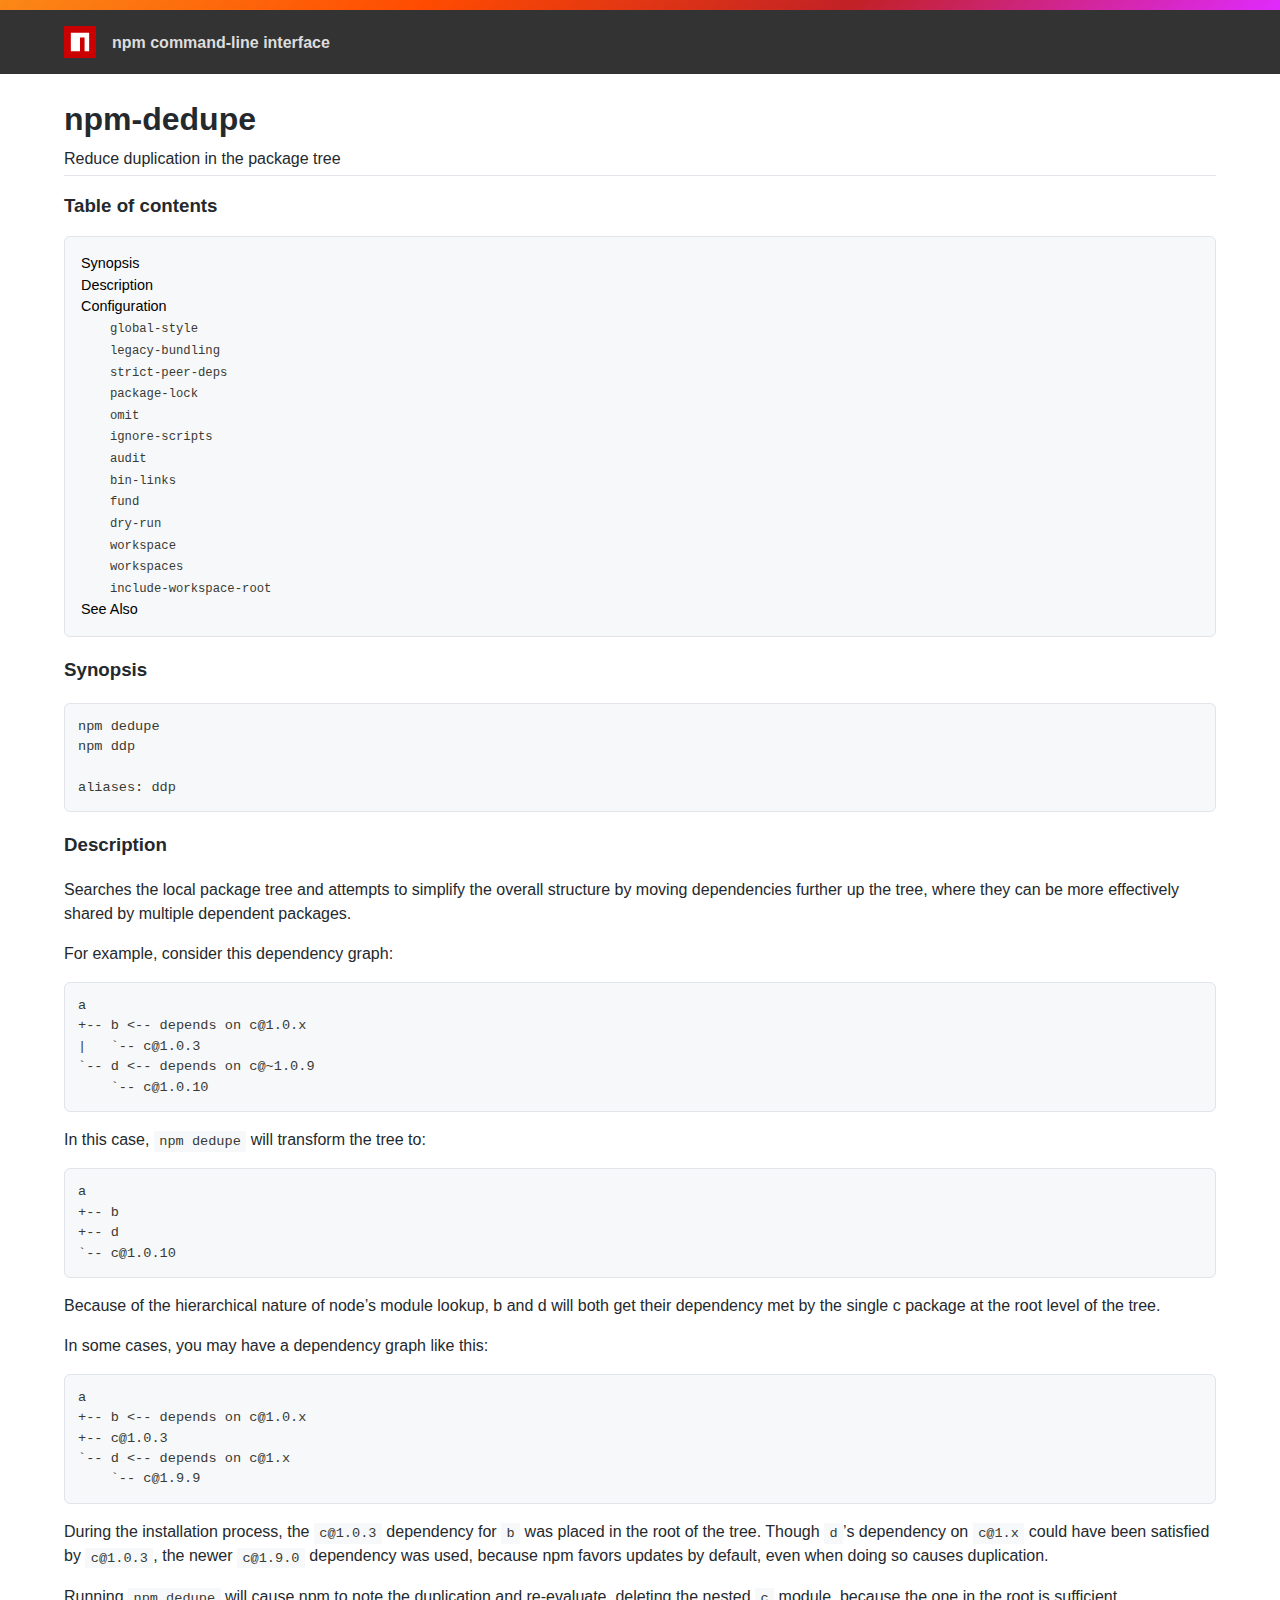
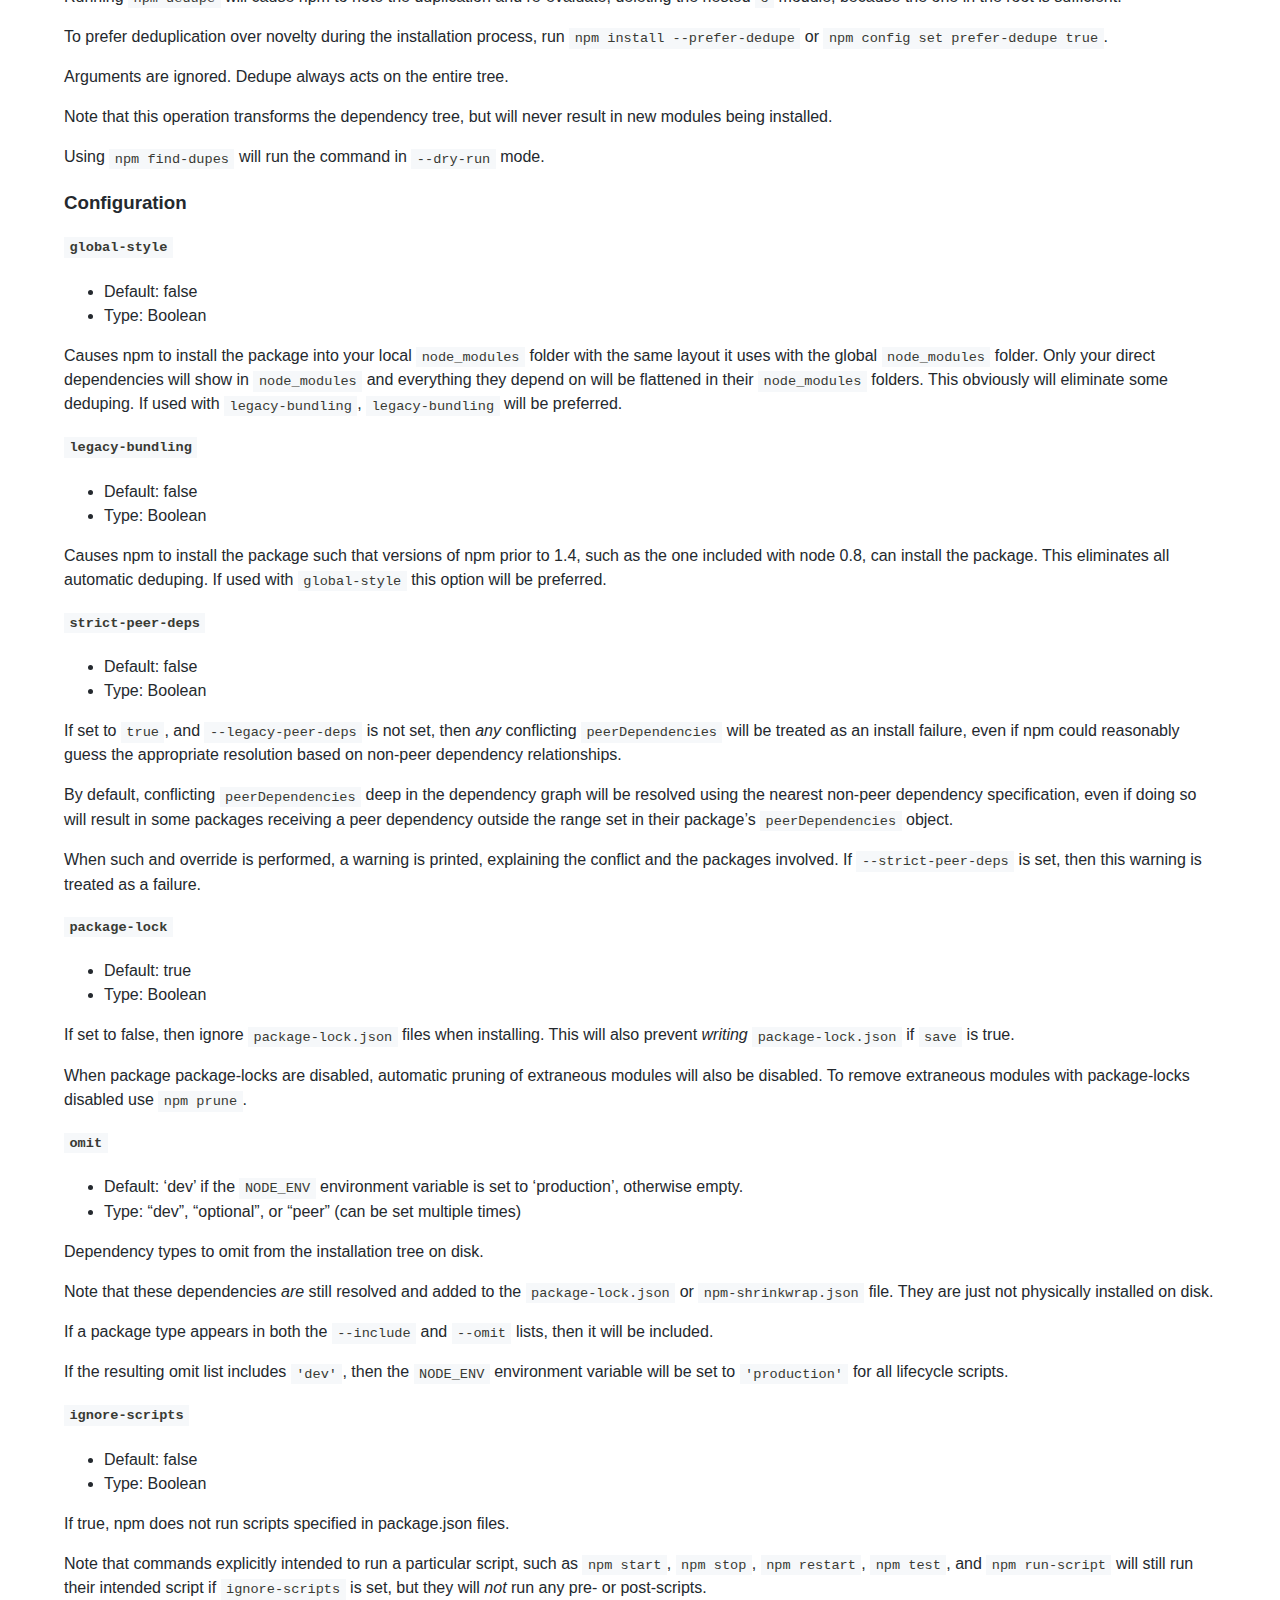
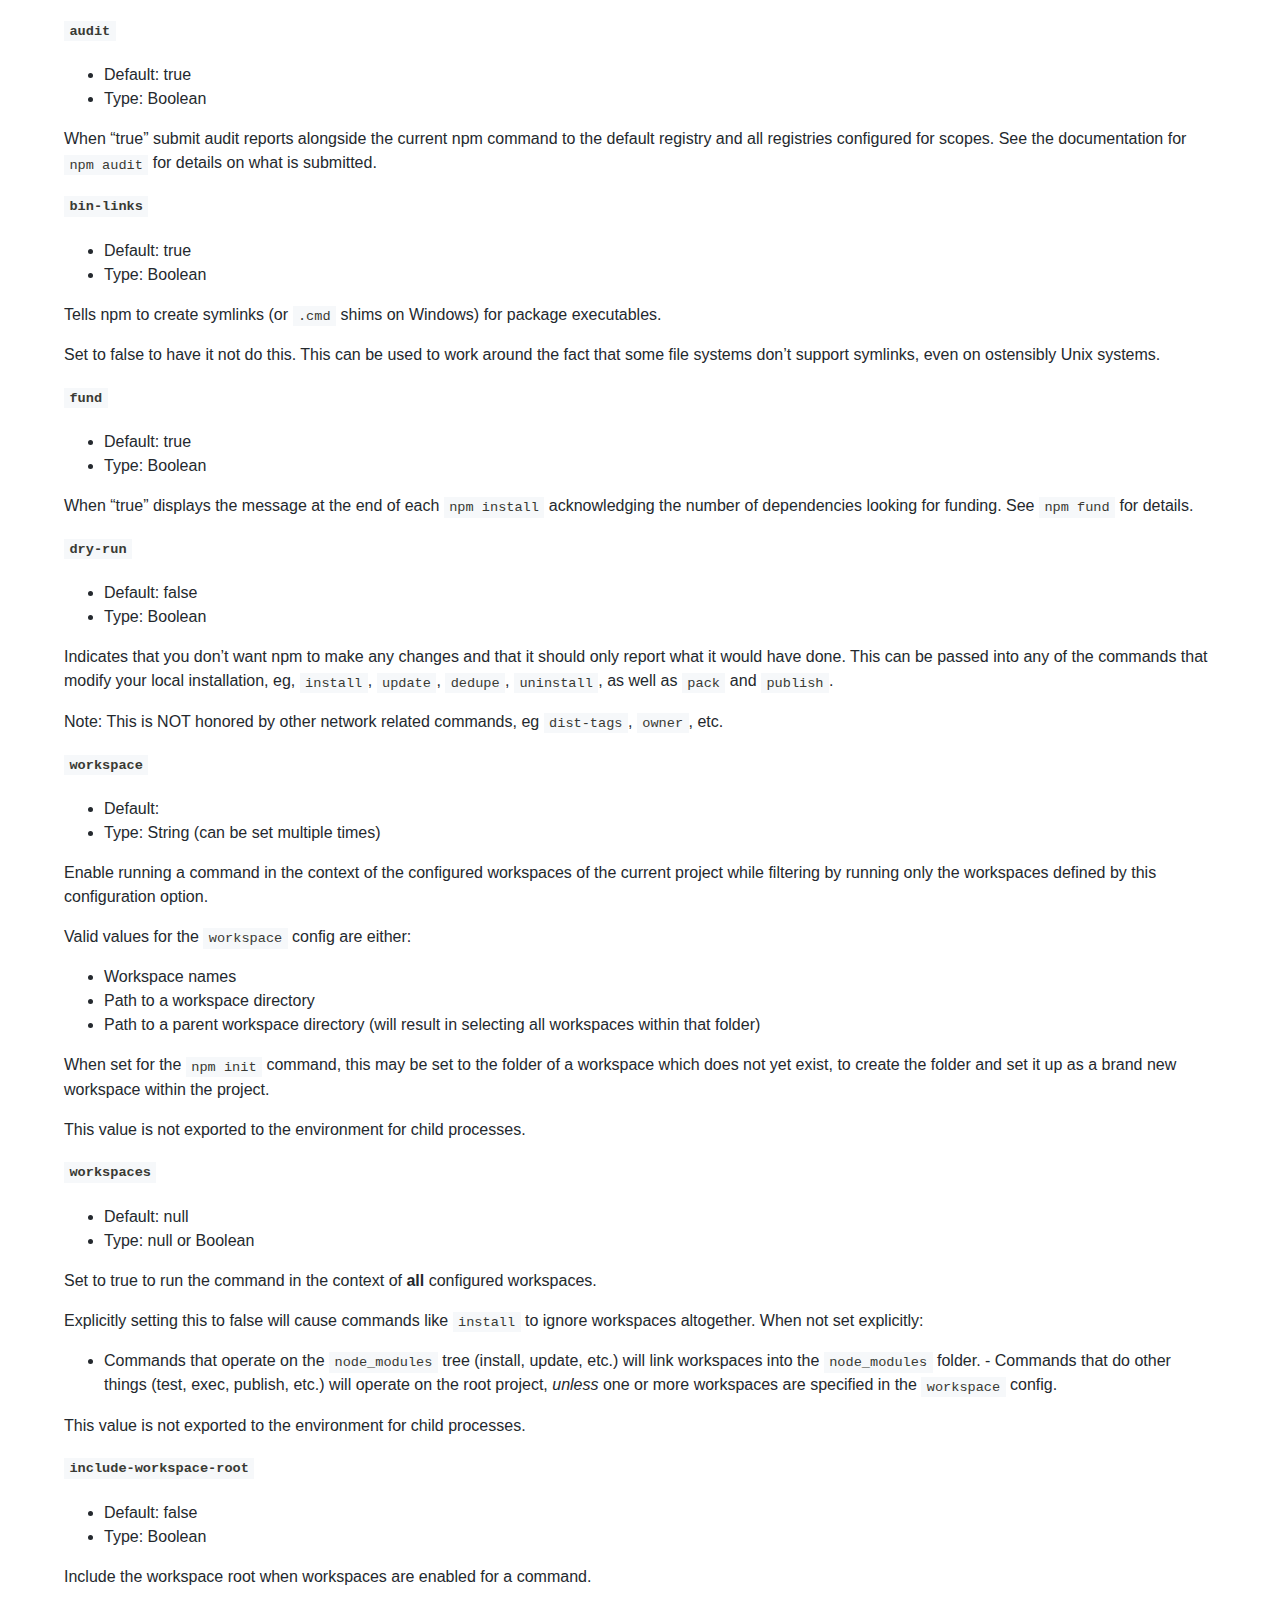
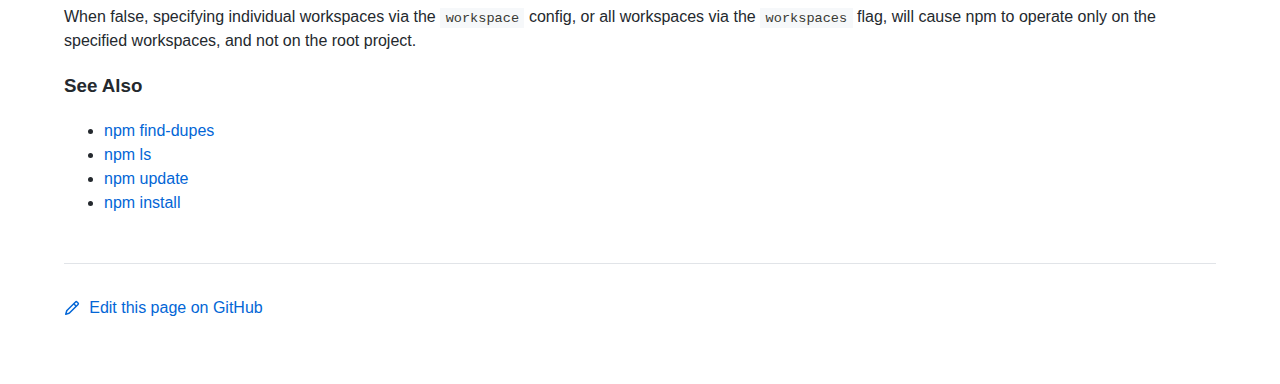
<file: .metadata/.plugins/org.eclipse.wildwebdeveloper.embedder.node/node-v16.13.0-win-x64/node_modules/npm/docs/output/commands/npm-dedupe.html>
<html><head>
<title>npm-dedupe</title>
<style>
body {
    background-color: #ffffff;
    color: #24292e;

    margin: 0;

    line-height: 1.5;

    font-family: -apple-system, BlinkMacSystemFont, "Segoe UI", Helvetica, Arial, sans-serif, "Apple Color Emoji", "Segoe UI Emoji";
}
#rainbar {
    height: 10px;
    background-image: linear-gradient(139deg, #fb8817, #ff4b01, #c12127, #e02aff);
}

a {
    text-decoration: none;
    color: #0366d6;
}
a:hover {
    text-decoration: underline;
}

pre {
    margin: 1em 0px;
    padding: 1em;
    border: solid 1px #e1e4e8;
    border-radius: 6px;

    display: block;
    overflow: auto;

    white-space: pre;

    background-color: #f6f8fa;
    color: #393a34;
}
code {
    font-family: SFMono-Regular, Consolas, "Liberation Mono", Menlo, Courier, monospace;
    font-size: 85%;
    padding: 0.2em 0.4em;
    background-color: #f6f8fa;
    color: #393a34;
}
pre > code {
    padding: 0;
    background-color: inherit;
    color: inherit;
}
h1, h2, h3 {
    font-weight: 600;
}

#logobar {
    background-color: #333333;
    margin: 0 auto;
    padding: 1em 4em;
}
#logobar .logo {
    float: left;
}
#logobar .title {
    font-weight: 600;
    color: #dddddd;
    float: left;
    margin: 5px 0 0 1em;
}
#logobar:after {
    content: "";
    display: block;
    clear: both;
}

#content {
    margin: 0 auto;
    padding: 0 4em;
}

#table_of_contents > h2 {
    font-size: 1.17em;
}
#table_of_contents ul:first-child {
    border: solid 1px #e1e4e8;
    border-radius: 6px;
    padding: 1em;
    background-color: #f6f8fa;
    color: #393a34;
}
#table_of_contents ul {
    list-style-type: none;
    padding-left: 1.5em;
}
#table_of_contents li {
    font-size: 0.9em;
}
#table_of_contents li a {
    color: #000000;
}

header.title {
    border-bottom: solid 1px #e1e4e8;
}
header.title > h1 {
    margin-bottom: 0.25em;
}
header.title > .description {
    display: block;
    margin-bottom: 0.5em;
    line-height: 1;
}

footer#edit {
    border-top: solid 1px #e1e4e8;
    margin: 3em 0 4em 0;
    padding-top: 2em;
}
</style>
</head>
<body>
<div id="banner">
<div id="rainbar"></div>
<div id="logobar">
<svg class="logo" role="img" height="32" width="32" viewBox="0 0 700 700">
<polygon fill="#cb0000" points="0,700 700,700 700,0 0,0"></polygon>
<polygon fill="#ffffff" points="150,550 350,550 350,250 450,250 450,550 550,550 550,150 150,150"></polygon>
</svg>
<div class="title">
npm command-line interface
</div>
</div>
</div>

<section id="content">
<header class="title">
<h1 id="npm-dedupe">npm-dedupe</h1>
<span class="description">Reduce duplication in the package tree</span>
</header>

<section id="table_of_contents">
<h2 id="table-of-contents">Table of contents</h2>
<div id="_table_of_contents"><ul><li><a href="#synopsis">Synopsis</a></li><li><a href="#description">Description</a></li><li><a href="#configuration">Configuration</a></li><ul><li><a href="#global-style"><code>global-style</code></a></li><li><a href="#legacy-bundling"><code>legacy-bundling</code></a></li><li><a href="#strict-peer-deps"><code>strict-peer-deps</code></a></li><li><a href="#package-lock"><code>package-lock</code></a></li><li><a href="#omit"><code>omit</code></a></li><li><a href="#ignore-scripts"><code>ignore-scripts</code></a></li><li><a href="#audit"><code>audit</code></a></li><li><a href="#bin-links"><code>bin-links</code></a></li><li><a href="#fund"><code>fund</code></a></li><li><a href="#dry-run"><code>dry-run</code></a></li><li><a href="#workspace"><code>workspace</code></a></li><li><a href="#workspaces"><code>workspaces</code></a></li><li><a href="#include-workspace-root"><code>include-workspace-root</code></a></li></ul><li><a href="#see-also">See Also</a></li></ul></div>
</section>

<div id="_content"><h3 id="synopsis">Synopsis</h3>
<pre lang="bash"><code>npm dedupe
npm ddp

aliases: ddp
</code></pre>
<h3 id="description">Description</h3>
<p>Searches the local package tree and attempts to simplify the overall
structure by moving dependencies further up the tree, where they can
be more effectively shared by multiple dependent packages.</p>
<p>For example, consider this dependency graph:</p>
<pre><code>a
+-- b &lt;-- depends on c@1.0.x
|   `-- c@1.0.3
`-- d &lt;-- depends on c@~1.0.9
    `-- c@1.0.10
</code></pre>
<p>In this case, <code>npm dedupe</code> will transform the tree to:</p>
<pre lang="bash"><code>a
+-- b
+-- d
`-- c@1.0.10
</code></pre>
<p>Because of the hierarchical nature of node’s module lookup, b and d
will both get their dependency met by the single c package at the root
level of the tree.</p>
<p>In some cases, you may have a dependency graph like this:</p>
<pre><code>a
+-- b &lt;-- depends on c@1.0.x
+-- c@1.0.3
`-- d &lt;-- depends on c@1.x
    `-- c@1.9.9
</code></pre>
<p>During the installation process, the <code>c@1.0.3</code> dependency for <code>b</code> was
placed in the root of the tree.  Though <code>d</code>’s dependency on <code>c@1.x</code> could
have been satisfied by <code>c@1.0.3</code>, the newer <code>c@1.9.0</code> dependency was used,
because npm favors updates by default, even when doing so causes
duplication.</p>
<p>Running <code>npm dedupe</code> will cause npm to note the duplication and
re-evaluate, deleting the nested <code>c</code> module, because the one in the root is
sufficient.</p>
<p>To prefer deduplication over novelty during the installation process, run
<code>npm install --prefer-dedupe</code> or <code>npm config set prefer-dedupe true</code>.</p>
<p>Arguments are ignored. Dedupe always acts on the entire tree.</p>
<p>Note that this operation transforms the dependency tree, but will never
result in new modules being installed.</p>
<p>Using <code>npm find-dupes</code> will run the command in <code>--dry-run</code> mode.</p>
<h3 id="configuration">Configuration</h3>
<!-- raw HTML omitted -->
<!-- raw HTML omitted -->
<!-- raw HTML omitted -->
<h4 id="global-style"><code>global-style</code></h4>
<ul>
<li>Default: false</li>
<li>Type: Boolean</li>
</ul>
<p>Causes npm to install the package into your local <code>node_modules</code> folder with
the same layout it uses with the global <code>node_modules</code> folder. Only your
direct dependencies will show in <code>node_modules</code> and everything they depend
on will be flattened in their <code>node_modules</code> folders. This obviously will
eliminate some deduping. If used with <code>legacy-bundling</code>, <code>legacy-bundling</code>
will be preferred.</p>
<!-- raw HTML omitted -->
<!-- raw HTML omitted -->
<h4 id="legacy-bundling"><code>legacy-bundling</code></h4>
<ul>
<li>Default: false</li>
<li>Type: Boolean</li>
</ul>
<p>Causes npm to install the package such that versions of npm prior to 1.4,
such as the one included with node 0.8, can install the package. This
eliminates all automatic deduping. If used with <code>global-style</code> this option
will be preferred.</p>
<!-- raw HTML omitted -->
<!-- raw HTML omitted -->
<h4 id="strict-peer-deps"><code>strict-peer-deps</code></h4>
<ul>
<li>Default: false</li>
<li>Type: Boolean</li>
</ul>
<p>If set to <code>true</code>, and <code>--legacy-peer-deps</code> is not set, then <em>any</em>
conflicting <code>peerDependencies</code> will be treated as an install failure, even
if npm could reasonably guess the appropriate resolution based on non-peer
dependency relationships.</p>
<p>By default, conflicting <code>peerDependencies</code> deep in the dependency graph will
be resolved using the nearest non-peer dependency specification, even if
doing so will result in some packages receiving a peer dependency outside
the range set in their package’s <code>peerDependencies</code> object.</p>
<p>When such and override is performed, a warning is printed, explaining the
conflict and the packages involved. If <code>--strict-peer-deps</code> is set, then
this warning is treated as a failure.</p>
<!-- raw HTML omitted -->
<!-- raw HTML omitted -->
<h4 id="package-lock"><code>package-lock</code></h4>
<ul>
<li>Default: true</li>
<li>Type: Boolean</li>
</ul>
<p>If set to false, then ignore <code>package-lock.json</code> files when installing. This
will also prevent <em>writing</em> <code>package-lock.json</code> if <code>save</code> is true.</p>
<p>When package package-locks are disabled, automatic pruning of extraneous
modules will also be disabled. To remove extraneous modules with
package-locks disabled use <code>npm prune</code>.</p>
<!-- raw HTML omitted -->
<!-- raw HTML omitted -->
<h4 id="omit"><code>omit</code></h4>
<ul>
<li>Default: ‘dev’ if the <code>NODE_ENV</code> environment variable is set to
‘production’, otherwise empty.</li>
<li>Type: “dev”, “optional”, or “peer” (can be set multiple times)</li>
</ul>
<p>Dependency types to omit from the installation tree on disk.</p>
<p>Note that these dependencies <em>are</em> still resolved and added to the
<code>package-lock.json</code> or <code>npm-shrinkwrap.json</code> file. They are just not
physically installed on disk.</p>
<p>If a package type appears in both the <code>--include</code> and <code>--omit</code> lists, then
it will be included.</p>
<p>If the resulting omit list includes <code>'dev'</code>, then the <code>NODE_ENV</code> environment
variable will be set to <code>'production'</code> for all lifecycle scripts.</p>
<!-- raw HTML omitted -->
<!-- raw HTML omitted -->
<h4 id="ignore-scripts"><code>ignore-scripts</code></h4>
<ul>
<li>Default: false</li>
<li>Type: Boolean</li>
</ul>
<p>If true, npm does not run scripts specified in package.json files.</p>
<p>Note that commands explicitly intended to run a particular script, such as
<code>npm start</code>, <code>npm stop</code>, <code>npm restart</code>, <code>npm test</code>, and <code>npm run-script</code>
will still run their intended script if <code>ignore-scripts</code> is set, but they
will <em>not</em> run any pre- or post-scripts.</p>
<!-- raw HTML omitted -->
<!-- raw HTML omitted -->
<h4 id="audit"><code>audit</code></h4>
<ul>
<li>Default: true</li>
<li>Type: Boolean</li>
</ul>
<p>When “true” submit audit reports alongside the current npm command to the
default registry and all registries configured for scopes. See the
documentation for <a href="../commands/npm-audit.html"><code>npm audit</code></a> for details on what is
submitted.</p>
<!-- raw HTML omitted -->
<!-- raw HTML omitted -->
<h4 id="bin-links"><code>bin-links</code></h4>
<ul>
<li>Default: true</li>
<li>Type: Boolean</li>
</ul>
<p>Tells npm to create symlinks (or <code>.cmd</code> shims on Windows) for package
executables.</p>
<p>Set to false to have it not do this. This can be used to work around the
fact that some file systems don’t support symlinks, even on ostensibly Unix
systems.</p>
<!-- raw HTML omitted -->
<!-- raw HTML omitted -->
<h4 id="fund"><code>fund</code></h4>
<ul>
<li>Default: true</li>
<li>Type: Boolean</li>
</ul>
<p>When “true” displays the message at the end of each <code>npm install</code>
acknowledging the number of dependencies looking for funding. See <a href="../commands/npm-fund.html"><code>npm fund</code></a> for details.</p>
<!-- raw HTML omitted -->
<!-- raw HTML omitted -->
<h4 id="dry-run"><code>dry-run</code></h4>
<ul>
<li>Default: false</li>
<li>Type: Boolean</li>
</ul>
<p>Indicates that you don’t want npm to make any changes and that it should
only report what it would have done. This can be passed into any of the
commands that modify your local installation, eg, <code>install</code>, <code>update</code>,
<code>dedupe</code>, <code>uninstall</code>, as well as <code>pack</code> and <code>publish</code>.</p>
<p>Note: This is NOT honored by other network related commands, eg <code>dist-tags</code>,
<code>owner</code>, etc.</p>
<!-- raw HTML omitted -->
<!-- raw HTML omitted -->
<h4 id="workspace"><code>workspace</code></h4>
<ul>
<li>Default:</li>
<li>Type: String (can be set multiple times)</li>
</ul>
<p>Enable running a command in the context of the configured workspaces of the
current project while filtering by running only the workspaces defined by
this configuration option.</p>
<p>Valid values for the <code>workspace</code> config are either:</p>
<ul>
<li>Workspace names</li>
<li>Path to a workspace directory</li>
<li>Path to a parent workspace directory (will result in selecting all
workspaces within that folder)</li>
</ul>
<p>When set for the <code>npm init</code> command, this may be set to the folder of a
workspace which does not yet exist, to create the folder and set it up as a
brand new workspace within the project.</p>
<p>This value is not exported to the environment for child processes.</p>
<!-- raw HTML omitted -->
<!-- raw HTML omitted -->
<h4 id="workspaces"><code>workspaces</code></h4>
<ul>
<li>Default: null</li>
<li>Type: null or Boolean</li>
</ul>
<p>Set to true to run the command in the context of <strong>all</strong> configured
workspaces.</p>
<p>Explicitly setting this to false will cause commands like <code>install</code> to
ignore workspaces altogether. When not set explicitly:</p>
<ul>
<li>Commands that operate on the <code>node_modules</code> tree (install, update, etc.)
will link workspaces into the <code>node_modules</code> folder. - Commands that do
other things (test, exec, publish, etc.) will operate on the root project,
<em>unless</em> one or more workspaces are specified in the <code>workspace</code> config.</li>
</ul>
<p>This value is not exported to the environment for child processes.</p>
<!-- raw HTML omitted -->
<!-- raw HTML omitted -->
<h4 id="include-workspace-root"><code>include-workspace-root</code></h4>
<ul>
<li>Default: false</li>
<li>Type: Boolean</li>
</ul>
<p>Include the workspace root when workspaces are enabled for a command.</p>
<p>When false, specifying individual workspaces via the <code>workspace</code> config, or
all workspaces via the <code>workspaces</code> flag, will cause npm to operate only on
the specified workspaces, and not on the root project.</p>
<!-- raw HTML omitted -->
<!-- raw HTML omitted -->
<!-- raw HTML omitted -->
<h3 id="see-also">See Also</h3>
<ul>
<li><a href="../commands/npm-find-dupes.html">npm find-dupes</a></li>
<li><a href="../commands/npm-ls.html">npm ls</a></li>
<li><a href="../commands/npm-update.html">npm update</a></li>
<li><a href="../commands/npm-install.html">npm install</a></li>
</ul>
</div>

<footer id="edit">
<a href="https://github.com/npm/cli/edit/latest/docs/content/commands/npm-dedupe.md">
<svg role="img" viewBox="0 0 16 16" width="16" height="16" fill="currentcolor" style="vertical-align: text-bottom; margin-right: 0.3em;">
<path fill-rule="evenodd" d="M11.013 1.427a1.75 1.75 0 012.474 0l1.086 1.086a1.75 1.75 0 010 2.474l-8.61 8.61c-.21.21-.47.364-.756.445l-3.251.93a.75.75 0 01-.927-.928l.929-3.25a1.75 1.75 0 01.445-.758l8.61-8.61zm1.414 1.06a.25.25 0 00-.354 0L10.811 3.75l1.439 1.44 1.263-1.263a.25.25 0 000-.354l-1.086-1.086zM11.189 6.25L9.75 4.81l-6.286 6.287a.25.25 0 00-.064.108l-.558 1.953 1.953-.558a.249.249 0 00.108-.064l6.286-6.286z"></path>
</svg>
Edit this page on GitHub
</a>
</footer>
</section>



</body></html>
</file>
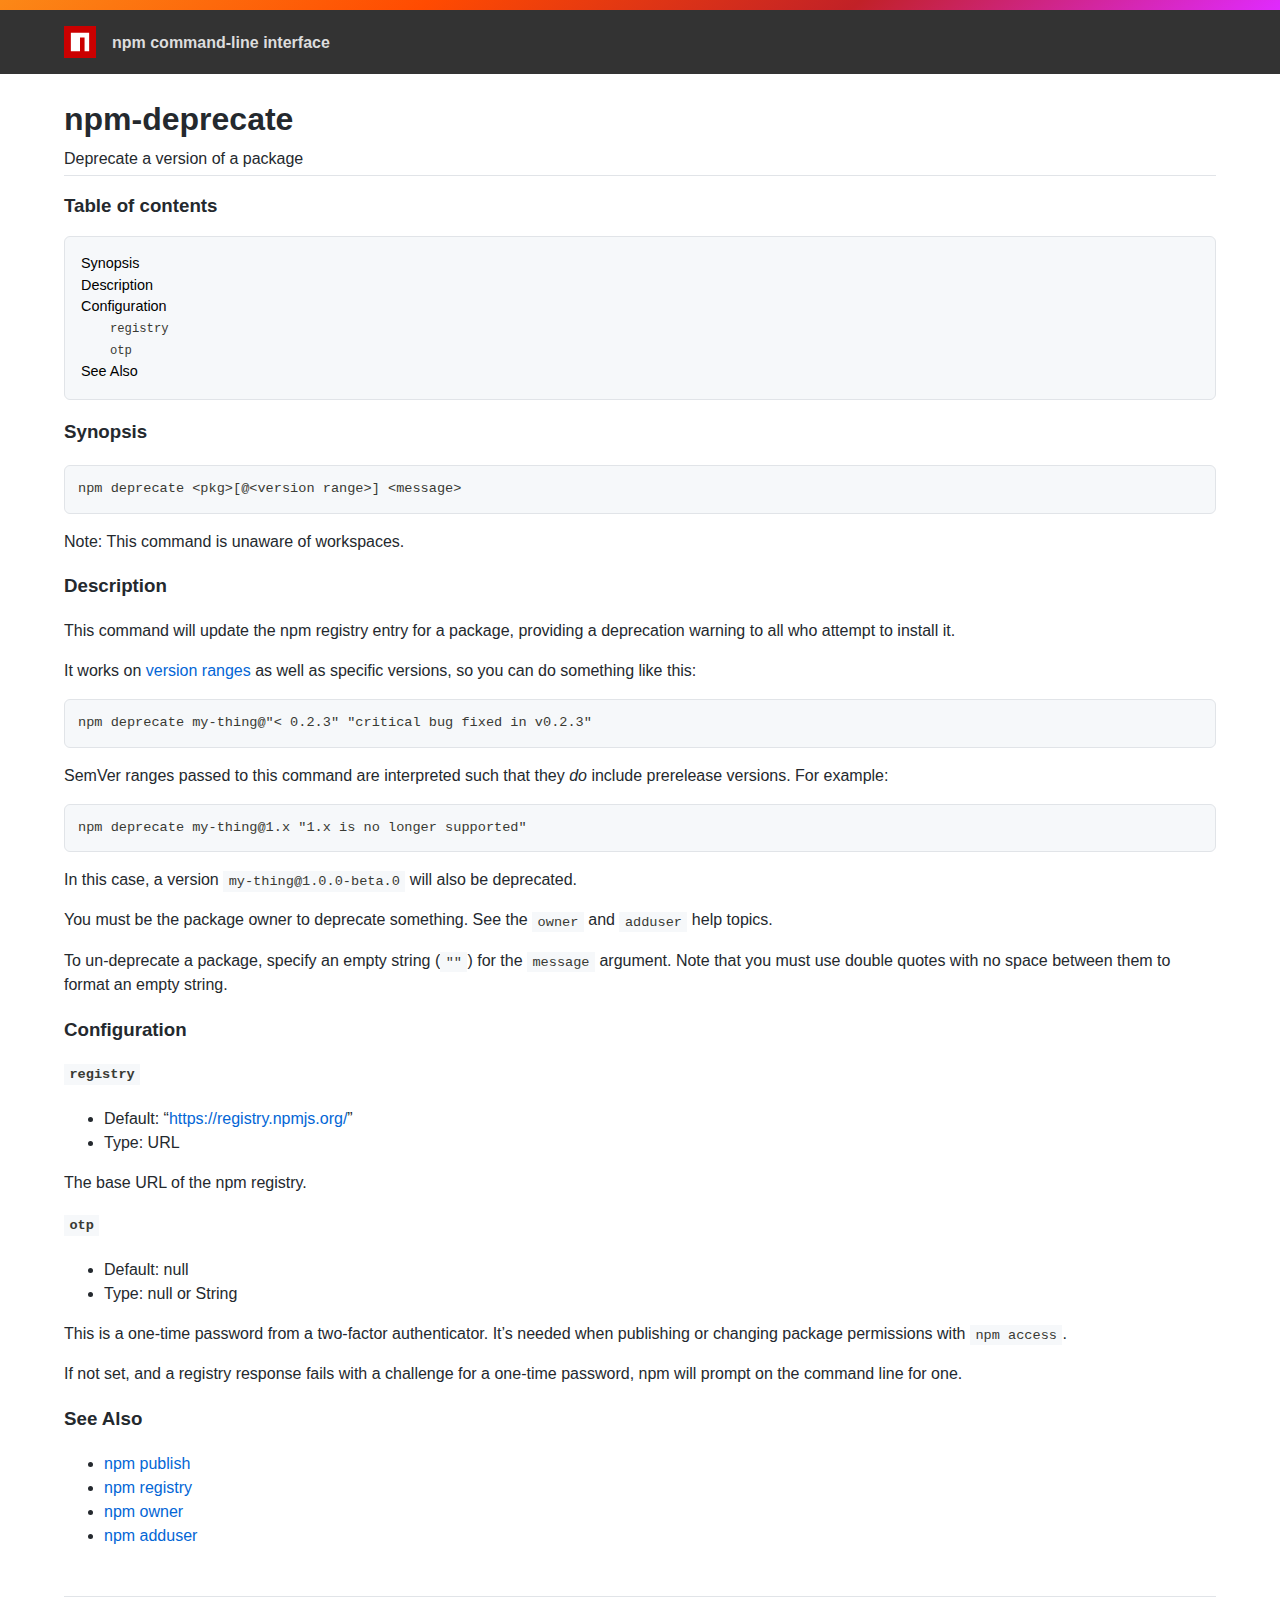
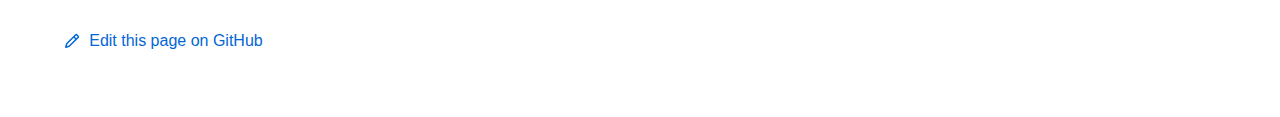
<file: .metadata/.plugins/org.eclipse.wildwebdeveloper.embedder.node/node-v16.13.0-win-x64/node_modules/npm/docs/output/commands/npm-deprecate.html>
<html><head>
<title>npm-deprecate</title>
<style>
body {
    background-color: #ffffff;
    color: #24292e;

    margin: 0;

    line-height: 1.5;

    font-family: -apple-system, BlinkMacSystemFont, "Segoe UI", Helvetica, Arial, sans-serif, "Apple Color Emoji", "Segoe UI Emoji";
}
#rainbar {
    height: 10px;
    background-image: linear-gradient(139deg, #fb8817, #ff4b01, #c12127, #e02aff);
}

a {
    text-decoration: none;
    color: #0366d6;
}
a:hover {
    text-decoration: underline;
}

pre {
    margin: 1em 0px;
    padding: 1em;
    border: solid 1px #e1e4e8;
    border-radius: 6px;

    display: block;
    overflow: auto;

    white-space: pre;

    background-color: #f6f8fa;
    color: #393a34;
}
code {
    font-family: SFMono-Regular, Consolas, "Liberation Mono", Menlo, Courier, monospace;
    font-size: 85%;
    padding: 0.2em 0.4em;
    background-color: #f6f8fa;
    color: #393a34;
}
pre > code {
    padding: 0;
    background-color: inherit;
    color: inherit;
}
h1, h2, h3 {
    font-weight: 600;
}

#logobar {
    background-color: #333333;
    margin: 0 auto;
    padding: 1em 4em;
}
#logobar .logo {
    float: left;
}
#logobar .title {
    font-weight: 600;
    color: #dddddd;
    float: left;
    margin: 5px 0 0 1em;
}
#logobar:after {
    content: "";
    display: block;
    clear: both;
}

#content {
    margin: 0 auto;
    padding: 0 4em;
}

#table_of_contents > h2 {
    font-size: 1.17em;
}
#table_of_contents ul:first-child {
    border: solid 1px #e1e4e8;
    border-radius: 6px;
    padding: 1em;
    background-color: #f6f8fa;
    color: #393a34;
}
#table_of_contents ul {
    list-style-type: none;
    padding-left: 1.5em;
}
#table_of_contents li {
    font-size: 0.9em;
}
#table_of_contents li a {
    color: #000000;
}

header.title {
    border-bottom: solid 1px #e1e4e8;
}
header.title > h1 {
    margin-bottom: 0.25em;
}
header.title > .description {
    display: block;
    margin-bottom: 0.5em;
    line-height: 1;
}

footer#edit {
    border-top: solid 1px #e1e4e8;
    margin: 3em 0 4em 0;
    padding-top: 2em;
}
</style>
</head>
<body>
<div id="banner">
<div id="rainbar"></div>
<div id="logobar">
<svg class="logo" role="img" height="32" width="32" viewBox="0 0 700 700">
<polygon fill="#cb0000" points="0,700 700,700 700,0 0,0"></polygon>
<polygon fill="#ffffff" points="150,550 350,550 350,250 450,250 450,550 550,550 550,150 150,150"></polygon>
</svg>
<div class="title">
npm command-line interface
</div>
</div>
</div>

<section id="content">
<header class="title">
<h1 id="npm-deprecate">npm-deprecate</h1>
<span class="description">Deprecate a version of a package</span>
</header>

<section id="table_of_contents">
<h2 id="table-of-contents">Table of contents</h2>
<div id="_table_of_contents"><ul><li><a href="#synopsis">Synopsis</a></li><li><a href="#description">Description</a></li><li><a href="#configuration">Configuration</a></li><ul><li><a href="#registry"><code>registry</code></a></li><li><a href="#otp"><code>otp</code></a></li></ul><li><a href="#see-also">See Also</a></li></ul></div>
</section>

<div id="_content"><h3 id="synopsis">Synopsis</h3>
<pre lang="bash"><code>npm deprecate &lt;pkg&gt;[@&lt;version range&gt;] &lt;message&gt;
</code></pre>
<p>Note: This command is unaware of workspaces.</p>
<h3 id="description">Description</h3>
<p>This command will update the npm registry entry for a package, providing a
deprecation warning to all who attempt to install it.</p>
<p>It works on <a href="https://semver.npmjs.com/">version ranges</a> as well as specific
versions, so you can do something like this:</p>
<pre lang="bash"><code>npm deprecate my-thing@"&lt; 0.2.3" "critical bug fixed in v0.2.3"
</code></pre>
<p>SemVer ranges passed to this command are interpreted such that they <em>do</em>
include prerelease versions.  For example:</p>
<pre lang="bash"><code>npm deprecate my-thing@1.x "1.x is no longer supported"
</code></pre>
<p>In this case, a version <code>my-thing@1.0.0-beta.0</code> will also be deprecated.</p>
<p>You must be the package owner to deprecate something.  See the <code>owner</code> and
<code>adduser</code> help topics.</p>
<p>To un-deprecate a package, specify an empty string (<code>""</code>) for the <code>message</code>
argument. Note that you must use double quotes with no space between them to
format an empty string.</p>
<h3 id="configuration">Configuration</h3>
<!-- raw HTML omitted -->
<!-- raw HTML omitted -->
<!-- raw HTML omitted -->
<h4 id="registry"><code>registry</code></h4>
<ul>
<li>Default: “<a href="https://registry.npmjs.org/">https://registry.npmjs.org/</a>”</li>
<li>Type: URL</li>
</ul>
<p>The base URL of the npm registry.</p>
<!-- raw HTML omitted -->
<!-- raw HTML omitted -->
<h4 id="otp"><code>otp</code></h4>
<ul>
<li>Default: null</li>
<li>Type: null or String</li>
</ul>
<p>This is a one-time password from a two-factor authenticator. It’s needed
when publishing or changing package permissions with <code>npm access</code>.</p>
<p>If not set, and a registry response fails with a challenge for a one-time
password, npm will prompt on the command line for one.</p>
<!-- raw HTML omitted -->
<!-- raw HTML omitted -->
<!-- raw HTML omitted -->
<h3 id="see-also">See Also</h3>
<ul>
<li><a href="../commands/npm-publish.html">npm publish</a></li>
<li><a href="../using-npm/registry.html">npm registry</a></li>
<li><a href="../commands/npm-owner.html">npm owner</a></li>
<li><a href="../commands/npm-adduser.html">npm adduser</a></li>
</ul>
</div>

<footer id="edit">
<a href="https://github.com/npm/cli/edit/latest/docs/content/commands/npm-deprecate.md">
<svg role="img" viewBox="0 0 16 16" width="16" height="16" fill="currentcolor" style="vertical-align: text-bottom; margin-right: 0.3em;">
<path fill-rule="evenodd" d="M11.013 1.427a1.75 1.75 0 012.474 0l1.086 1.086a1.75 1.75 0 010 2.474l-8.61 8.61c-.21.21-.47.364-.756.445l-3.251.93a.75.75 0 01-.927-.928l.929-3.25a1.75 1.75 0 01.445-.758l8.61-8.61zm1.414 1.06a.25.25 0 00-.354 0L10.811 3.75l1.439 1.44 1.263-1.263a.25.25 0 000-.354l-1.086-1.086zM11.189 6.25L9.75 4.81l-6.286 6.287a.25.25 0 00-.064.108l-.558 1.953 1.953-.558a.249.249 0 00.108-.064l6.286-6.286z"></path>
</svg>
Edit this page on GitHub
</a>
</footer>
</section>



</body></html>
</file>
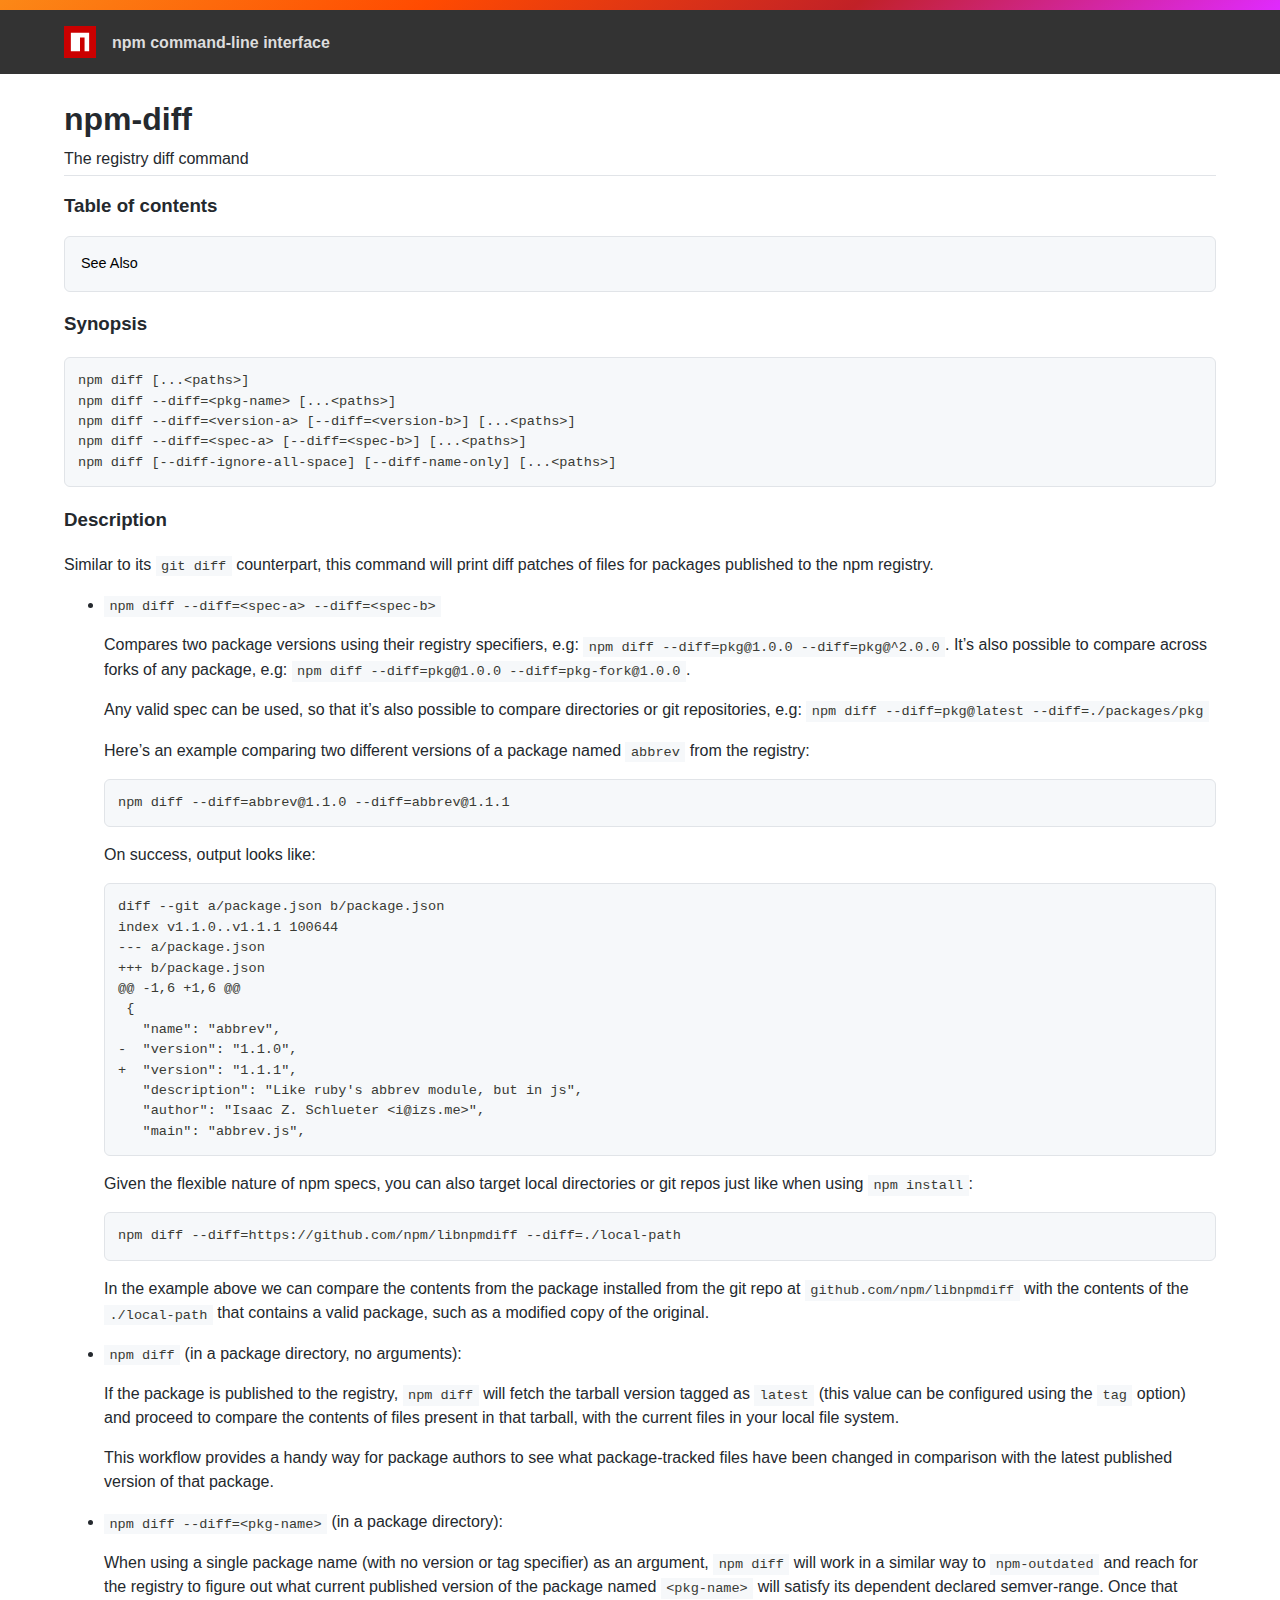
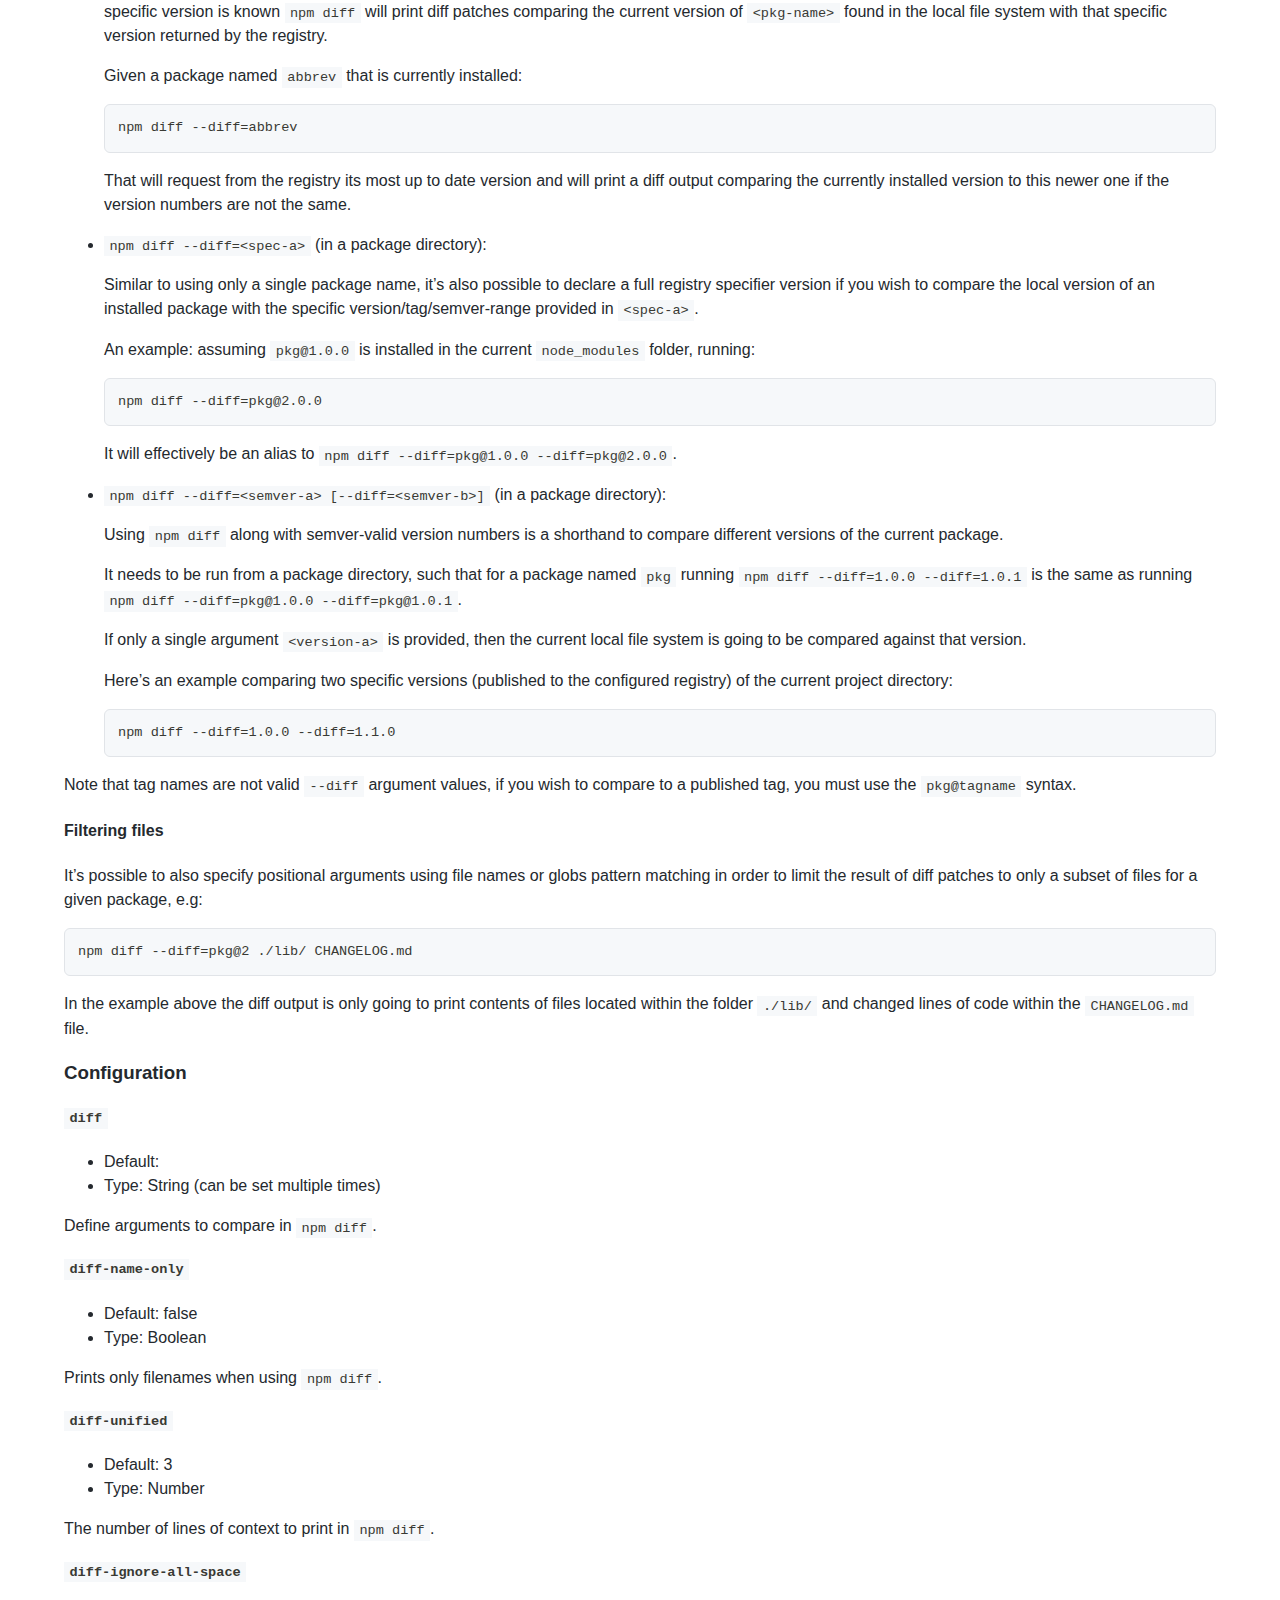
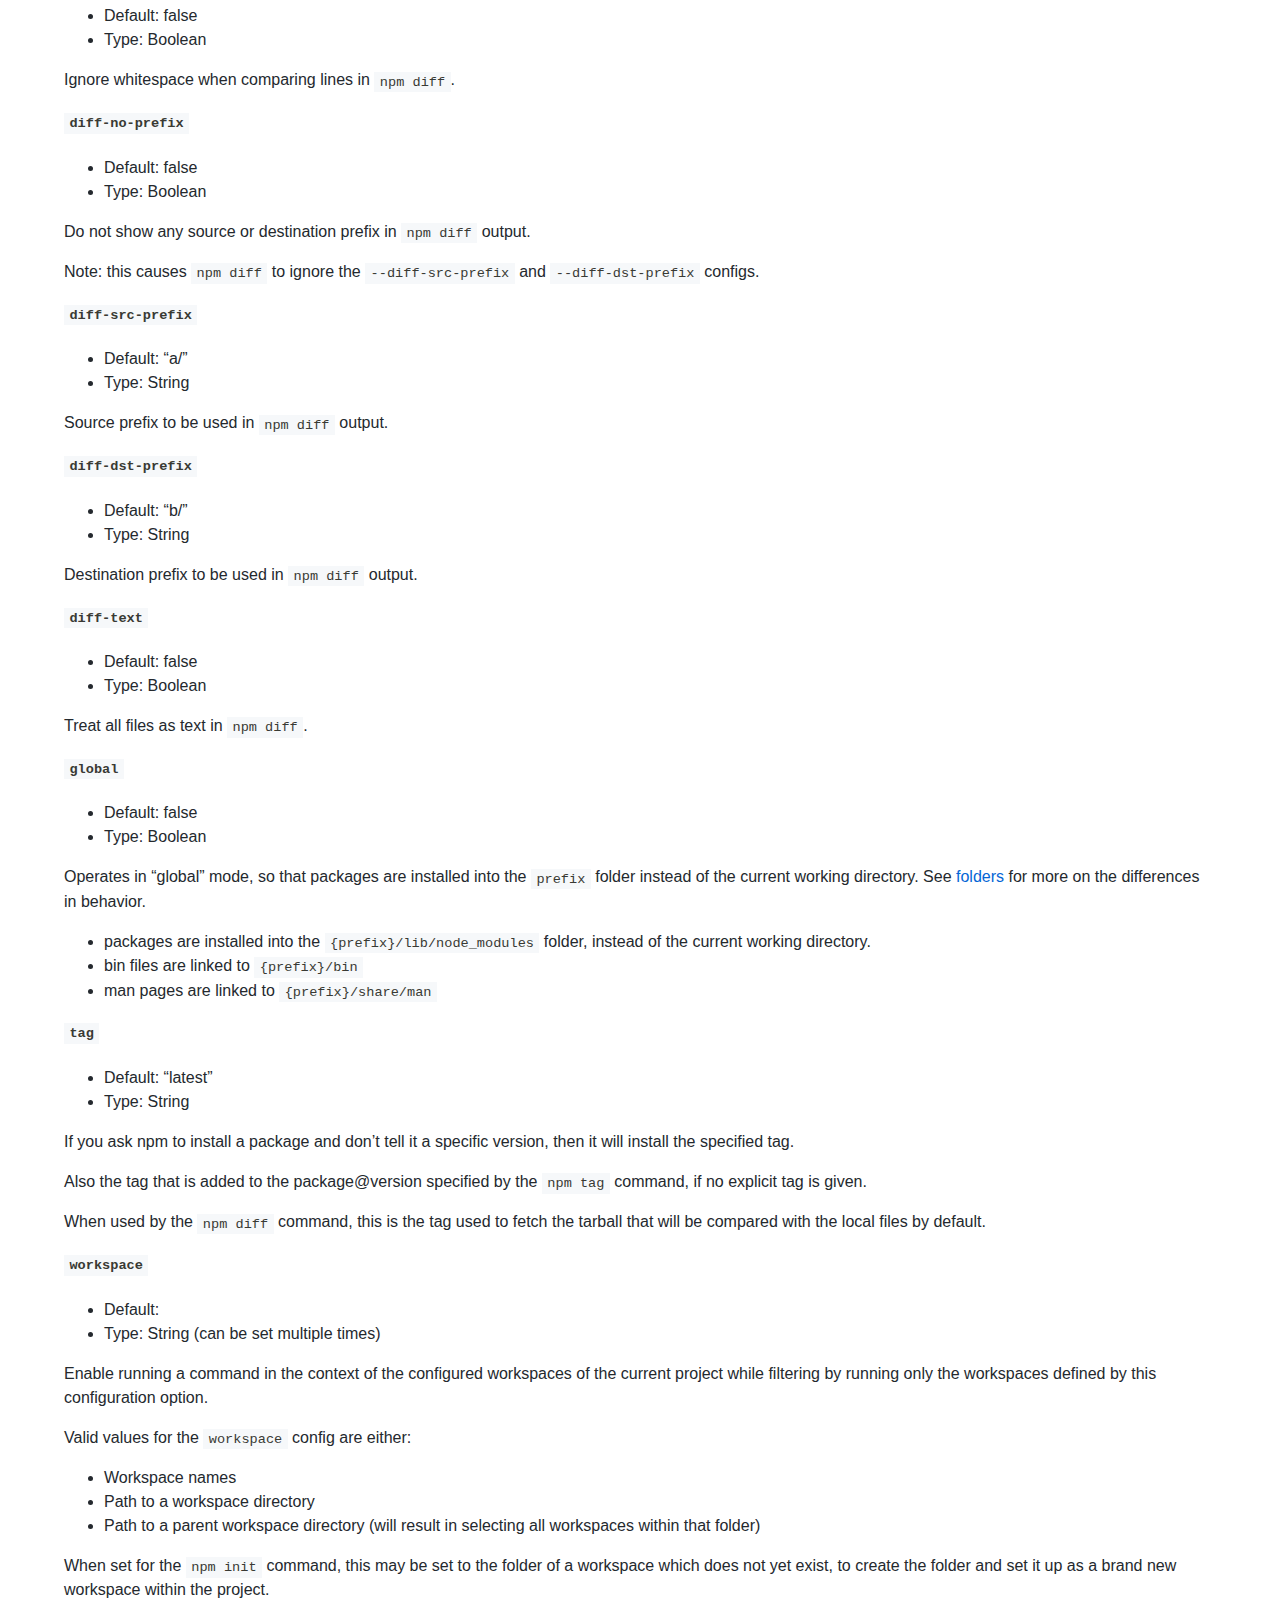
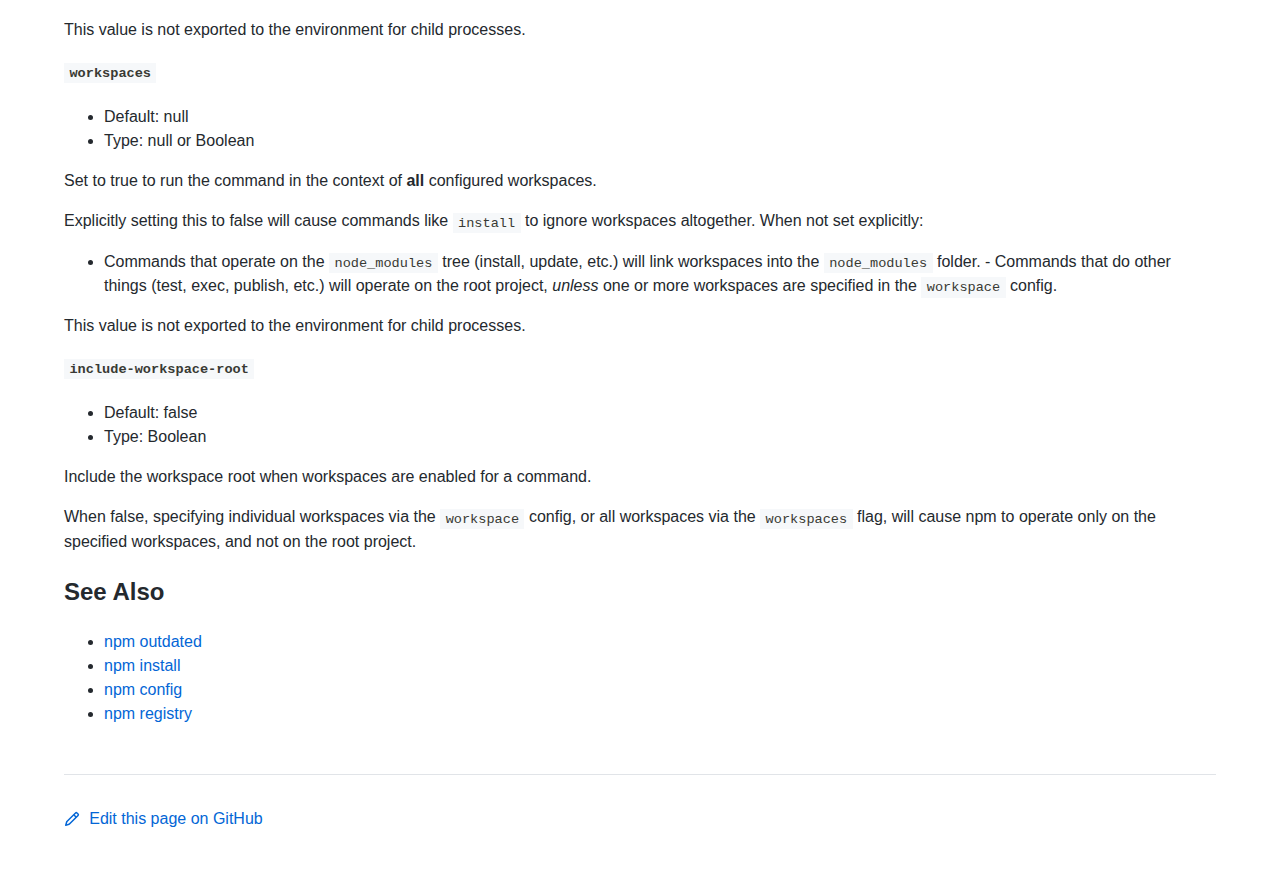
<file: .metadata/.plugins/org.eclipse.wildwebdeveloper.embedder.node/node-v16.13.0-win-x64/node_modules/npm/docs/output/commands/npm-diff.html>
<html><head>
<title>npm-diff</title>
<style>
body {
    background-color: #ffffff;
    color: #24292e;

    margin: 0;

    line-height: 1.5;

    font-family: -apple-system, BlinkMacSystemFont, "Segoe UI", Helvetica, Arial, sans-serif, "Apple Color Emoji", "Segoe UI Emoji";
}
#rainbar {
    height: 10px;
    background-image: linear-gradient(139deg, #fb8817, #ff4b01, #c12127, #e02aff);
}

a {
    text-decoration: none;
    color: #0366d6;
}
a:hover {
    text-decoration: underline;
}

pre {
    margin: 1em 0px;
    padding: 1em;
    border: solid 1px #e1e4e8;
    border-radius: 6px;

    display: block;
    overflow: auto;

    white-space: pre;

    background-color: #f6f8fa;
    color: #393a34;
}
code {
    font-family: SFMono-Regular, Consolas, "Liberation Mono", Menlo, Courier, monospace;
    font-size: 85%;
    padding: 0.2em 0.4em;
    background-color: #f6f8fa;
    color: #393a34;
}
pre > code {
    padding: 0;
    background-color: inherit;
    color: inherit;
}
h1, h2, h3 {
    font-weight: 600;
}

#logobar {
    background-color: #333333;
    margin: 0 auto;
    padding: 1em 4em;
}
#logobar .logo {
    float: left;
}
#logobar .title {
    font-weight: 600;
    color: #dddddd;
    float: left;
    margin: 5px 0 0 1em;
}
#logobar:after {
    content: "";
    display: block;
    clear: both;
}

#content {
    margin: 0 auto;
    padding: 0 4em;
}

#table_of_contents > h2 {
    font-size: 1.17em;
}
#table_of_contents ul:first-child {
    border: solid 1px #e1e4e8;
    border-radius: 6px;
    padding: 1em;
    background-color: #f6f8fa;
    color: #393a34;
}
#table_of_contents ul {
    list-style-type: none;
    padding-left: 1.5em;
}
#table_of_contents li {
    font-size: 0.9em;
}
#table_of_contents li a {
    color: #000000;
}

header.title {
    border-bottom: solid 1px #e1e4e8;
}
header.title > h1 {
    margin-bottom: 0.25em;
}
header.title > .description {
    display: block;
    margin-bottom: 0.5em;
    line-height: 1;
}

footer#edit {
    border-top: solid 1px #e1e4e8;
    margin: 3em 0 4em 0;
    padding-top: 2em;
}
</style>
</head>
<body>
<div id="banner">
<div id="rainbar"></div>
<div id="logobar">
<svg class="logo" role="img" height="32" width="32" viewBox="0 0 700 700">
<polygon fill="#cb0000" points="0,700 700,700 700,0 0,0"></polygon>
<polygon fill="#ffffff" points="150,550 350,550 350,250 450,250 450,550 550,550 550,150 150,150"></polygon>
</svg>
<div class="title">
npm command-line interface
</div>
</div>
</div>

<section id="content">
<header class="title">
<h1 id="npm-diff">npm-diff</h1>
<span class="description">The registry diff command</span>
</header>

<section id="table_of_contents">
<h2 id="table-of-contents">Table of contents</h2>
<div id="_table_of_contents"><ul><li><a href="#see-also">See Also</a></li></ul></div>
</section>

<div id="_content"><h3 id="synopsis">Synopsis</h3>
<pre lang="bash"><code>npm diff [...&lt;paths&gt;]
npm diff --diff=&lt;pkg-name&gt; [...&lt;paths&gt;]
npm diff --diff=&lt;version-a&gt; [--diff=&lt;version-b&gt;] [...&lt;paths&gt;]
npm diff --diff=&lt;spec-a&gt; [--diff=&lt;spec-b&gt;] [...&lt;paths&gt;]
npm diff [--diff-ignore-all-space] [--diff-name-only] [...&lt;paths&gt;]
</code></pre>
<h3 id="description">Description</h3>
<p>Similar to its <code>git diff</code> counterpart, this command will print diff patches
of files for packages published to the npm registry.</p>
<ul>
<li>
<p><code>npm diff --diff=&lt;spec-a&gt; --diff=&lt;spec-b&gt;</code></p>
<p>Compares two package versions using their registry specifiers, e.g:
<code>npm diff --diff=pkg@1.0.0 --diff=pkg@^2.0.0</code>. It’s also possible to
compare across forks of any package,
e.g: <code>npm diff --diff=pkg@1.0.0 --diff=pkg-fork@1.0.0</code>.</p>
<p>Any valid spec can be used, so that it’s also possible to compare
directories or git repositories,
e.g: <code>npm diff --diff=pkg@latest --diff=./packages/pkg</code></p>
<p>Here’s an example comparing two different versions of a package named
<code>abbrev</code> from the registry:</p>
<pre lang="bash"><code>npm diff --diff=abbrev@1.1.0 --diff=abbrev@1.1.1
</code></pre>
<p>On success, output looks like:</p>
<pre lang="bash"><code>diff --git a/package.json b/package.json
index v1.1.0..v1.1.1 100644
--- a/package.json
+++ b/package.json
@@ -1,6 +1,6 @@
 {
   "name": "abbrev",
-  "version": "1.1.0",
+  "version": "1.1.1",
   "description": "Like ruby's abbrev module, but in js",
   "author": "Isaac Z. Schlueter &lt;i@izs.me&gt;",
   "main": "abbrev.js",
</code></pre>
<p>Given the flexible nature of npm specs, you can also target local
directories or git repos just like when using <code>npm install</code>:</p>
<pre lang="bash"><code>npm diff --diff=https://github.com/npm/libnpmdiff --diff=./local-path
</code></pre>
<p>In the example above we can compare the contents from the package installed
from the git repo at <code>github.com/npm/libnpmdiff</code> with the contents of the
<code>./local-path</code> that contains a valid package, such as a modified copy of
the original.</p>
</li>
<li>
<p><code>npm diff</code> (in a package directory, no arguments):</p>
<p>If the package is published to the registry, <code>npm diff</code> will fetch the
tarball version tagged as <code>latest</code> (this value can be configured using the
<code>tag</code> option) and proceed to compare the contents of files present in that
tarball, with the current files in your local file system.</p>
<p>This workflow provides a handy way for package authors to see what
package-tracked files have been changed in comparison with the latest
published version of that package.</p>
</li>
<li>
<p><code>npm diff --diff=&lt;pkg-name&gt;</code> (in a package directory):</p>
<p>When using a single package name (with no version or tag specifier) as an
argument, <code>npm diff</code> will work in a similar way to
<a href="npm-outdated"><code>npm-outdated</code></a> and reach for the registry to figure out
what current published version of the package named <code>&lt;pkg-name&gt;</code>
will satisfy its dependent declared semver-range. Once that specific
version is known <code>npm diff</code> will print diff patches comparing the
current version of <code>&lt;pkg-name&gt;</code> found in the local file system with
that specific version returned by the registry.</p>
<p>Given a package named <code>abbrev</code> that is currently installed:</p>
<pre lang="bash"><code>npm diff --diff=abbrev
</code></pre>
<p>That will request from the registry its most up to date version and
will print a diff output comparing the currently installed version to this
newer one if the version numbers are not the same.</p>
</li>
<li>
<p><code>npm diff --diff=&lt;spec-a&gt;</code> (in a package directory):</p>
<p>Similar to using only a single package name, it’s also possible to declare
a full registry specifier version if you wish to compare the local version
of an installed package with the specific version/tag/semver-range provided
in <code>&lt;spec-a&gt;</code>.</p>
<p>An example: assuming <code>pkg@1.0.0</code> is installed in the current <code>node_modules</code>
folder, running:</p>
<pre lang="bash"><code>npm diff --diff=pkg@2.0.0
</code></pre>
<p>It will effectively be an alias to
<code>npm diff --diff=pkg@1.0.0 --diff=pkg@2.0.0</code>.</p>
</li>
<li>
<p><code>npm diff --diff=&lt;semver-a&gt; [--diff=&lt;semver-b&gt;]</code> (in a package directory):</p>
<p>Using <code>npm diff</code> along with semver-valid version numbers is a shorthand
to compare different versions of the current package.</p>
<p>It needs to be run from a package directory, such that for a package named
<code>pkg</code> running <code>npm diff --diff=1.0.0 --diff=1.0.1</code> is the same as running
<code>npm diff --diff=pkg@1.0.0 --diff=pkg@1.0.1</code>.</p>
<p>If only a single argument <code>&lt;version-a&gt;</code> is provided, then the current local
file system is going to be compared against that version.</p>
<p>Here’s an example comparing two specific versions (published to the
configured registry) of the current project directory:</p>
<pre lang="bash"><code>npm diff --diff=1.0.0 --diff=1.1.0
</code></pre>
</li>
</ul>
<p>Note that tag names are not valid <code>--diff</code> argument values, if you wish to
compare to a published tag, you must use the <code>pkg@tagname</code> syntax.</p>
<h4 id="filtering-files">Filtering files</h4>
<p>It’s possible to also specify positional arguments using file names or globs
pattern matching in order to limit the result of diff patches to only a subset
of files for a given package, e.g:</p>
<pre lang="bash"><code>npm diff --diff=pkg@2 ./lib/ CHANGELOG.md
</code></pre>
<p>In the example above the diff output is only going to print contents of files
located within the folder <code>./lib/</code> and changed lines of code within the
<code>CHANGELOG.md</code> file.</p>
<h3 id="configuration">Configuration</h3>
<!-- raw HTML omitted -->
<!-- raw HTML omitted -->
<!-- raw HTML omitted -->
<h4 id="diff"><code>diff</code></h4>
<ul>
<li>Default:</li>
<li>Type: String (can be set multiple times)</li>
</ul>
<p>Define arguments to compare in <code>npm diff</code>.</p>
<!-- raw HTML omitted -->
<!-- raw HTML omitted -->
<h4 id="diff-name-only"><code>diff-name-only</code></h4>
<ul>
<li>Default: false</li>
<li>Type: Boolean</li>
</ul>
<p>Prints only filenames when using <code>npm diff</code>.</p>
<!-- raw HTML omitted -->
<!-- raw HTML omitted -->
<h4 id="diff-unified"><code>diff-unified</code></h4>
<ul>
<li>Default: 3</li>
<li>Type: Number</li>
</ul>
<p>The number of lines of context to print in <code>npm diff</code>.</p>
<!-- raw HTML omitted -->
<!-- raw HTML omitted -->
<h4 id="diff-ignore-all-space"><code>diff-ignore-all-space</code></h4>
<ul>
<li>Default: false</li>
<li>Type: Boolean</li>
</ul>
<p>Ignore whitespace when comparing lines in <code>npm diff</code>.</p>
<!-- raw HTML omitted -->
<!-- raw HTML omitted -->
<h4 id="diff-no-prefix"><code>diff-no-prefix</code></h4>
<ul>
<li>Default: false</li>
<li>Type: Boolean</li>
</ul>
<p>Do not show any source or destination prefix in <code>npm diff</code> output.</p>
<p>Note: this causes <code>npm diff</code> to ignore the <code>--diff-src-prefix</code> and
<code>--diff-dst-prefix</code> configs.</p>
<!-- raw HTML omitted -->
<!-- raw HTML omitted -->
<h4 id="diff-src-prefix"><code>diff-src-prefix</code></h4>
<ul>
<li>Default: “a/”</li>
<li>Type: String</li>
</ul>
<p>Source prefix to be used in <code>npm diff</code> output.</p>
<!-- raw HTML omitted -->
<!-- raw HTML omitted -->
<h4 id="diff-dst-prefix"><code>diff-dst-prefix</code></h4>
<ul>
<li>Default: “b/”</li>
<li>Type: String</li>
</ul>
<p>Destination prefix to be used in <code>npm diff</code> output.</p>
<!-- raw HTML omitted -->
<!-- raw HTML omitted -->
<h4 id="diff-text"><code>diff-text</code></h4>
<ul>
<li>Default: false</li>
<li>Type: Boolean</li>
</ul>
<p>Treat all files as text in <code>npm diff</code>.</p>
<!-- raw HTML omitted -->
<!-- raw HTML omitted -->
<h4 id="global"><code>global</code></h4>
<ul>
<li>Default: false</li>
<li>Type: Boolean</li>
</ul>
<p>Operates in “global” mode, so that packages are installed into the <code>prefix</code>
folder instead of the current working directory. See
<a href="../configuring-npm/folders.html">folders</a> for more on the differences in behavior.</p>
<ul>
<li>packages are installed into the <code>{prefix}/lib/node_modules</code> folder, instead
of the current working directory.</li>
<li>bin files are linked to <code>{prefix}/bin</code></li>
<li>man pages are linked to <code>{prefix}/share/man</code></li>
</ul>
<!-- raw HTML omitted -->
<!-- raw HTML omitted -->
<h4 id="tag"><code>tag</code></h4>
<ul>
<li>Default: “latest”</li>
<li>Type: String</li>
</ul>
<p>If you ask npm to install a package and don’t tell it a specific version,
then it will install the specified tag.</p>
<p>Also the tag that is added to the package@version specified by the <code>npm tag</code>
command, if no explicit tag is given.</p>
<p>When used by the <code>npm diff</code> command, this is the tag used to fetch the
tarball that will be compared with the local files by default.</p>
<!-- raw HTML omitted -->
<!-- raw HTML omitted -->
<h4 id="workspace"><code>workspace</code></h4>
<ul>
<li>Default:</li>
<li>Type: String (can be set multiple times)</li>
</ul>
<p>Enable running a command in the context of the configured workspaces of the
current project while filtering by running only the workspaces defined by
this configuration option.</p>
<p>Valid values for the <code>workspace</code> config are either:</p>
<ul>
<li>Workspace names</li>
<li>Path to a workspace directory</li>
<li>Path to a parent workspace directory (will result in selecting all
workspaces within that folder)</li>
</ul>
<p>When set for the <code>npm init</code> command, this may be set to the folder of a
workspace which does not yet exist, to create the folder and set it up as a
brand new workspace within the project.</p>
<p>This value is not exported to the environment for child processes.</p>
<!-- raw HTML omitted -->
<!-- raw HTML omitted -->
<h4 id="workspaces"><code>workspaces</code></h4>
<ul>
<li>Default: null</li>
<li>Type: null or Boolean</li>
</ul>
<p>Set to true to run the command in the context of <strong>all</strong> configured
workspaces.</p>
<p>Explicitly setting this to false will cause commands like <code>install</code> to
ignore workspaces altogether. When not set explicitly:</p>
<ul>
<li>Commands that operate on the <code>node_modules</code> tree (install, update, etc.)
will link workspaces into the <code>node_modules</code> folder. - Commands that do
other things (test, exec, publish, etc.) will operate on the root project,
<em>unless</em> one or more workspaces are specified in the <code>workspace</code> config.</li>
</ul>
<p>This value is not exported to the environment for child processes.</p>
<!-- raw HTML omitted -->
<!-- raw HTML omitted -->
<h4 id="include-workspace-root"><code>include-workspace-root</code></h4>
<ul>
<li>Default: false</li>
<li>Type: Boolean</li>
</ul>
<p>Include the workspace root when workspaces are enabled for a command.</p>
<p>When false, specifying individual workspaces via the <code>workspace</code> config, or
all workspaces via the <code>workspaces</code> flag, will cause npm to operate only on
the specified workspaces, and not on the root project.</p>
<!-- raw HTML omitted -->
<!-- raw HTML omitted -->
<!-- raw HTML omitted -->
<h2 id="see-also">See Also</h2>
<ul>
<li><a href="../commands/npm-outdated.html">npm outdated</a></li>
<li><a href="../commands/npm-install.html">npm install</a></li>
<li><a href="../commands/npm-config.html">npm config</a></li>
<li><a href="../using-npm/registry.html">npm registry</a></li>
</ul>
</div>

<footer id="edit">
<a href="https://github.com/npm/cli/edit/latest/docs/content/commands/npm-diff.md">
<svg role="img" viewBox="0 0 16 16" width="16" height="16" fill="currentcolor" style="vertical-align: text-bottom; margin-right: 0.3em;">
<path fill-rule="evenodd" d="M11.013 1.427a1.75 1.75 0 012.474 0l1.086 1.086a1.75 1.75 0 010 2.474l-8.61 8.61c-.21.21-.47.364-.756.445l-3.251.93a.75.75 0 01-.927-.928l.929-3.25a1.75 1.75 0 01.445-.758l8.61-8.61zm1.414 1.06a.25.25 0 00-.354 0L10.811 3.75l1.439 1.44 1.263-1.263a.25.25 0 000-.354l-1.086-1.086zM11.189 6.25L9.75 4.81l-6.286 6.287a.25.25 0 00-.064.108l-.558 1.953 1.953-.558a.249.249 0 00.108-.064l6.286-6.286z"></path>
</svg>
Edit this page on GitHub
</a>
</footer>
</section>



</body></html>
</file>
<file: springboot-rest-api-sample/src/main/resources/static/css.css>
@charset "utf-8";

h3 {
	text-align: center;
	
}
.mb-1{
	text-align: center;
}
.mb-2{
	text-align: center;
}
.mb-3{
	text-align: center;
}
</file>
<file: .metadata/.plugins/org.eclipse.wildwebdeveloper.embedder.node/node-v16.13.0-win-x64/node_modules/npm/node_modules/unique-filename/coverage/prettify.css>
.pln{color:#000}@media screen{.str{color:#080}.kwd{color:#008}.com{color:#800}.typ{color:#606}.lit{color:#066}.pun,.opn,.clo{color:#660}.tag{color:#008}.atn{color:#606}.atv{color:#080}.dec,.var{color:#606}.fun{color:red}}@media print,projection{.str{color:#060}.kwd{color:#006;font-weight:bold}.com{color:#600;font-style:italic}.typ{color:#404;font-weight:bold}.lit{color:#044}.pun,.opn,.clo{color:#440}.tag{color:#006;font-weight:bold}.atn{color:#404}.atv{color:#060}}pre.prettyprint{padding:2px;border:1px solid #888}ol.linenums{margin-top:0;margin-bottom:0}li.L0,li.L1,li.L2,li.L3,li.L5,li.L6,li.L7,li.L8{list-style-type:none}li.L1,li.L3,li.L5,li.L7,li.L9{background:#eee}
</file>
<file: .metadata/.plugins/org.eclipse.wildwebdeveloper.embedder.node/node-v16.13.0-win-x64/node_modules/npm/node_modules/unique-filename/coverage/base.css>
body, html {
    margin:0; padding: 0;
}
body {
    font-family: Helvetica Neue, Helvetica,Arial;
    font-size: 10pt;
}
div.header, div.footer {
    background: #eee;
    padding: 1em;
}
div.header {
    z-index: 100;
    position: fixed;
    top: 0;
    border-bottom: 1px solid #666;
    width: 100%;
}
div.footer {
    border-top: 1px solid #666;
}
div.body {
    margin-top: 10em;
}
div.meta {
    font-size: 90%;
    text-align: center;
}
h1, h2, h3 {
    font-weight: normal;
}
h1 {
    font-size: 12pt;
}
h2 {
    font-size: 10pt;
}
pre {
    font-family: Consolas, Menlo, Monaco, monospace;
    margin: 0;
    padding: 0;
    line-height: 1.3;
    font-size: 14px;
    -moz-tab-size: 2;
    -o-tab-size:  2;
    tab-size: 2;
}

div.path { font-size: 110%; }
div.path a:link, div.path a:visited { color: #000; }
table.coverage { border-collapse: collapse; margin:0; padding: 0 }

table.coverage td {
    margin: 0;
    padding: 0;
    color: #111;
    vertical-align: top;
}
table.coverage td.line-count {
    width: 50px;
    text-align: right;
    padding-right: 5px;
}
table.coverage td.line-coverage {
    color: #777 !important;
    text-align: right;
    border-left: 1px solid #666;
    border-right: 1px solid #666;
}

table.coverage td.text {
}

table.coverage td span.cline-any {
    display: inline-block;
    padding: 0 5px;
    width: 40px;
}
table.coverage td span.cline-neutral {
    background: #eee;
}
table.coverage td span.cline-yes {
    background: #b5d592;
    color: #999;
}
table.coverage td span.cline-no {
    background: #fc8c84;
}

.cstat-yes { color: #111; }
.cstat-no { background: #fc8c84; color: #111; }
.fstat-no { background: #ffc520; color: #111 !important; }
.cbranch-no { background:  yellow !important; color: #111; }

.cstat-skip { background: #ddd; color: #111; }
.fstat-skip { background: #ddd; color: #111 !important; }
.cbranch-skip { background: #ddd !important; color: #111; }

.missing-if-branch {
    display: inline-block;
    margin-right: 10px;
    position: relative;
    padding: 0 4px;
    background: black;
    color: yellow;
}

.skip-if-branch {
    display: none;
    margin-right: 10px;
    position: relative;
    padding: 0 4px;
    background: #ccc;
    color: white;
}

.missing-if-branch .typ, .skip-if-branch .typ {
    color: inherit !important;
}

.entity, .metric { font-weight: bold; }
.metric { display: inline-block; border: 1px solid #333; padding: 0.3em; background: white; }
.metric small { font-size: 80%; font-weight: normal; color: #666; }

div.coverage-summary table { border-collapse: collapse; margin: 3em; font-size: 110%; }
div.coverage-summary td, div.coverage-summary table  th { margin: 0; padding: 0.25em 1em; border-top: 1px solid #666; border-bottom: 1px solid #666; }
div.coverage-summary th { text-align: left; border: 1px solid #666; background: #eee; font-weight: normal; }
div.coverage-summary th.file { border-right: none !important; }
div.coverage-summary th.pic { border-left: none !important; text-align: right; }
div.coverage-summary th.pct { border-right: none !important; }
div.coverage-summary th.abs { border-left: none !important; text-align: right; }
div.coverage-summary td.pct { text-align: right; border-left: 1px solid #666; }
div.coverage-summary td.abs { text-align: right; font-size: 90%; color: #444; border-right: 1px solid #666; }
div.coverage-summary td.file { border-left: 1px solid #666; white-space: nowrap;  }
div.coverage-summary td.pic { min-width: 120px !important;  }
div.coverage-summary a:link { text-decoration: none; color: #000; }
div.coverage-summary a:visited { text-decoration: none; color: #777; }
div.coverage-summary a:hover { text-decoration: underline; }
div.coverage-summary tfoot td { border-top: 1px solid #666; }

div.coverage-summary .sorter {
    height: 10px;
    width: 7px;
    display: inline-block;
    margin-left: 0.5em;
    background: url(sort-arrow-sprite.png) no-repeat scroll 0 0 transparent;
}
div.coverage-summary .sorted .sorter {
    background-position: 0 -20px;
}
div.coverage-summary .sorted-desc .sorter {
    background-position: 0 -10px;
}

.high { background: #b5d592 !important; }
.medium { background: #ffe87c !important; }
.low { background: #fc8c84 !important; }

span.cover-fill, span.cover-empty {
    display:inline-block;
    border:1px solid #444;
    background: white;
    height: 12px;
}
span.cover-fill {
    background: #ccc;
    border-right: 1px solid #444;
}
span.cover-empty {
    background: white;
    border-left: none;
}
span.cover-full {
    border-right: none !important;
}
pre.prettyprint {
    border: none !important;
    padding: 0 !important;
    margin: 0 !important;
}
.com { color: #999 !important; }
.ignore-none { color: #999; font-weight: normal; }
</file>
